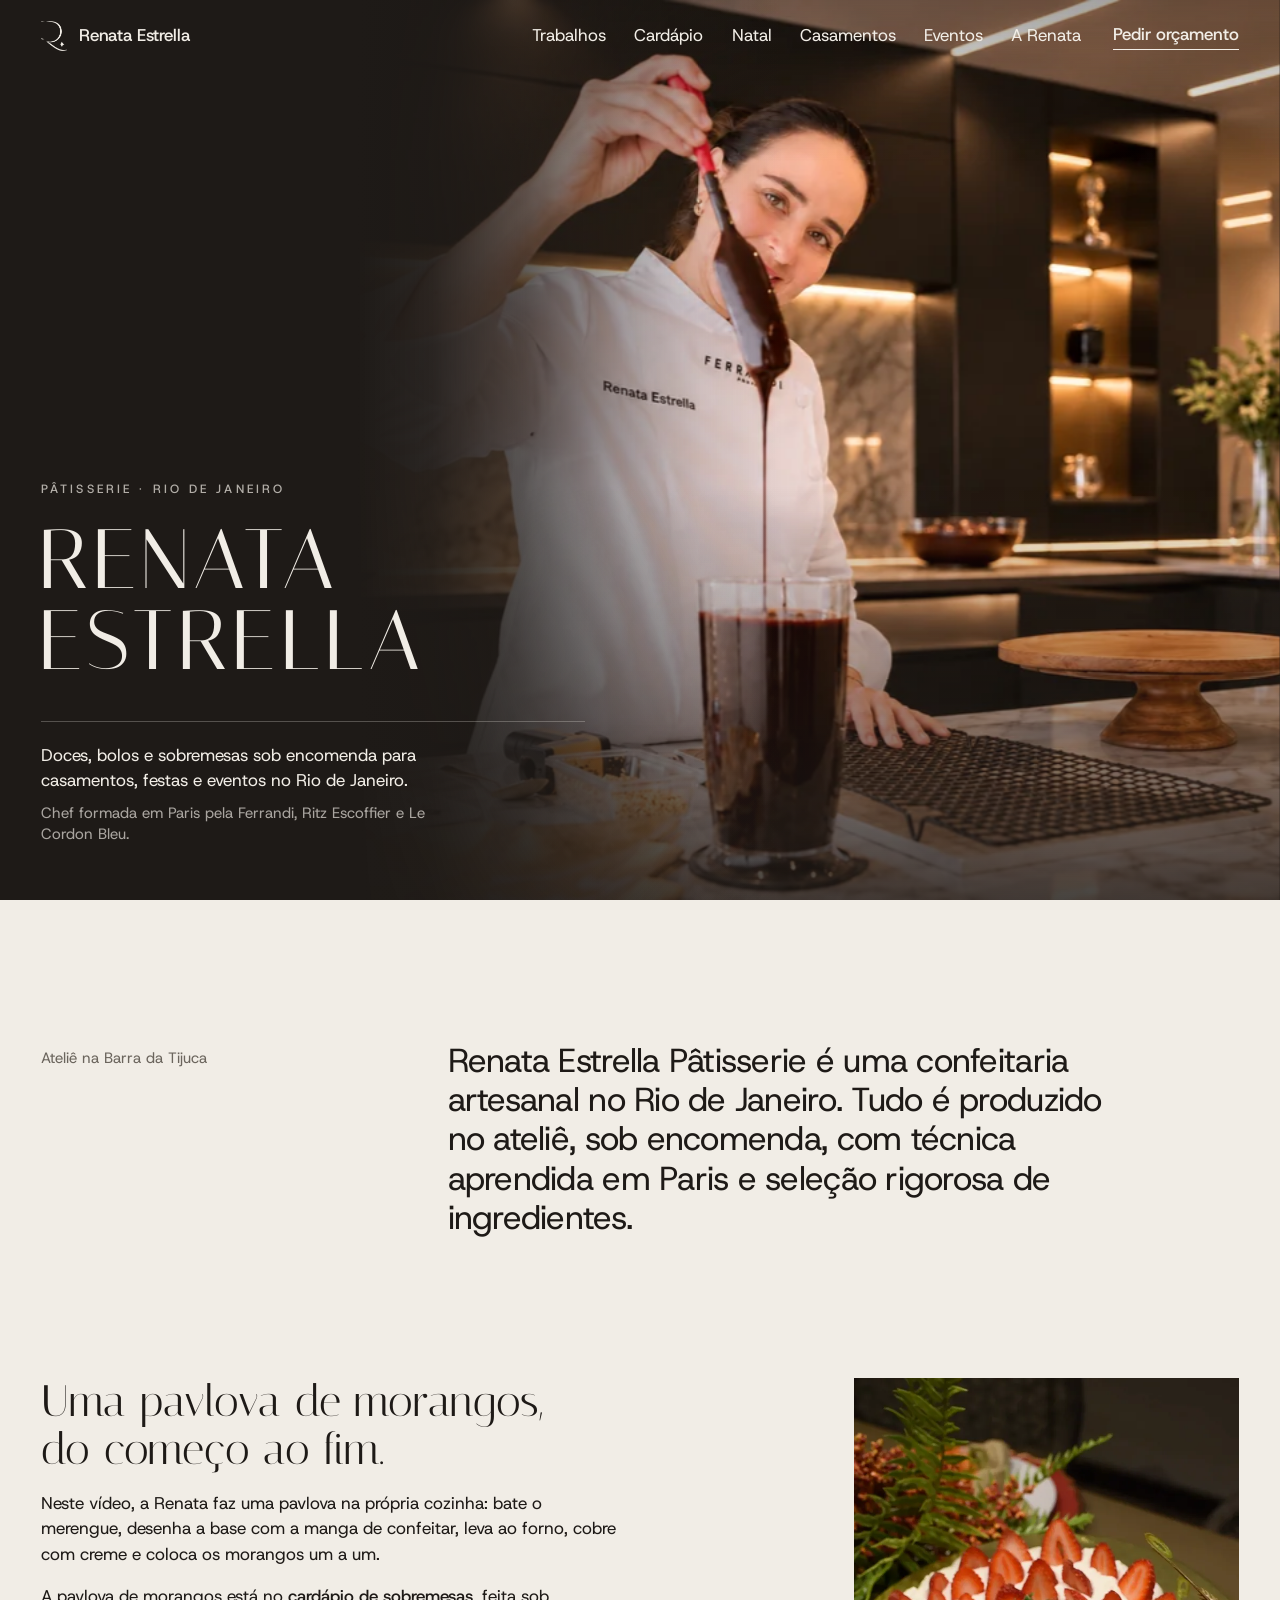
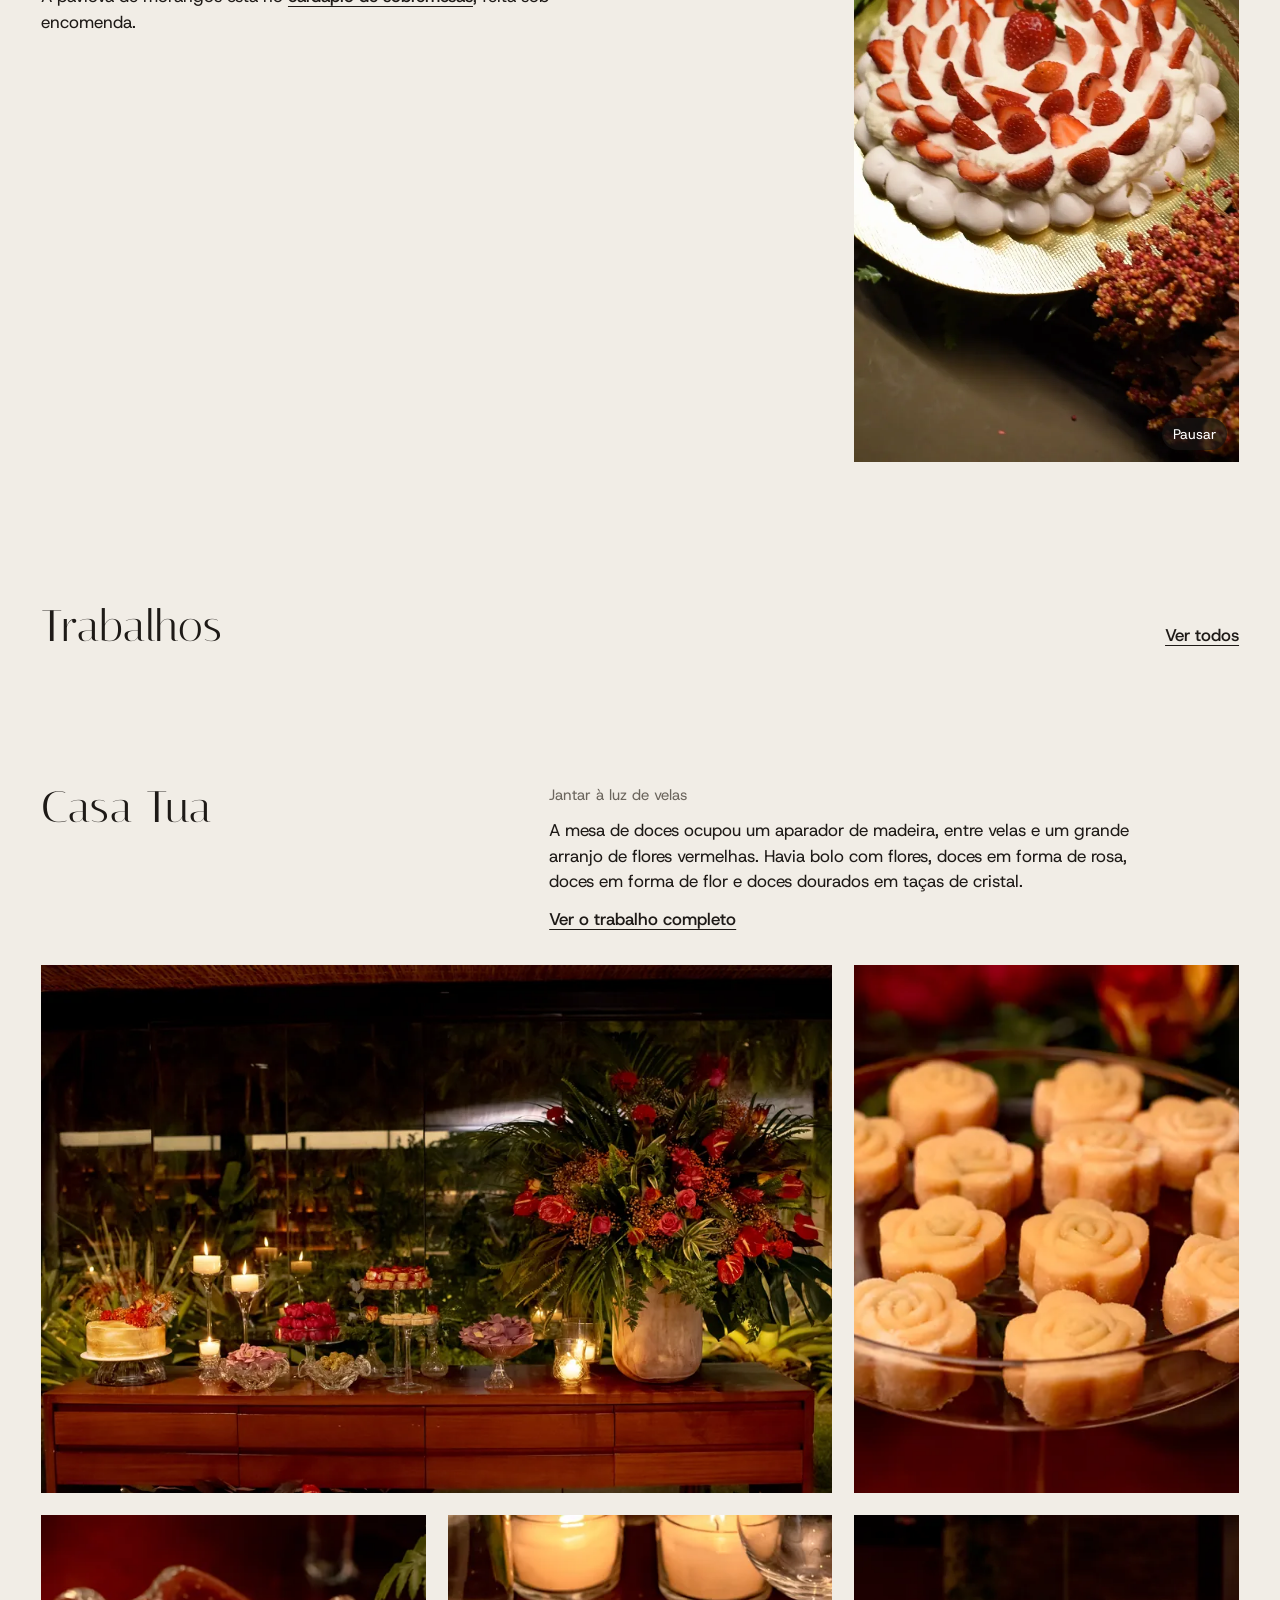
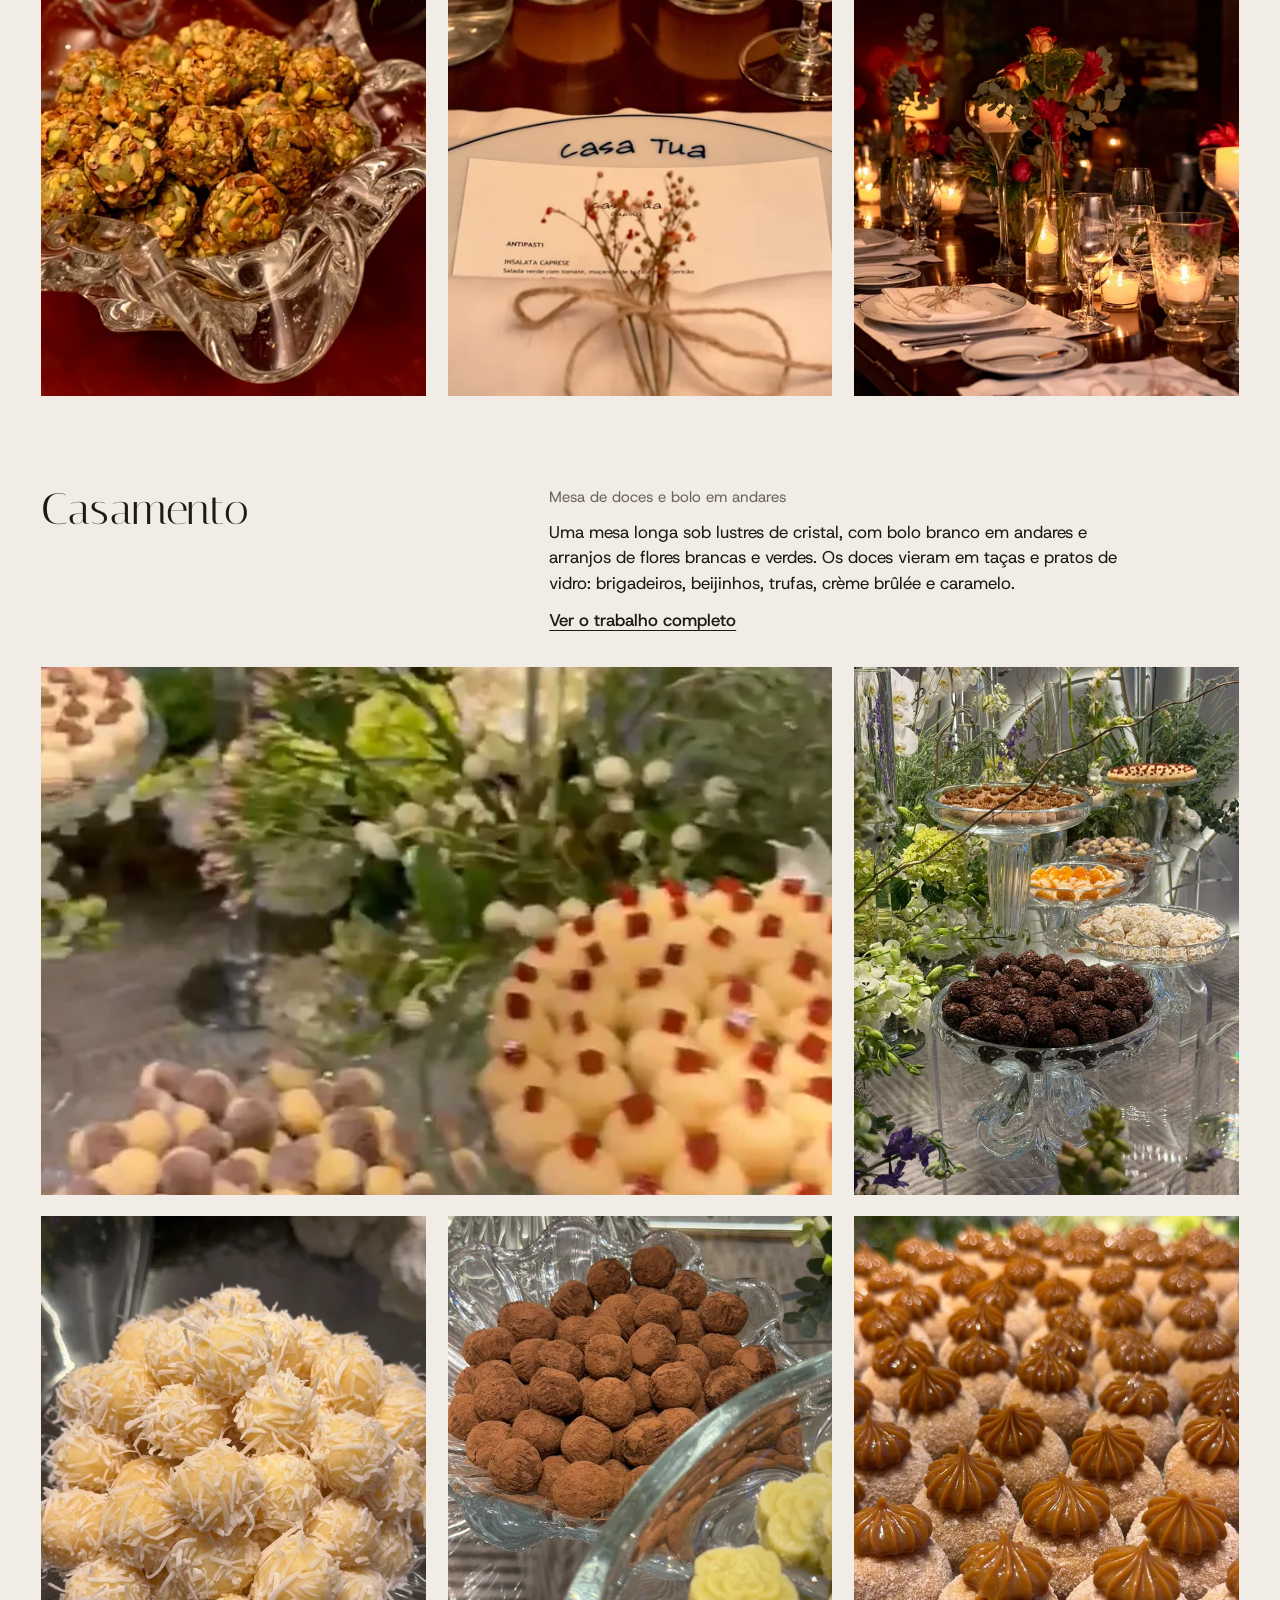
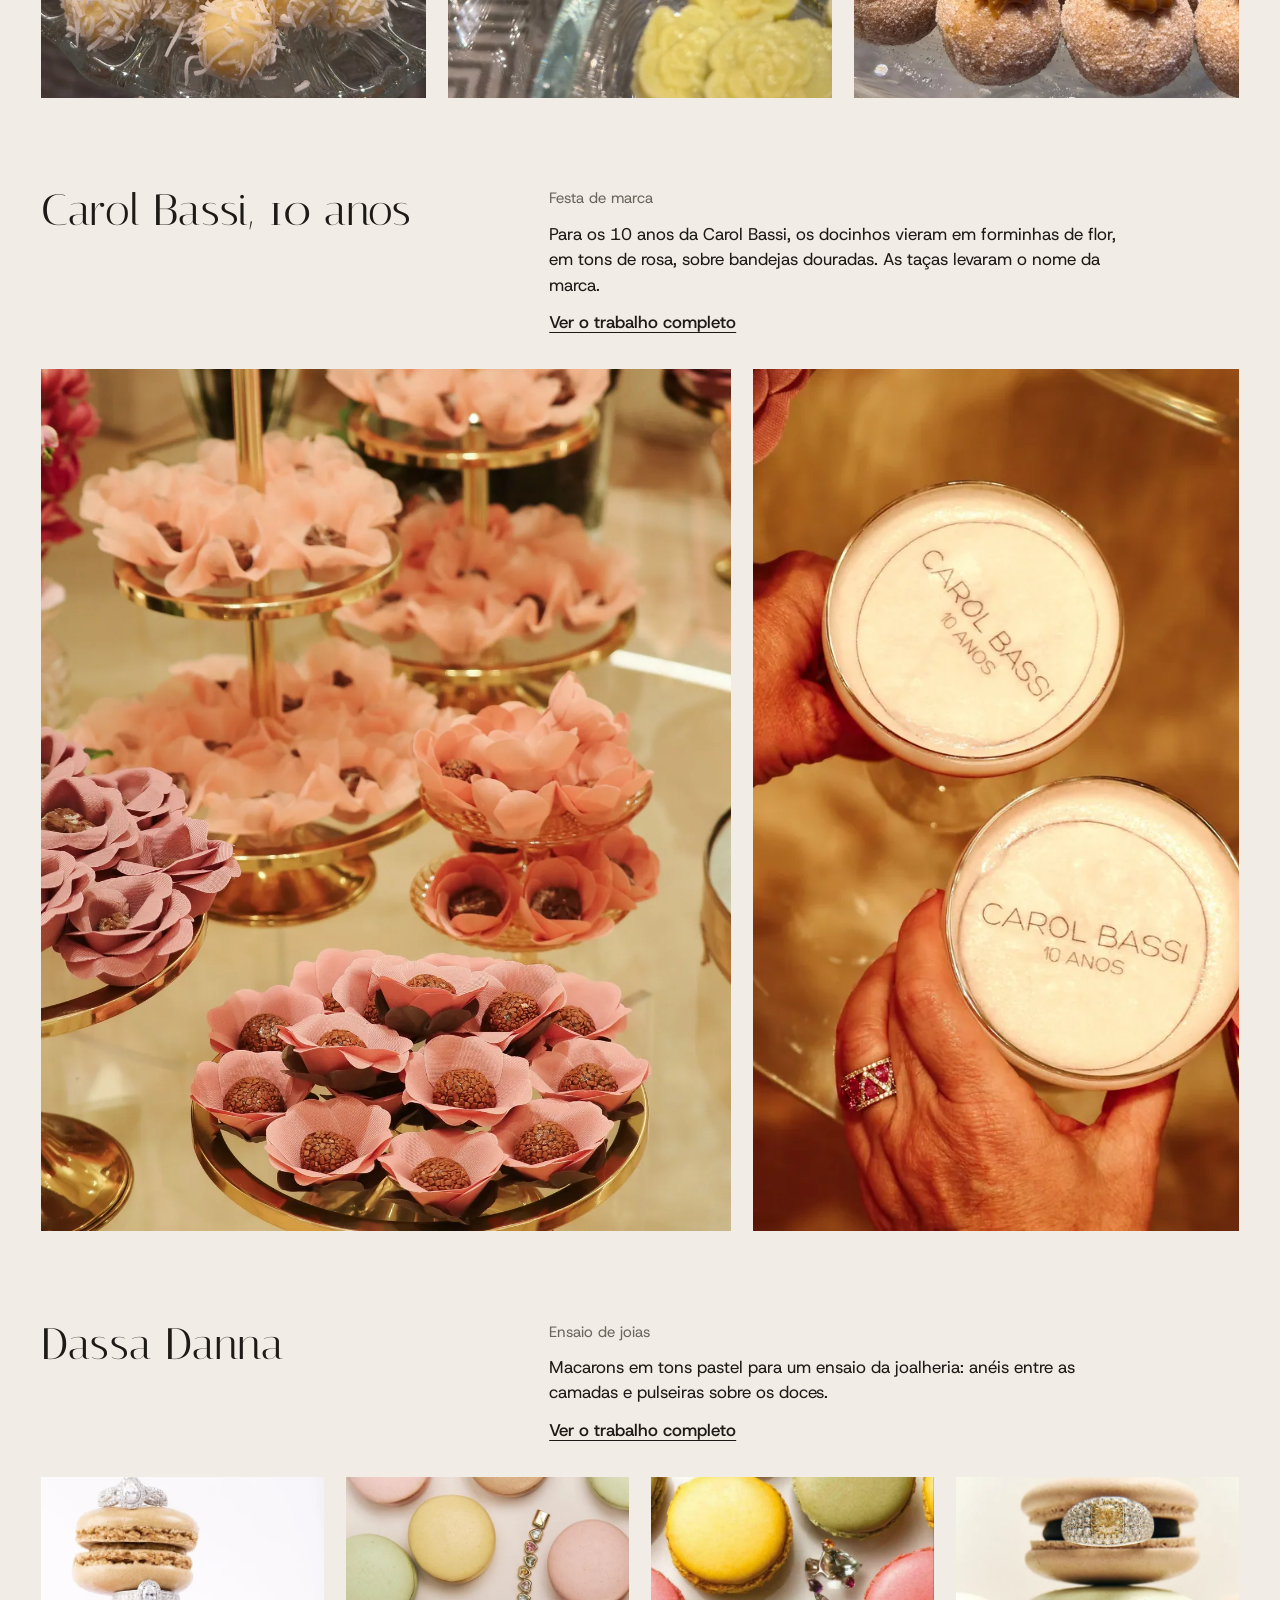
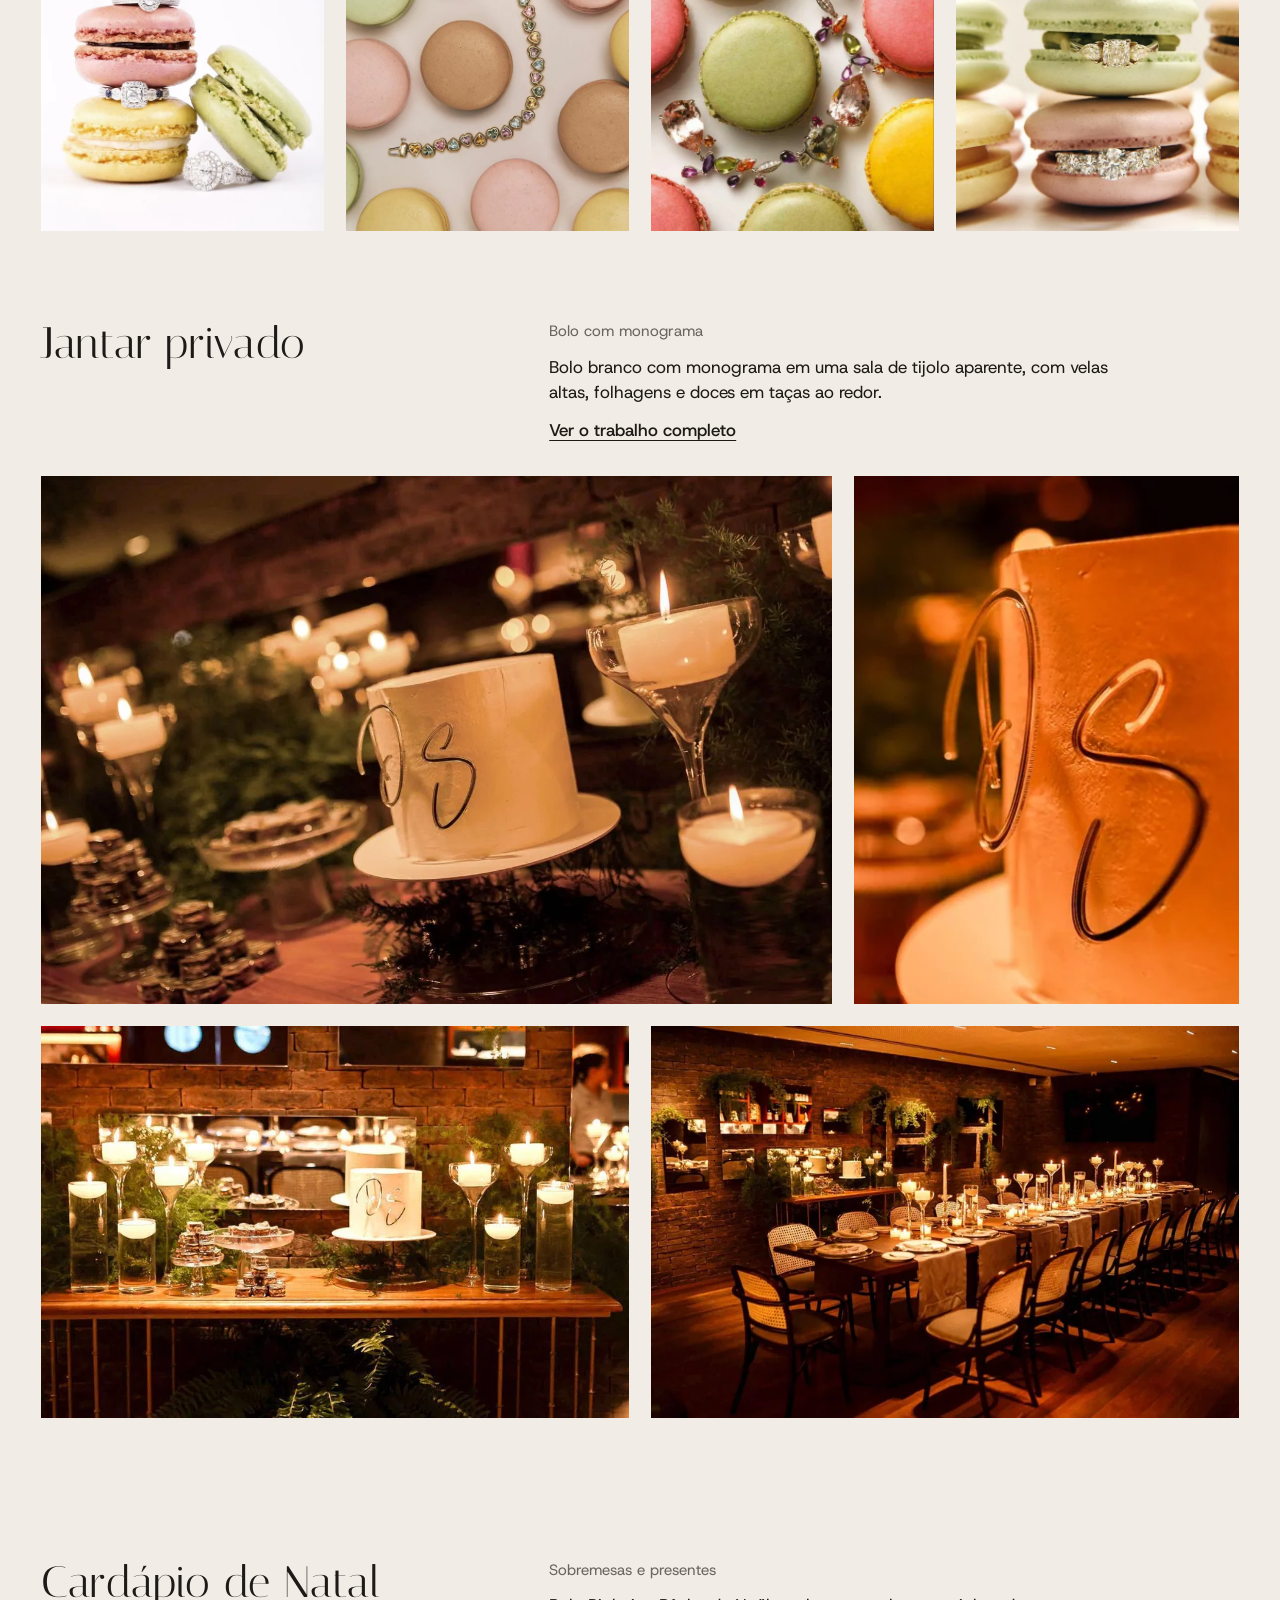
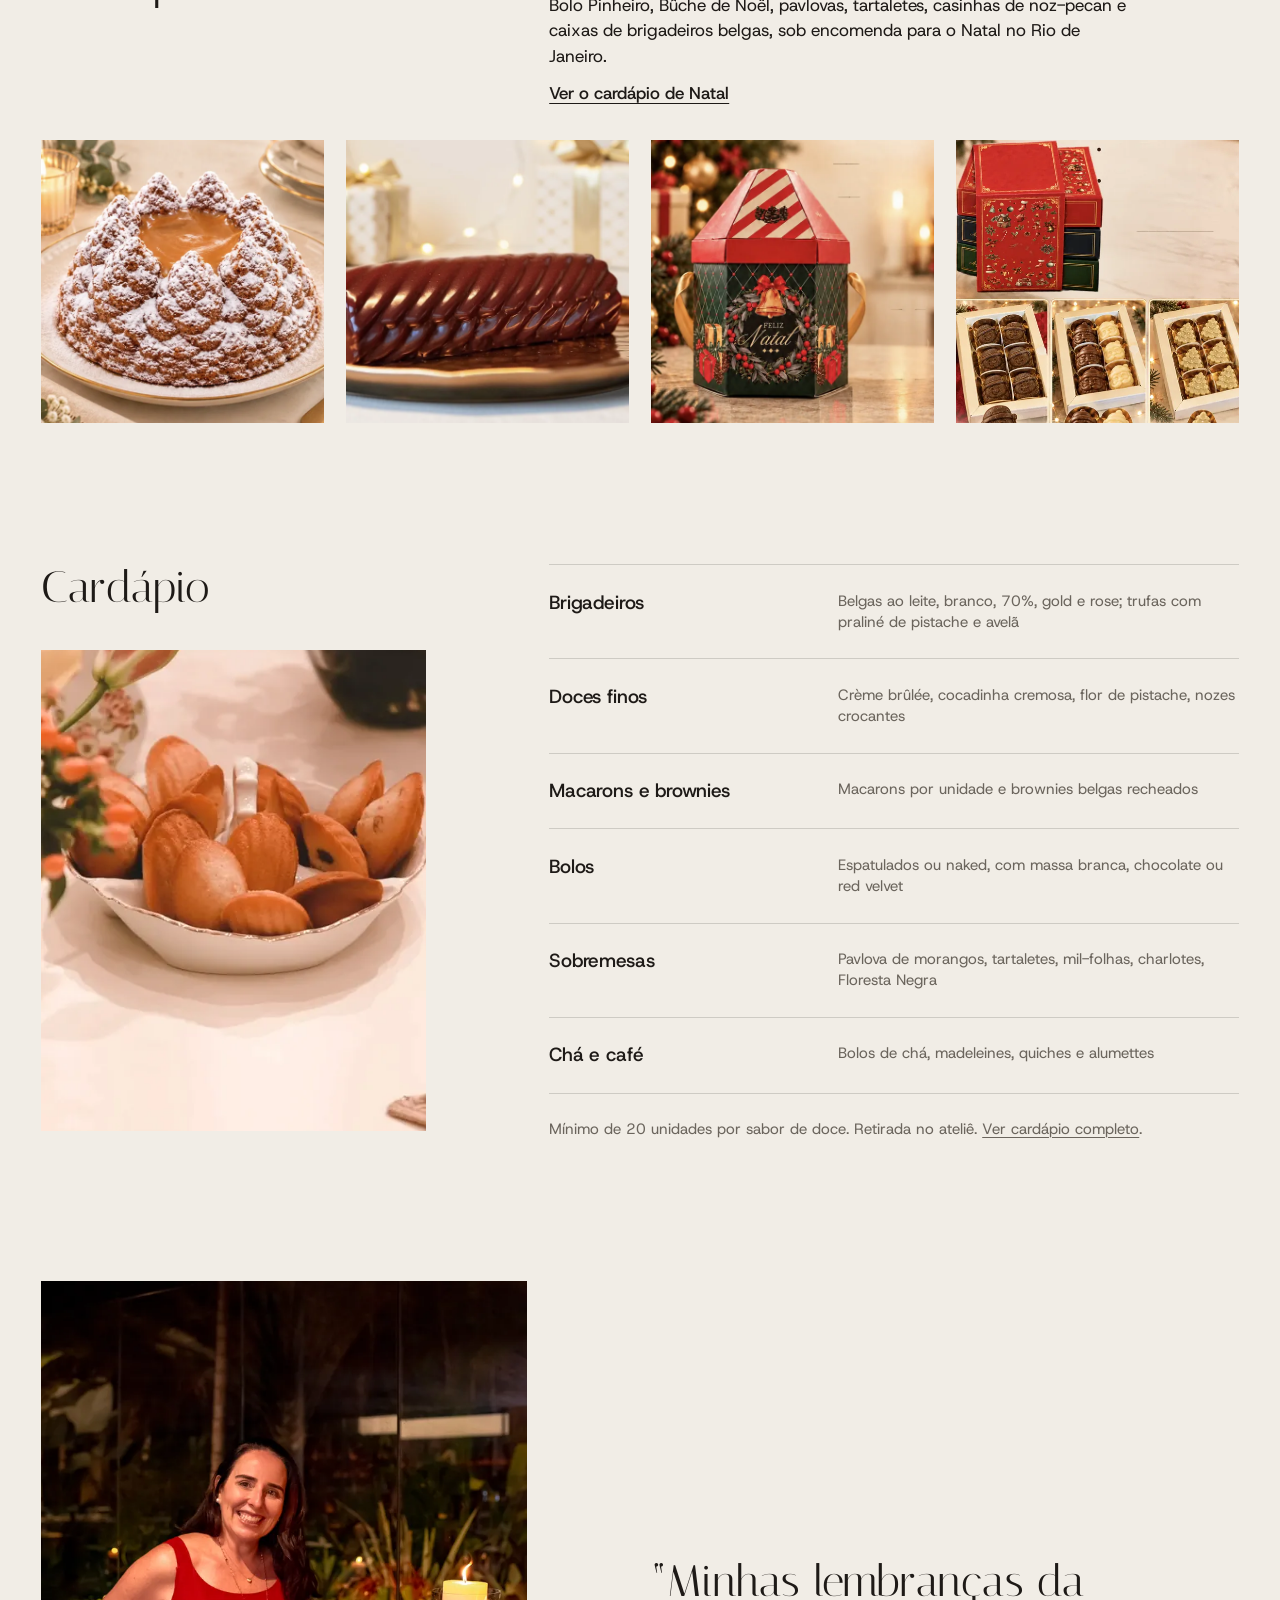
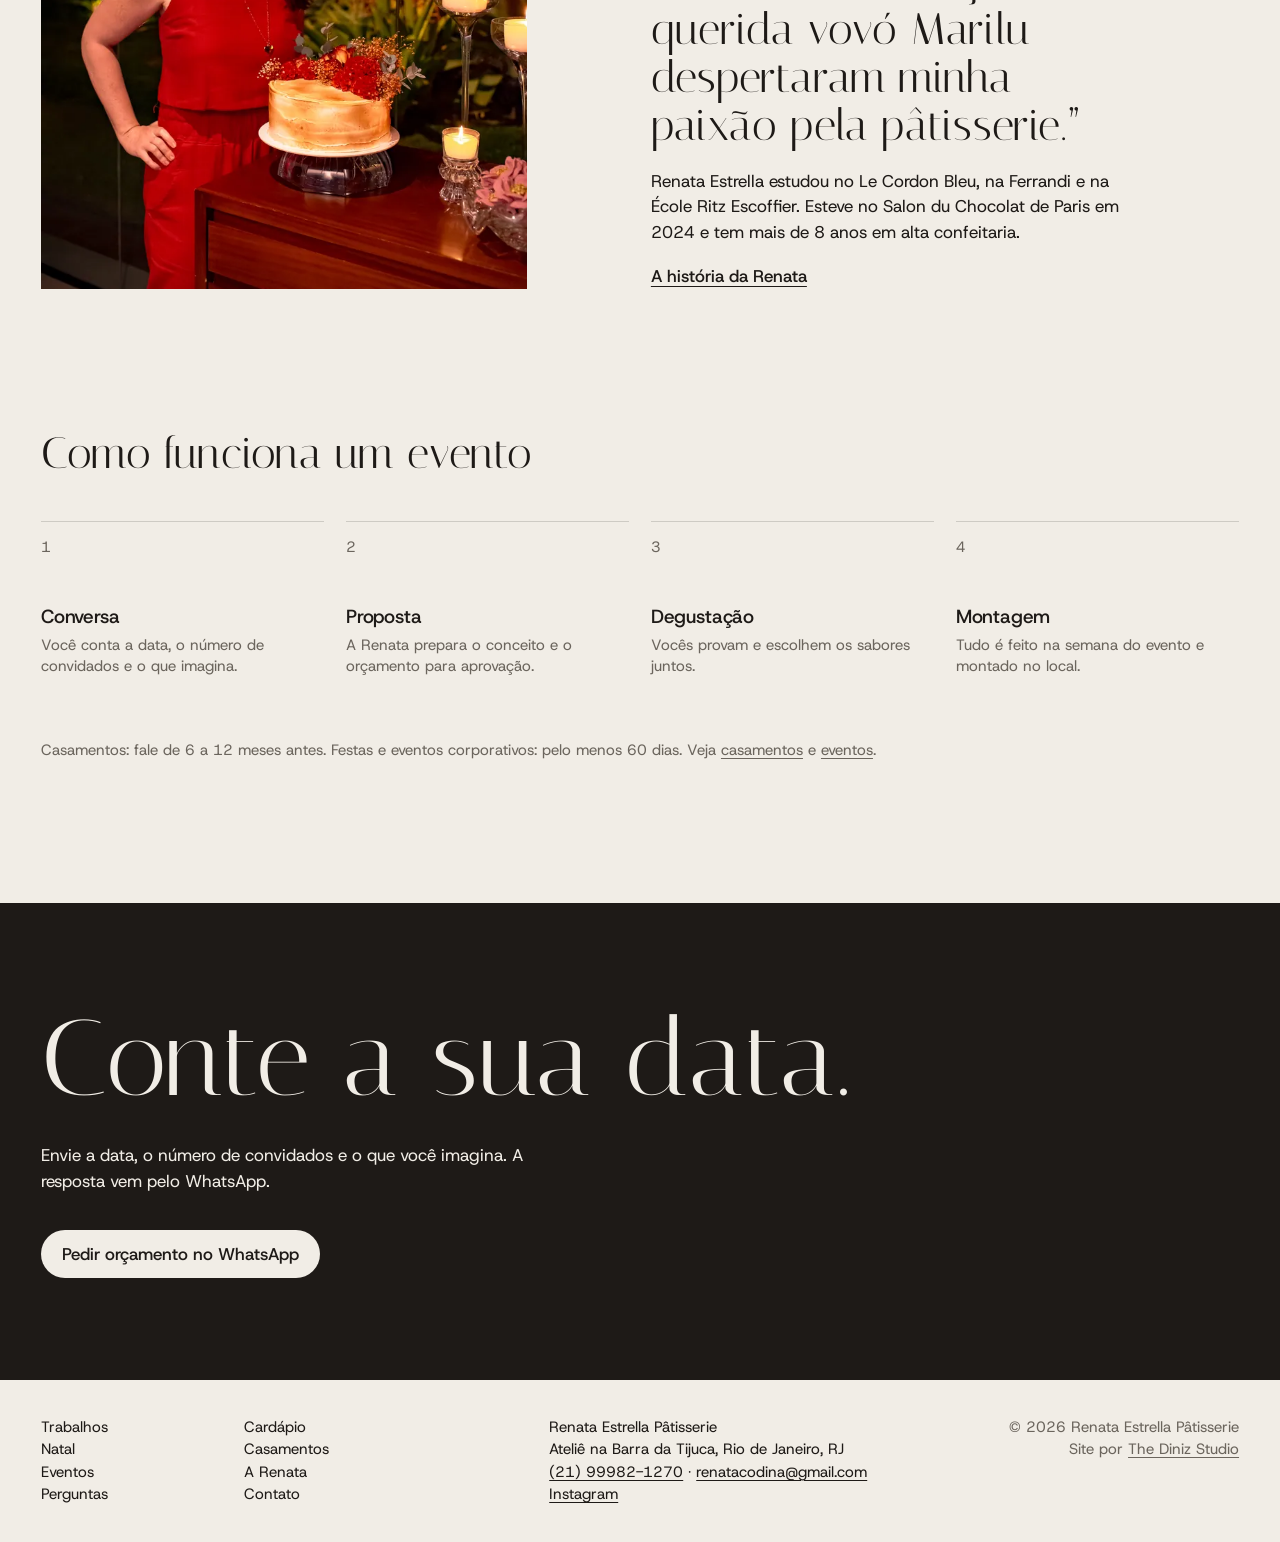
<file: index.html>
<!doctype html>
<html lang="pt-BR">
<head>
<meta charset="utf-8">
<meta name="viewport" content="width=device-width,initial-scale=1">
<title>Renata Estrella Pâtisserie | Bolos e doces sob encomenda no Rio de Janeiro</title>
<meta name="description" content="Confeitaria artesanal na Barra da Tijuca, Rio de Janeiro. Bolos de casamento, mesas de doces, brigadeiros belgas e macarons sob encomenda, pela chef Renata Estrella, formada em Paris.">
<link rel="canonical" href="https://renataestrellapatisserie.com/">
<link rel="alternate" hreflang="pt-BR" href="https://renataestrellapatisserie.com/">
<meta name="robots" content="index,follow,max-snippet:-1,max-image-preview:large,max-video-preview:-1">
<meta name="author" content="Renata Estrella">
<meta name="geo.region" content="BR-RJ"><meta name="geo.placename" content="Rio de Janeiro">
<meta name="theme-color" content="#F1EDE6">
<meta property="og:type" content="website"><meta property="og:locale" content="pt_BR"><meta property="og:site_name" content="Renata Estrella Pâtisserie">
<meta property="og:title" content="Renata Estrella Pâtisserie | Bolos e doces sob encomenda no Rio de Janeiro"><meta property="og:description" content="Confeitaria artesanal na Barra da Tijuca, Rio de Janeiro. Bolos de casamento, mesas de doces, brigadeiros belgas e macarons sob encomenda, pela chef Renata Estrella, formada em Paris."><meta property="og:url" content="https://renataestrellapatisserie.com/">
<meta property="og:image" content="https://renataestrellapatisserie.com/assets/og.jpg"><meta property="og:image:width" content="1200"><meta property="og:image:height" content="630"><meta property="og:image:alt" content="A chef Renata Estrella derramando chocolate em sua cozinha">
<meta name="twitter:card" content="summary_large_image"><meta name="twitter:title" content="Renata Estrella Pâtisserie | Bolos e doces sob encomenda no Rio de Janeiro"><meta name="twitter:description" content="Confeitaria artesanal na Barra da Tijuca, Rio de Janeiro. Bolos de casamento, mesas de doces, brigadeiros belgas e macarons sob encomenda, pela chef Renata Estrella, formada em Paris."><meta name="twitter:image" content="https://renataestrellapatisserie.com/assets/og.jpg">
<link rel="icon" href="/assets/favicon.svg" type="image/svg+xml"><link rel="apple-touch-icon" href="/assets/apple-touch-icon.png">
<link rel="preload" href="/assets/fonts/italiana-latin-400-normal.woff2" as="font" type="font/woff2" crossorigin>
<link rel="preload" href="/assets/fonts/host-grotesk-latin-wght-normal.woff2" as="font" type="font/woff2" crossorigin>
<link rel="preload" as="image" type="image/webp" media="(max-width:860px)" imagesrcset="/assets/img/renata-estrella-chef-patissiere-chocolate-belga-700.webp 700w, /assets/img/renata-estrella-chef-patissiere-chocolate-belga-1100.webp 1100w, /assets/img/renata-estrella-chef-patissiere-chocolate-belga-1462.webp 1462w" imagesizes="100vw" fetchpriority="high">
<link rel="preload" as="image" type="image/webp" media="(min-width:861px)" imagesrcset="/assets/img/renata-estrella-chef-patissiere-chocolate-belga-cozinha-1200.webp 1200w, /assets/img/renata-estrella-chef-patissiere-chocolate-belga-cozinha-1672.webp 1672w" imagesizes="72vw" fetchpriority="high">
<script>document.documentElement.classList.add('js')</script>
<link rel="stylesheet" href="/assets/site.css?v=c3a3ea93">
<script type="application/ld+json">{"@context":"https://schema.org","@graph":[{"@type":["Bakery","LocalBusiness"],"@id":"https://renataestrellapatisserie.com/#negocio","name":"Renata Estrella Pâtisserie","alternateName":"Renata Estrella","url":"https://renataestrellapatisserie.com/","telephone":"+55-21-99982-1270","email":"renatacodina@gmail.com","description":"Confeitaria artesanal sob encomenda no Rio de Janeiro. Bolos, mesas de doces, brigadeiros belgas, macarons e sobremesas para casamentos, festas e eventos corporativos. Ateliê na Barra da Tijuca.","image":"https://renataestrellapatisserie.com/assets/og.jpg","logo":"https://renataestrellapatisserie.com/assets/logo.png","address":{"@type":"PostalAddress","addressLocality":"Rio de Janeiro","addressRegion":"RJ","addressCountry":"BR","streetAddress":"Barra da Tijuca"},"areaServed":[{"@type":"City","name":"Rio de Janeiro"},{"@type":"Country","name":"Brasil"}],"servesCuisine":["Confeitaria","Pâtisserie"],"hasMenu":"https://renataestrellapatisserie.com/cardapio/","paymentAccepted":"Pix, depósito bancário","founder":{"@id":"https://renataestrellapatisserie.com/renata-estrella/#pessoa"},"sameAs":["https://www.instagram.com/renataestrella.patisserie/"],"contactPoint":{"@type":"ContactPoint","telephone":"+55-21-99982-1270","contactType":"customer service","availableLanguage":"Portuguese"}},{"@type":"WebSite","@id":"https://renataestrellapatisserie.com/#site","url":"https://renataestrellapatisserie.com/","name":"Renata Estrella Pâtisserie","inLanguage":"pt-BR","publisher":{"@id":"https://renataestrellapatisserie.com/#negocio"}},{"@type":"Person","@id":"https://renataestrellapatisserie.com/renata-estrella/#pessoa","name":"Renata Estrella","jobTitle":"Chef pâtissière","url":"https://renataestrellapatisserie.com/renata-estrella/","image":"https://renataestrellapatisserie.com/assets/img/renata-estrella-dolma-ferrandi-chocolate-801.webp","alumniOf":[{"@type":"EducationalOrganization","name":"Le Cordon Bleu"},{"@type":"EducationalOrganization","name":"Ferrandi Paris"},{"@type":"EducationalOrganization","name":"École Ritz Escoffier"}],"knowsAbout":["Pâtisserie","Confeitaria","Chocolate belga","Bolos de casamento","Mesas de doces"],"worksFor":{"@id":"https://renataestrellapatisserie.com/#negocio"},"sameAs":["https://www.instagram.com/renataestrella.patisserie/"]},{"@type":"VideoObject","name":"Renata Estrella prepara uma pavlova de morangos","description":"A chef Renata Estrella faz uma pavlova de morangos, do merengue à finalização com morangos frescos.","thumbnailUrl":"https://renataestrellapatisserie.com/assets/video/renata-estrella-pavlova-de-morangos.webp","contentUrl":"https://renataestrellapatisserie.com/assets/video/renata-estrella-pavlova-de-morangos.mp4","uploadDate":"2026-06-08","duration":"PT55S","inLanguage":"pt-BR"},{"@type":"WebPage","@id":"https://renataestrellapatisserie.com/#pagina","url":"https://renataestrellapatisserie.com/","name":"Renata Estrella Pâtisserie","isPartOf":{"@id":"https://renataestrellapatisserie.com/#site"},"about":{"@id":"https://renataestrellapatisserie.com/#negocio"},"primaryImageOfPage":"https://renataestrellapatisserie.com/assets/og.jpg"}]}</script>
</head>
<body>
<a class="skip" href="#conteudo">Pular para o conteúdo</a>
<header class="hd">
  <a class="brand" href="/" aria-label="Renata Estrella Pâtisserie, início"><i></i><span>Renata Estrella</span></a>
  <nav aria-label="Principal"><a href="/trabalhos/">Trabalhos</a><a href="/cardapio/">Cardápio</a><a href="/cardapio-de-natal/">Natal</a><a href="/bolo-de-casamento-rio-de-janeiro/">Casamentos</a><a href="/doces-para-eventos-rio-de-janeiro/">Eventos</a><a href="/renata-estrella/">A Renata</a></nav>
  <a class="hd__cta" href="https://wa.me/5521999821270?text=Ol%C3%A1%2C%20Renata%21%20Gostaria%20de%20um%20or%C3%A7amento%20para%20um%20evento." target="_blank" rel="noopener">Pedir orçamento</a>
  <button class="burger" id="burger" aria-expanded="false" aria-controls="ov">Menu</button>
</header>
<div class="ov" id="ov"><a href="/trabalhos/">Trabalhos</a><a href="/cardapio/">Cardápio</a><a href="/cardapio-de-natal/">Natal</a><a href="/bolo-de-casamento-rio-de-janeiro/">Casamentos</a><a href="/doces-para-eventos-rio-de-janeiro/">Eventos</a><a href="/renata-estrella/">A Renata</a><a href="/perguntas-frequentes/">Perguntas</a><a href="/contato/">Contato</a></div>
<main id="conteudo">
<section class="hero" aria-labelledby="h1">
  <div class="hero__m"><picture><source media="(min-width:861px)" srcset="/assets/img/renata-estrella-chef-patissiere-chocolate-belga-cozinha-1200.webp 1200w, /assets/img/renata-estrella-chef-patissiere-chocolate-belga-cozinha-1672.webp 1672w" sizes="72vw" width="1672" height="941"><img src="/assets/img/renata-estrella-chef-patissiere-chocolate-belga-1100.webp" srcset="/assets/img/renata-estrella-chef-patissiere-chocolate-belga-700.webp 700w, /assets/img/renata-estrella-chef-patissiere-chocolate-belga-1100.webp 1100w, /assets/img/renata-estrella-chef-patissiere-chocolate-belga-1462.webp 1462w" sizes="100vw" width="1462" height="1453" fetchpriority="high" alt="A chef Renata Estrella, de dólmã branco, derrama chocolate de uma espátula em sua cozinha"></picture></div>
  <div class="hero__c">
    <p class="hero__k">Pâtisserie <span aria-hidden="true">·</span> Rio de Janeiro</p>
    <p class="wm" aria-label="Renata Estrella"><span aria-hidden="true">Renata</span> <span aria-hidden="true">Estrella</span></p>
    <div class="hero__f">
      <h1 id="h1">Doces, bolos e sobremesas sob encomenda para casamentos, festas e eventos no Rio de Janeiro.</h1>
      <p class="hero__p">Chef formada em Paris pela Ferrandi, Ritz Escoffier e Le Cordon Bleu.</p>
    </div>
  </div>
</section>

<section class="intro sect grid" aria-label="Sobre o ateliê">
  <p class="intro__l m-mute">Ateliê na Barra da Tijuca</p>
  <p data-r>Renata Estrella Pâtisserie é uma confeitaria artesanal no Rio de Janeiro. Tudo é produzido no ateliê, sob encomenda, com técnica aprendida em Paris e seleção rigorosa de ingredientes.</p>
</section>

<section class="film sect grid" aria-labelledby="film">
  <div class="film__t" data-r>
    <h2 id="film">Uma pavlova de morangos, do começo ao fim.</h2>
    <p>Neste vídeo, a Renata faz uma pavlova na própria cozinha: bate o merengue, desenha a base com a manga de confeitar, leva ao forno, cobre com creme e coloca os morangos um a um.</p>
    <p>A pavlova de morangos está no <a href="/cardapio/#sobremesas">cardápio de sobremesas</a>, feita sob encomenda.</p>
  </div>
  <figure class="film__v" data-r><video data-auto muted loop playsinline preload="none" width="720" height="1280" poster="/assets/video/renata-estrella-pavlova-de-morangos.webp" aria-label="Renata Estrella preparando uma pavlova de morangos, do merengue ao prato"><source src="/assets/video/renata-estrella-pavlova-de-morangos.mp4" type="video/mp4"></video><button class="vbtn" type="button">Pausar</button></figure>
</section>

<section class="sect" aria-labelledby="trab">
  <div class="sh"><h2 id="trab">Trabalhos</h2><a class="more" href="/trabalhos/">Ver todos</a></div>
  <article class="ev" id="casa-tua">
    <div class="ev__h grid" data-r><h3>Casa Tua</h3><div class="ev__t"><p class="ev__tag">Jantar à luz de velas</p><p>A mesa de doces ocupou um aparador de madeira, entre velas e um grande arranjo de flores vermelhas. Havia bolo com flores, doces em forma de rosa, doces em forma de flor e doces dourados em taças de cristal.</p><a class="more" href="/trabalhos/#casa-tua">Ver o trabalho completo</a></div></div>
    <div class="ev__m"><figure class="x8 l32" data-r><img src="/assets/img/aparador-doces-flores-casa-tua-1600.webp" srcset="/assets/img/aparador-doces-flores-casa-tua-1000.webp 1000w, /assets/img/aparador-doces-flores-casa-tua-1600.webp 1600w, /assets/img/aparador-doces-flores-casa-tua-2400.webp 2400w" sizes="(max-width:760px) 100vw, 66vw" width="5460" height="3645" loading="lazy" decoding="async" alt="Aparador com doces, velas e arranjo de flores vermelhas no jantar Casa Tua"></figure><figure class="x4 f" data-r><img src="/assets/img/doces-em-forma-de-rosa-prato-de-vidro-1400.webp" srcset="/assets/img/doces-em-forma-de-rosa-prato-de-vidro-800.webp 800w, /assets/img/doces-em-forma-de-rosa-prato-de-vidro-1400.webp 1400w, /assets/img/doces-em-forma-de-rosa-prato-de-vidro-2200.webp 2200w" sizes="(max-width:760px) 100vw, 33vw" width="5410" height="3611" loading="lazy" decoding="async" alt="Doces artesanais em forma de rosa em um prato de vidro"></figure><figure class="x4 p45" data-r><img src="/assets/img/doces-dourados-taca-de-cristal-1400.webp" srcset="/assets/img/doces-dourados-taca-de-cristal-800.webp 800w, /assets/img/doces-dourados-taca-de-cristal-1400.webp 1400w, /assets/img/doces-dourados-taca-de-cristal-2200.webp 2200w" sizes="(max-width:760px) 100vw, 33vw" width="5455" height="3642" loading="lazy" decoding="async" alt="Doces dourados em uma taça de cristal"></figure><figure class="x4 p45" data-r><img src="/assets/img/cartao-de-lugar-casa-tua-1400.webp" srcset="/assets/img/cartao-de-lugar-casa-tua-800.webp 800w, /assets/img/cartao-de-lugar-casa-tua-1400.webp 1400w, /assets/img/cartao-de-lugar-casa-tua-2000.webp 2000w" sizes="(max-width:760px) 100vw, 33vw" width="5870" height="3919" loading="lazy" decoding="async" alt="Cartão Casa Tua sobre o prato, com flores secas"></figure><figure class="x4 p45" data-r><img src="/assets/img/mesa-jantar-casa-tua-velas-1600.webp" srcset="/assets/img/mesa-jantar-casa-tua-velas-1000.webp 1000w, /assets/img/mesa-jantar-casa-tua-velas-1600.webp 1600w, /assets/img/mesa-jantar-casa-tua-velas-2400.webp 2400w" sizes="(max-width:760px) 100vw, 33vw" width="5887" height="3930" loading="lazy" decoding="async" alt="Mesa posta com velas e flores vermelhas no jantar Casa Tua"></figure></div>
  </article><article class="ev" id="casamento">
    <div class="ev__h grid" data-r><h3>Casamento</h3><div class="ev__t"><p class="ev__tag">Mesa de doces e bolo em andares</p><p>Uma mesa longa sob lustres de cristal, com bolo branco em andares e arranjos de flores brancas e verdes. Os doces vieram em taças e pratos de vidro: brigadeiros, beijinhos, trufas, crème brûlée e caramelo.</p><a class="more" href="/trabalhos/#casamento">Ver o trabalho completo</a></div></div>
    <div class="ev__m"><figure class="x8 l169" data-r><video data-auto muted loop playsinline preload="none" width="1024" height="576" poster="/assets/video/mesa-de-doces-casamento.webp" aria-label="Vídeo da mesa de doces de um casamento: brigadeiros, beijinhos e flores brancas"><source src="/assets/video/mesa-de-doces-casamento.mp4" type="video/mp4"></video></figure><figure class="x4 f" data-r><img src="/assets/img/flores-e-doces-casamento-1000.webp" srcset="/assets/img/flores-e-doces-casamento-600.webp 600w, /assets/img/flores-e-doces-casamento-1000.webp 1000w" sizes="(max-width:760px) 100vw, 33vw" width="1200" height="1600" loading="lazy" decoding="async" alt="Doces em taças de vidro entre flores brancas e verdes"></figure><figure class="x4 p45" data-r><img src="/assets/img/beijinhos-casamento-1000.webp" srcset="/assets/img/beijinhos-casamento-600.webp 600w, /assets/img/beijinhos-casamento-1000.webp 1000w" sizes="(max-width:760px) 100vw, 33vw" width="1200" height="1600" loading="lazy" decoding="async" alt="Beijinhos de coco em um prato de vidro"></figure><figure class="x4 p45" data-r><img src="/assets/img/trufas-de-chocolate-casamento-1000.webp" srcset="/assets/img/trufas-de-chocolate-casamento-600.webp 600w, /assets/img/trufas-de-chocolate-casamento-1000.webp 1000w" sizes="(max-width:760px) 100vw, 33vw" width="1200" height="1600" loading="lazy" decoding="async" alt="Trufas de chocolate polvilhadas com cacau"></figure><figure class="x4 p45" data-r><img src="/assets/img/doces-de-caramelo-casamento-1000.webp" srcset="/assets/img/doces-de-caramelo-casamento-600.webp 600w, /assets/img/doces-de-caramelo-casamento-1000.webp 1000w" sizes="(max-width:760px) 100vw, 33vw" width="1200" height="1600" loading="lazy" decoding="async" alt="Doces de caramelo em fileiras"></figure></div>
  </article><article class="ev" id="carol-bassi">
    <div class="ev__h grid" data-r><h3>Carol Bassi, 10 anos</h3><div class="ev__t"><p class="ev__tag">Festa de marca</p><p>Para os 10 anos da Carol Bassi, os docinhos vieram em forminhas de flor, em tons de rosa, sobre bandejas douradas. As taças levaram o nome da marca.</p><a class="more" href="/trabalhos/#carol-bassi">Ver o trabalho completo</a></div></div>
    <div class="ev__m"><figure class="x7 p45" data-r><img src="/assets/img/doces-flor-carol-bassi-10-anos-1200.webp" srcset="/assets/img/doces-flor-carol-bassi-10-anos-700.webp 700w, /assets/img/doces-flor-carol-bassi-10-anos-1200.webp 1200w, /assets/img/doces-flor-carol-bassi-10-anos-1800.webp 1800w" sizes="(max-width:760px) 100vw, 58vw" width="2774" height="4160" loading="lazy" decoding="async" alt="Docinhos em forminhas de flor em bandejas douradas, festa de 10 anos Carol Bassi"></figure><figure class="x5 f" data-r><img src="/assets/img/taca-personalizada-carol-bassi-10-anos-1200.webp" srcset="/assets/img/taca-personalizada-carol-bassi-10-anos-700.webp 700w, /assets/img/taca-personalizada-carol-bassi-10-anos-1200.webp 1200w, /assets/img/taca-personalizada-carol-bassi-10-anos-1800.webp 1800w" sizes="(max-width:760px) 100vw, 42vw" width="2774" height="4160" loading="lazy" decoding="async" alt="Taças personalizadas com o logo Carol Bassi 10 anos"></figure></div>
  </article><article class="ev" id="dassa-danna">
    <div class="ev__h grid" data-r><h3>Dassa Danna</h3><div class="ev__t"><p class="ev__tag">Ensaio de joias</p><p>Macarons em tons pastel para um ensaio da joalheria: anéis entre as camadas e pulseiras sobre os doces.</p><a class="more" href="/trabalhos/#dassa-danna">Ver o trabalho completo</a></div></div>
    <div class="ev__m"><figure class="x3 p45" data-r><img src="/assets/img/macarons-e-joias-dassa-danna-852.webp" srcset="/assets/img/macarons-e-joias-dassa-danna-600.webp 600w, /assets/img/macarons-e-joias-dassa-danna-852.webp 852w" sizes="(max-width:760px) 50vw, 25vw" width="852" height="1280" loading="lazy" decoding="async" alt="Pilha de macarons com anéis de diamante"></figure><figure class="x3 p45" data-r><img src="/assets/img/macarons-pastel-pulseira-dassa-danna-1024.webp" srcset="/assets/img/macarons-pastel-pulseira-dassa-danna-600.webp 600w, /assets/img/macarons-pastel-pulseira-dassa-danna-1024.webp 1024w" sizes="(max-width:760px) 50vw, 25vw" width="1024" height="1280" loading="lazy" decoding="async" alt="Macarons em tons pastel com uma pulseira de pedras"></figure><figure class="x3 p45" data-r><img src="/assets/img/macarons-e-joias-coloridas-dassa-danna-736.webp" srcset="/assets/img/macarons-e-joias-coloridas-dassa-danna-600.webp 600w, /assets/img/macarons-e-joias-coloridas-dassa-danna-736.webp 736w" sizes="(max-width:760px) 50vw, 25vw" width="736" height="944" loading="lazy" decoding="async" alt="Macarons coloridos com joias de pedras"></figure><figure class="x3 p45" data-r><img src="/assets/img/macarons-e-aneis-dassa-danna-853.webp" srcset="/assets/img/macarons-e-aneis-dassa-danna-600.webp 600w, /assets/img/macarons-e-aneis-dassa-danna-853.webp 853w" sizes="(max-width:760px) 50vw, 25vw" width="853" height="1280" loading="lazy" decoding="async" alt="Macarons empilhados com anéis"></figure></div>
  </article><article class="ev" id="jantar-privado">
    <div class="ev__h grid" data-r><h3>Jantar privado</h3><div class="ev__t"><p class="ev__tag">Bolo com monograma</p><p>Bolo branco com monograma em uma sala de tijolo aparente, com velas altas, folhagens e doces em taças ao redor.</p><a class="more" href="/trabalhos/#jantar-privado">Ver o trabalho completo</a></div></div>
    <div class="ev__m"><figure class="x8 l32" data-r><img src="/assets/img/bolo-monograma-jantar-privado-1280.webp" srcset="/assets/img/bolo-monograma-jantar-privado-800.webp 800w, /assets/img/bolo-monograma-jantar-privado-1280.webp 1280w" sizes="(max-width:760px) 100vw, 66vw" width="1280" height="852" loading="lazy" decoding="async" alt="Bolo branco com monograma entre velas"></figure><figure class="x4 f" data-r><img src="/assets/img/monograma-bolo-detalhe-1280.webp" srcset="/assets/img/monograma-bolo-detalhe-800.webp 800w, /assets/img/monograma-bolo-detalhe-1280.webp 1280w" sizes="(max-width:760px) 100vw, 33vw" width="1280" height="852" loading="lazy" decoding="async" alt="Detalhe do monograma no bolo"></figure><figure class="x6 l32" data-r><img src="/assets/img/bolo-monograma-velas-jantar-1118.webp" srcset="/assets/img/bolo-monograma-velas-jantar-800.webp 800w, /assets/img/bolo-monograma-velas-jantar-1118.webp 1118w" sizes="(max-width:760px) 100vw, 50vw" width="1118" height="745" loading="lazy" decoding="async" alt="Bolo e doces entre velas altas em uma sala de tijolo aparente"></figure><figure class="x6 l32" data-r><img src="/assets/img/jantar-privado-mesa-longa-1280.webp" srcset="/assets/img/jantar-privado-mesa-longa-800.webp 800w, /assets/img/jantar-privado-mesa-longa-1280.webp 1280w" sizes="(max-width:760px) 100vw, 50vw" width="1280" height="852" loading="lazy" decoding="async" alt="Mesa longa posta para um jantar privado"></figure></div>
  </article>
</section>

<section class="nt sect" aria-labelledby="natal">
  <div class="ev__h grid" data-r><h2 id="natal">Cardápio de Natal</h2><div class="ev__t"><p class="ev__tag">Sobremesas e presentes</p><p>Bolo Pinheiro, Bûche de Noël, pavlovas, tartaletes, casinhas de noz-pecan e caixas de brigadeiros belgas, sob encomenda para o Natal no Rio de Janeiro.</p><a class="more" href="/cardapio-de-natal/">Ver o cardápio de Natal</a></div></div>
  <div class="ev__m"><figure class="x3 s11" data-r><img src="/assets/img/natal-bolo-pinheiro-1000.webp" srcset="/assets/img/natal-bolo-pinheiro-600.webp 600w, /assets/img/natal-bolo-pinheiro-1000.webp 1000w" sizes="(max-width:760px) 50vw, 25vw" width="1350" height="1632" loading="lazy" decoding="async" alt="Bolo Pinheiro de Natal com açúcar de confeiteiro e calda"></figure><figure class="x3 s11" data-r><img src="/assets/img/natal-buche-de-noel-1000.webp" srcset="/assets/img/natal-buche-de-noel-600.webp 600w, /assets/img/natal-buche-de-noel-1000.webp 1000w" sizes="(max-width:760px) 50vw, 25vw" width="1350" height="1308" loading="lazy" decoding="async" alt="Bûche de Noël coberta de chocolate"></figure><figure class="x3 s11" data-r><img src="/assets/img/presente-natal-casinha-single-noz-pecan-1000.webp" srcset="/assets/img/presente-natal-casinha-single-noz-pecan-600.webp 600w, /assets/img/presente-natal-casinha-single-noz-pecan-1000.webp 1000w" sizes="(max-width:760px) 50vw, 25vw" width="1350" height="1368" loading="lazy" decoding="async" alt="Casinha de Natal com noz-pecan caramelizada"></figure><figure class="x3 s11" data-r><img src="/assets/img/presente-natal-caixas-trilogia-1000.webp" srcset="/assets/img/presente-natal-caixas-trilogia-600.webp 600w, /assets/img/presente-natal-caixas-trilogia-1000.webp 1000w" sizes="(max-width:760px) 50vw, 25vw" width="1350" height="1272" loading="lazy" decoding="async" alt="Caixas trilogia com brigadeiros belgas em formato de Natal"></figure></div>
</section>

<section class="sect grid" aria-labelledby="card">
  <div class="mn__l" data-r>
    <h2 id="card">Cardápio</h2>
    <figure><video data-auto muted loop playsinline preload="none" width="464" height="832" poster="/assets/video/madeleine-com-chocolate.webp" aria-label="Madeleine aberta com as mãos, com recheio de chocolate"><source src="/assets/video/madeleine-com-chocolate.mp4" type="video/mp4"></video></figure>
  </div>
  <div class="mn__r" data-r>
    <a class="row" href="/cardapio/#brigadeiros"><h3>Brigadeiros</h3><p>Belgas ao leite, branco, 70%, gold e rose; trufas com praliné de pistache e avelã</p></a><a class="row" href="/cardapio/#doces"><h3>Doces finos</h3><p>Crème brûlée, cocadinha cremosa, flor de pistache, nozes crocantes</p></a><a class="row" href="/cardapio/#macarons-e-brownies"><h3>Macarons e brownies</h3><p>Macarons por unidade e brownies belgas recheados</p></a><a class="row" href="/cardapio/#bolos"><h3>Bolos</h3><p>Espatulados ou naked, com massa branca, chocolate ou red velvet</p></a><a class="row" href="/cardapio/#sobremesas"><h3>Sobremesas</h3><p>Pavlova de morangos, tartaletes, mil-folhas, charlotes, Floresta Negra</p></a><a class="row" href="/cardapio/#cha-e-cafe"><h3>Chá e café</h3><p>Bolos de chá, madeleines, quiches e alumettes</p></a>
    <p class="mn__n">Mínimo de 20 unidades por sabor de doce. Retirada no ateliê. <a href="/cardapio/">Ver cardápio completo</a>.</p>
  </div>
</section>

<section class="rn sect grid" aria-labelledby="ren">
  <figure data-r><img src="/assets/img/renata-estrella-chef-patissiere-mesa-de-doces-1100.webp" srcset="/assets/img/renata-estrella-chef-patissiere-mesa-de-doces-700.webp 700w, /assets/img/renata-estrella-chef-patissiere-mesa-de-doces-1100.webp 1100w, /assets/img/renata-estrella-chef-patissiere-mesa-de-doces-1600.webp 1600w" sizes="(max-width:760px) 100vw, 42vw" width="3640" height="5452" loading="lazy" decoding="async" alt="Renata Estrella de vermelho ao lado de um bolo em uma mesa de doces à noite"></figure>
  <div class="rn__t" data-r>
    <h2 id="ren">“Minhas lembranças da querida vovó Marilu despertaram minha paixão pela pâtisserie.”</h2>
    <p>Renata Estrella estudou no Le Cordon Bleu, na Ferrandi e na École Ritz Escoffier. Esteve no Salon du Chocolat de Paris em 2024 e tem mais de 8 anos em alta confeitaria.</p>
    <a class="more" href="/renata-estrella/">A história da Renata</a>
  </div>
</section>

<section class="sect" aria-labelledby="como">
  <div class="sh"><h2 id="como">Como funciona um evento</h2></div>
  <ol class="st grid">
    <li data-r><span>1</span><h3>Conversa</h3><p>Você conta a data, o número de convidados e o que imagina.</p></li>
    <li data-r><span>2</span><h3>Proposta</h3><p>A Renata prepara o conceito e o orçamento para aprovação.</p></li>
    <li data-r><span>3</span><h3>Degustação</h3><p>Vocês provam e escolhem os sabores juntos.</p></li>
    <li data-r><span>4</span><h3>Montagem</h3><p>Tudo é feito na semana do evento e montado no local.</p></li>
    <li class="st__n" style="border:0;padding:0;grid-column:1/-1">Casamentos: fale de 6 a 12 meses antes. Festas e eventos corporativos: pelo menos 60 dias. Veja <a href="/bolo-de-casamento-rio-de-janeiro/">casamentos</a> e <a href="/doces-para-eventos-rio-de-janeiro/">eventos</a>.</li>
  </ol>
</section>

</main>
<footer>
  <section class="end">
    <h2>Conte a sua data.</h2>
    <p class="end__p">Envie a data, o número de convidados e o que você imagina. A resposta vem pelo WhatsApp.</p>
    <a class="btn" href="https://wa.me/5521999821270?text=Ol%C3%A1%2C%20Renata%21%20Gostaria%20de%20um%20or%C3%A7amento%20para%20um%20evento." target="_blank" rel="noopener">Pedir orçamento no WhatsApp</a>
  </section>
  <div class="ft grid">
    <nav aria-label="Rodapé"><a href="/trabalhos/">Trabalhos</a><a href="/cardapio/">Cardápio</a><a href="/cardapio-de-natal/">Natal</a><a href="/bolo-de-casamento-rio-de-janeiro/">Casamentos</a><a href="/doces-para-eventos-rio-de-janeiro/">Eventos</a><a href="/renata-estrella/">A Renata</a><a href="/perguntas-frequentes/">Perguntas</a><a href="/contato/">Contato</a></nav>
    <address>Renata Estrella Pâtisserie<br>Ateliê na Barra da Tijuca, Rio de Janeiro, RJ<br><a href="tel:+5521999821270">(21) 99982-1270</a> · <a href="mailto:renatacodina@gmail.com">renatacodina@gmail.com</a><br><a href="https://www.instagram.com/renataestrella.patisserie/" target="_blank" rel="noopener">Instagram</a></address>
    <p class="ft__c">© 2026 Renata Estrella Pâtisserie<br>Site por <a href="https://www.thedinizstudio.com/pt" target="_blank" rel="noopener">The Diniz Studio</a></p>
  </div>
</footer>
<script src="/assets/site.js?v=c3a3ea93" defer></script>
</body>
</html>
</file>
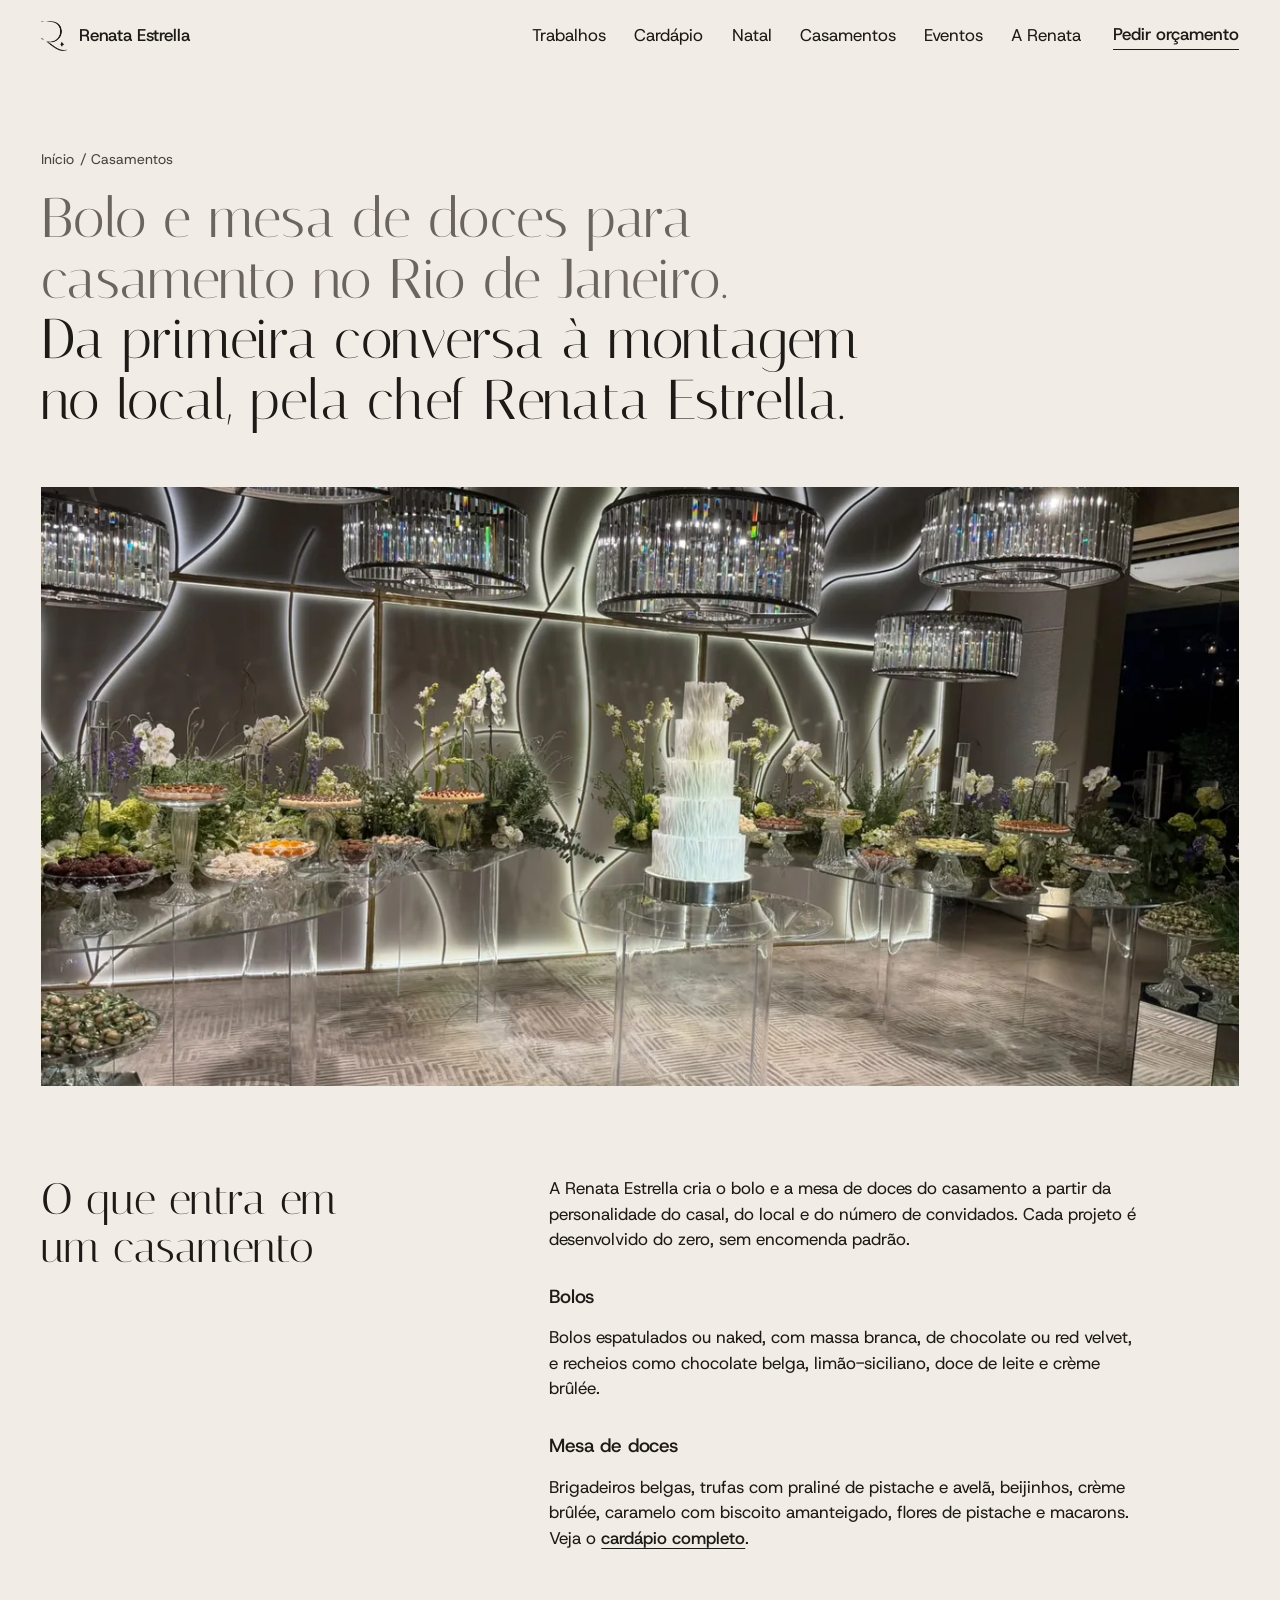
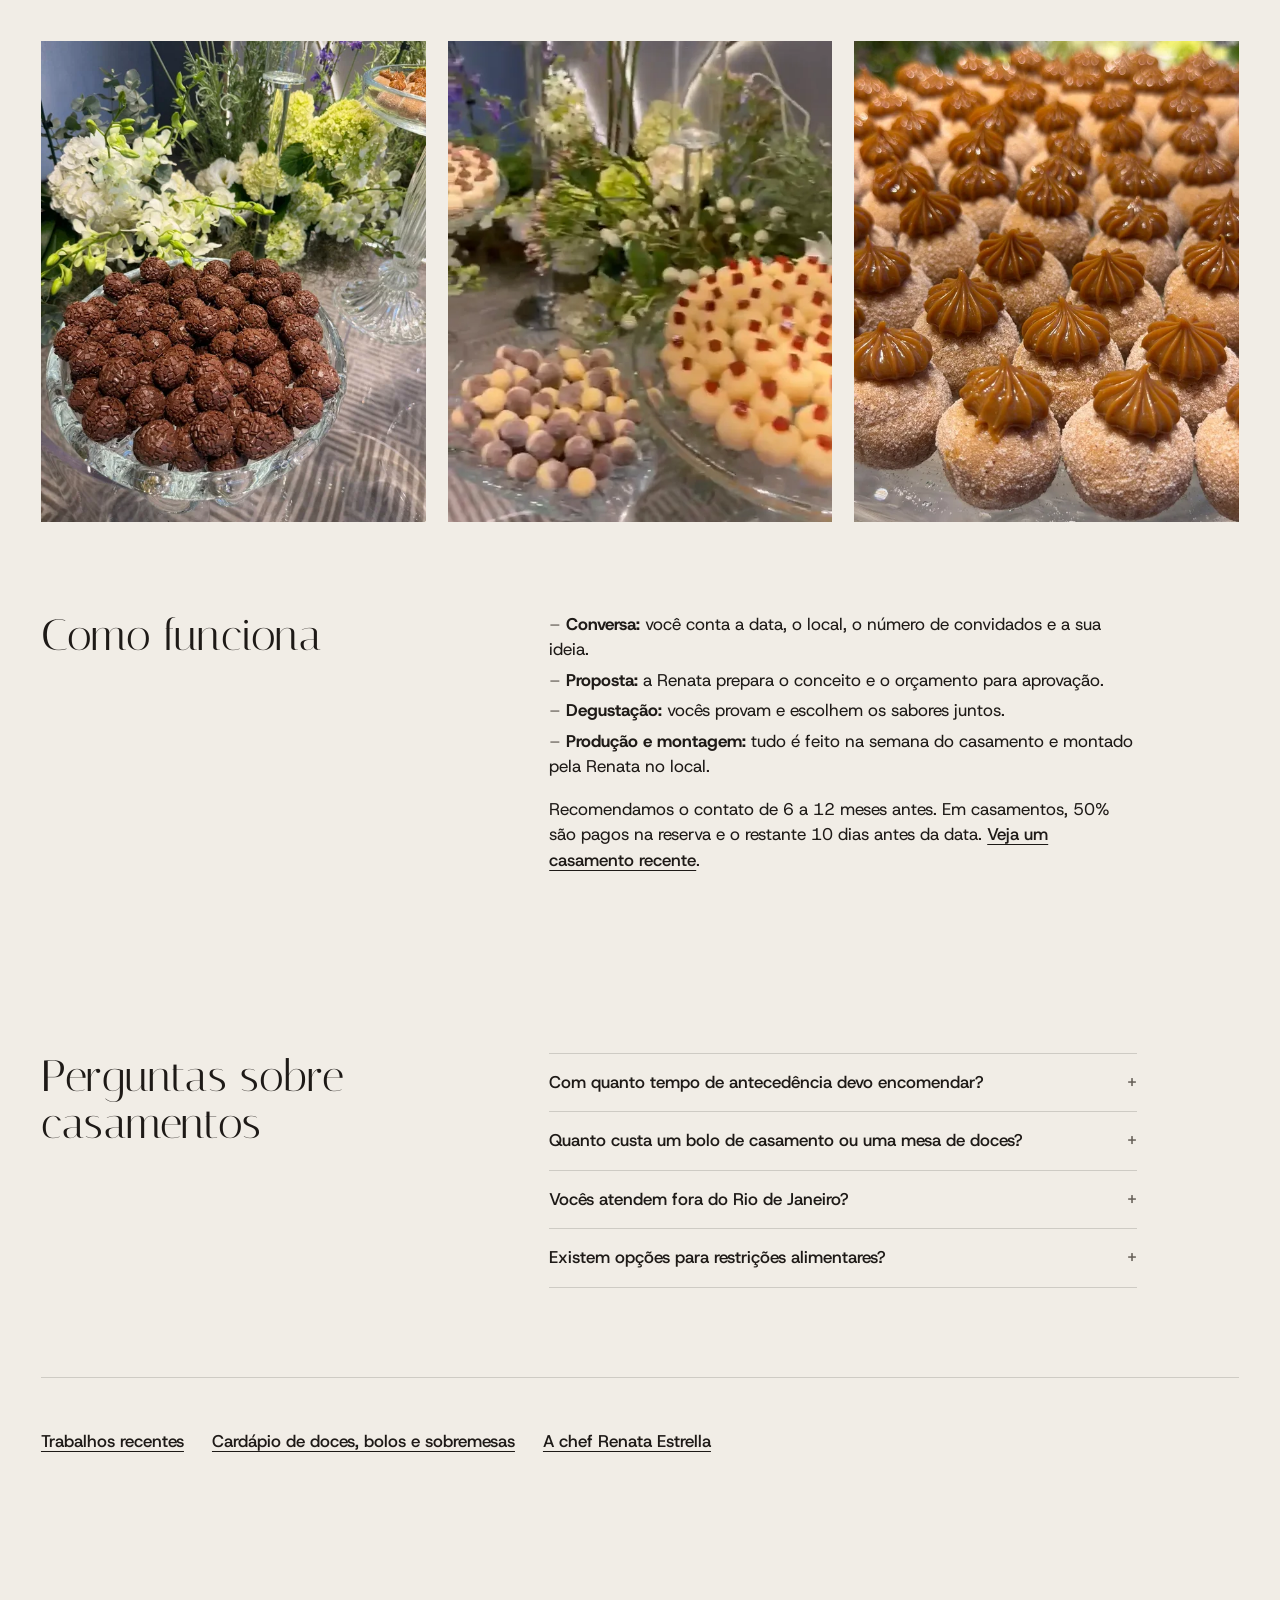
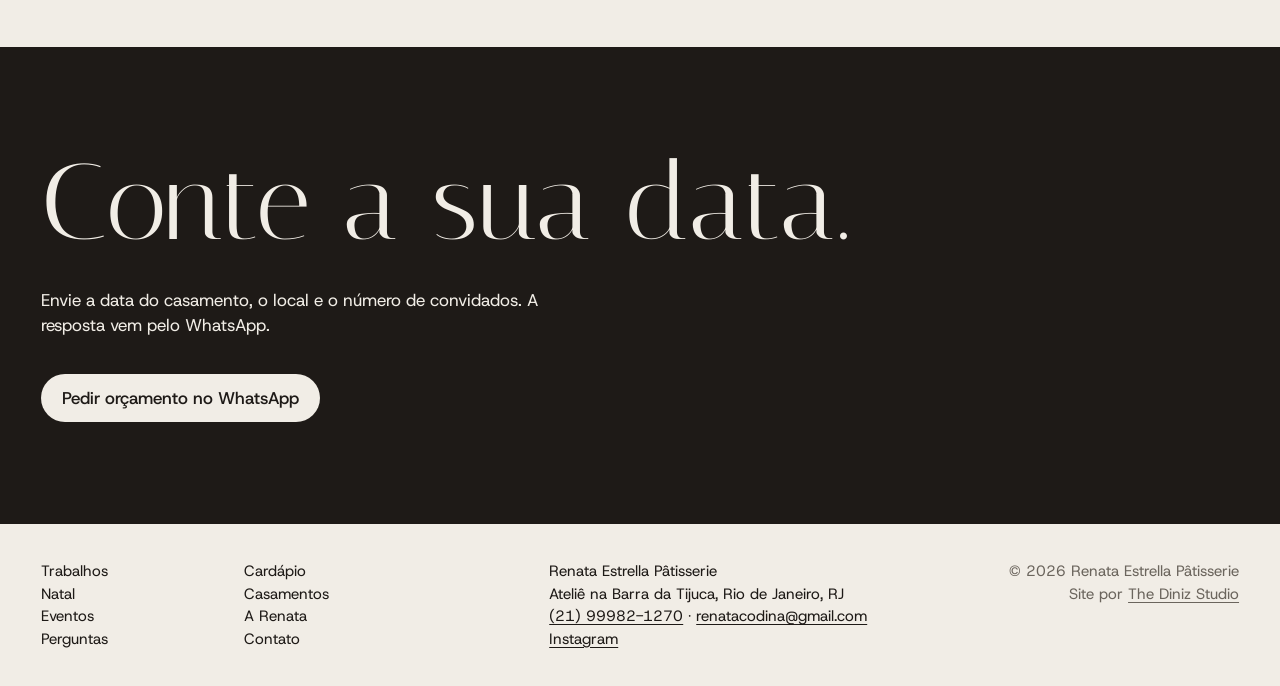
<file: bolo-de-casamento-rio-de-janeiro/index.html>
<!doctype html>
<html lang="pt-BR">
<head>
<meta charset="utf-8">
<meta name="viewport" content="width=device-width,initial-scale=1">
<title>Bolo de casamento e mesa de doces no Rio de Janeiro | Renata Estrella</title>
<meta name="description" content="Bolo de casamento e mesa de doces no Rio de Janeiro pela chef Renata Estrella, formada em Paris. Conceito, degustação e montagem no local. Peça um orçamento.">
<link rel="canonical" href="https://renataestrellapatisserie.com/bolo-de-casamento-rio-de-janeiro/">
<link rel="alternate" hreflang="pt-BR" href="https://renataestrellapatisserie.com/bolo-de-casamento-rio-de-janeiro/">
<meta name="robots" content="index,follow,max-snippet:-1,max-image-preview:large,max-video-preview:-1">
<meta name="author" content="Renata Estrella">
<meta name="geo.region" content="BR-RJ"><meta name="geo.placename" content="Rio de Janeiro">
<meta name="theme-color" content="#F1EDE6">
<meta property="og:type" content="website"><meta property="og:locale" content="pt_BR"><meta property="og:site_name" content="Renata Estrella Pâtisserie">
<meta property="og:title" content="Bolo de casamento e mesa de doces no Rio de Janeiro | Renata Estrella"><meta property="og:description" content="Bolo de casamento e mesa de doces no Rio de Janeiro pela chef Renata Estrella, formada em Paris. Conceito, degustação e montagem no local. Peça um orçamento."><meta property="og:url" content="https://renataestrellapatisserie.com/bolo-de-casamento-rio-de-janeiro/">
<meta property="og:image" content="https://renataestrellapatisserie.com/assets/og.jpg"><meta property="og:image:width" content="1200"><meta property="og:image:height" content="630"><meta property="og:image:alt" content="A chef Renata Estrella derramando chocolate em sua cozinha">
<meta name="twitter:card" content="summary_large_image"><meta name="twitter:title" content="Bolo de casamento e mesa de doces no Rio de Janeiro | Renata Estrella"><meta name="twitter:description" content="Bolo de casamento e mesa de doces no Rio de Janeiro pela chef Renata Estrella, formada em Paris. Conceito, degustação e montagem no local. Peça um orçamento."><meta name="twitter:image" content="https://renataestrellapatisserie.com/assets/og.jpg">
<link rel="icon" href="/assets/favicon.svg" type="image/svg+xml"><link rel="apple-touch-icon" href="/assets/apple-touch-icon.png">
<link rel="preload" href="/assets/fonts/italiana-latin-400-normal.woff2" as="font" type="font/woff2" crossorigin>
<link rel="preload" href="/assets/fonts/host-grotesk-latin-wght-normal.woff2" as="font" type="font/woff2" crossorigin>
<script>document.documentElement.classList.add('js')</script>
<link rel="stylesheet" href="/assets/site.css?v=c3a3ea93">
<script type="application/ld+json">{"@context":"https://schema.org","@graph":[{"@type":["Bakery","LocalBusiness"],"@id":"https://renataestrellapatisserie.com/#negocio","name":"Renata Estrella Pâtisserie","alternateName":"Renata Estrella","url":"https://renataestrellapatisserie.com/","telephone":"+55-21-99982-1270","email":"renatacodina@gmail.com","description":"Confeitaria artesanal sob encomenda no Rio de Janeiro. Bolos, mesas de doces, brigadeiros belgas, macarons e sobremesas para casamentos, festas e eventos corporativos. Ateliê na Barra da Tijuca.","image":"https://renataestrellapatisserie.com/assets/og.jpg","logo":"https://renataestrellapatisserie.com/assets/logo.png","address":{"@type":"PostalAddress","addressLocality":"Rio de Janeiro","addressRegion":"RJ","addressCountry":"BR","streetAddress":"Barra da Tijuca"},"areaServed":[{"@type":"City","name":"Rio de Janeiro"},{"@type":"Country","name":"Brasil"}],"servesCuisine":["Confeitaria","Pâtisserie"],"hasMenu":"https://renataestrellapatisserie.com/cardapio/","paymentAccepted":"Pix, depósito bancário","founder":{"@id":"https://renataestrellapatisserie.com/renata-estrella/#pessoa"},"sameAs":["https://www.instagram.com/renataestrella.patisserie/"],"contactPoint":{"@type":"ContactPoint","telephone":"+55-21-99982-1270","contactType":"customer service","availableLanguage":"Portuguese"}},{"@type":"WebSite","@id":"https://renataestrellapatisserie.com/#site","url":"https://renataestrellapatisserie.com/","name":"Renata Estrella Pâtisserie","inLanguage":"pt-BR","publisher":{"@id":"https://renataestrellapatisserie.com/#negocio"}},{"@type":"BreadcrumbList","itemListElement":[{"@type":"ListItem","position":1,"name":"Início","item":"https://renataestrellapatisserie.com/"},{"@type":"ListItem","position":2,"name":"Casamentos","item":"https://renataestrellapatisserie.com/bolo-de-casamento-rio-de-janeiro/"}]},{"@type":"Service","name":"Bolo e mesa de doces para casamento","description":"Bolo de casamento e mesa de doces no Rio de Janeiro pela chef Renata Estrella, formada em Paris. Conceito, degustação e montagem no local. Peça um orçamento.","url":"https://renataestrellapatisserie.com/bolo-de-casamento-rio-de-janeiro/","provider":{"@id":"https://renataestrellapatisserie.com/#negocio"},"areaServed":{"@type":"City","name":"Rio de Janeiro"}},{"@type":"FAQPage","mainEntity":[{"@type":"Question","name":"Com quanto tempo de antecedência devo encomendar?","acceptedAnswer":{"@type":"Answer","text":"Doces e sobremesas do cardápio: 3 dias úteis, conforme a agenda. Festas e eventos corporativos com mesa completa: pelo menos 60 dias. Casamentos: de 6 a 12 meses, para dar tempo de criar o conceito e fazer a degustação."}},{"@type":"Question","name":"Quanto custa um bolo de casamento ou uma mesa de doces?","acceptedAnswer":{"@type":"Answer","text":"Cada evento é orçado à parte, de acordo com a complexidade, o número de convidados e o local. Os valores dos doces e bolos avulsos estão no cardápio completo, enviado pelo WhatsApp."}},{"@type":"Question","name":"Vocês atendem fora do Rio de Janeiro?","acceptedAnswer":{"@type":"Answer","text":"Sim, em eventos em todo o Brasil e, em projetos especiais, em outros países. Deslocamento e logística entram no orçamento. Já foram feitos eventos no Rio de Janeiro, em Florianópolis, em Trancoso e em Portugal."}},{"@type":"Question","name":"Existem opções para restrições alimentares?","acceptedAnswer":{"@type":"Answer","text":"Sim, há opções sem glúten, sem lactose e veganas. Conte as restrições na primeira conversa para que entrem no projeto."}}]}]}</script>
</head>
<body>
<a class="skip" href="#conteudo">Pular para o conteúdo</a>
<header class="hd">
  <a class="brand" href="/" aria-label="Renata Estrella Pâtisserie, início"><i></i><span>Renata Estrella</span></a>
  <nav aria-label="Principal"><a href="/trabalhos/">Trabalhos</a><a href="/cardapio/">Cardápio</a><a href="/cardapio-de-natal/">Natal</a><a href="/bolo-de-casamento-rio-de-janeiro/">Casamentos</a><a href="/doces-para-eventos-rio-de-janeiro/">Eventos</a><a href="/renata-estrella/">A Renata</a></nav>
  <a class="hd__cta" href="https://wa.me/5521999821270?text=Ol%C3%A1%2C%20Renata%21%20Gostaria%20de%20um%20or%C3%A7amento%20para%20um%20evento." target="_blank" rel="noopener">Pedir orçamento</a>
  <button class="burger" id="burger" aria-expanded="false" aria-controls="ov">Menu</button>
</header>
<div class="ov" id="ov"><a href="/trabalhos/">Trabalhos</a><a href="/cardapio/">Cardápio</a><a href="/cardapio-de-natal/">Natal</a><a href="/bolo-de-casamento-rio-de-janeiro/">Casamentos</a><a href="/doces-para-eventos-rio-de-janeiro/">Eventos</a><a href="/renata-estrella/">A Renata</a><a href="/perguntas-frequentes/">Perguntas</a><a href="/contato/">Contato</a></div>
<main id="conteudo">
<div class="ph"><nav class="crumb cap" aria-label="Você está em"><ol><li><a href="/">Início</a></li><li aria-current="page">Casamentos</li></ol></nav><h1><span class="m-mute">Bolo e mesa de doces para casamento no Rio de Janeiro.</span><span>Da primeira conversa à montagem no local, pela chef Renata Estrella.</span></h1></div>
<div class="bleed" data-r><img src="/assets/img/mesa-de-doces-casamento-rio-de-janeiro-1280.webp" srcset="/assets/img/mesa-de-doces-casamento-rio-de-janeiro-800.webp 800w, /assets/img/mesa-de-doces-casamento-rio-de-janeiro-1280.webp 1280w, /assets/img/mesa-de-doces-casamento-rio-de-janeiro-1600.webp 1600w" sizes="100vw" width="1600" height="1200" fetchpriority="high" alt="Mesa de doces de casamento no Rio de Janeiro com bolo em andares sob lustres de cristal"></div>
<section class="sec" aria-labelledby="o-que"><h2 id="o-que">O que entra em um casamento</h2><div class="sec__b"><p>A Renata Estrella cria o bolo e a mesa de doces do casamento a partir da personalidade do casal, do local e do número de convidados. Cada projeto é desenvolvido do zero, sem encomenda padrão.</p><h3>Bolos</h3><p>Bolos espatulados ou naked, com massa branca, de chocolate ou red velvet, e recheios como chocolate belga, limão-siciliano, doce de leite e crème brûlée.</p><h3>Mesa de doces</h3><p>Brigadeiros belgas, trufas com praliné de pistache e avelã, beijinhos, crème brûlée, caramelo com biscoito amanteigado, flores de pistache e macarons. Veja o <a href="/cardapio/">cardápio completo</a>.</p></div></section>
<div class="gal"><figure class="g4 ar-p" data-r><img src="/assets/img/brigadeiros-belgas-casamento-1000.webp" srcset="/assets/img/brigadeiros-belgas-casamento-600.webp 600w, /assets/img/brigadeiros-belgas-casamento-1000.webp 1000w" sizes="(max-width:760px) 100vw, 33vw" width="1200" height="1600" loading="lazy" decoding="async" alt="Brigadeiros belgas em prato de vidro em mesa de casamento"></figure><figure class="g4 ar-p" data-r><video data-auto muted loop playsinline preload="none" width="1024" height="576" poster="/assets/video/mesa-de-doces-casamento.webp" aria-label="Vídeo de mesa de doces de casamento com flores"><source src="/assets/video/mesa-de-doces-casamento.mp4" type="video/mp4"></video></figure><figure class="g4 ar-p" data-r><img src="/assets/img/doces-de-caramelo-casamento-1000.webp" srcset="/assets/img/doces-de-caramelo-casamento-600.webp 600w, /assets/img/doces-de-caramelo-casamento-1000.webp 1000w" sizes="(max-width:760px) 100vw, 33vw" width="1200" height="1600" loading="lazy" decoding="async" alt="Doces de caramelo em mesa de casamento"></figure></div>
<section class="sec" aria-labelledby="como-c"><h2 id="como-c">Como funciona</h2><div class="sec__b"><ul><li><b>Conversa:</b> você conta a data, o local, o número de convidados e a sua ideia.</li><li><b>Proposta:</b> a Renata prepara o conceito e o orçamento para aprovação.</li><li><b>Degustação:</b> vocês provam e escolhem os sabores juntos.</li><li><b>Produção e montagem:</b> tudo é feito na semana do casamento e montado pela Renata no local.</li></ul><p>Recomendamos o contato de 6 a 12 meses antes. Em casamentos, 50% são pagos na reserva e o restante 10 dias antes da data. <a href="/trabalhos/#casamento">Veja um casamento recente</a>.</p></div></section>
<section class="sec" aria-labelledby="f-c"><h2 id="f-c">Perguntas sobre casamentos</h2><div class="sec__b"><div class="faq"><details><summary>Com quanto tempo de antecedência devo encomendar?</summary><p>Doces e sobremesas do cardápio: 3 dias úteis, conforme a agenda. Festas e eventos corporativos com mesa completa: pelo menos 60 dias. Casamentos: de 6 a 12 meses, para dar tempo de criar o conceito e fazer a degustação.</p></details><details><summary>Quanto custa um bolo de casamento ou uma mesa de doces?</summary><p>Cada evento é orçado à parte, de acordo com a complexidade, o número de convidados e o local. Os valores dos doces e bolos avulsos estão no cardápio completo, enviado pelo WhatsApp.</p></details><details><summary>Vocês atendem fora do Rio de Janeiro?</summary><p>Sim, em eventos em todo o Brasil e, em projetos especiais, em outros países. Deslocamento e logística entram no orçamento. Já foram feitos eventos no Rio de Janeiro, em Florianópolis, em Trancoso e em Portugal.</p></details><details><summary>Existem opções para restrições alimentares?</summary><p>Sim, há opções sem glúten, sem lactose e veganas. Conte as restrições na primeira conversa para que entrem no projeto.</p></details></div></div></section>
<nav class="rel" aria-label="Veja também"><a href="/trabalhos/">Trabalhos recentes</a><a href="/cardapio/">Cardápio de doces, bolos e sobremesas</a><a href="/renata-estrella/">A chef Renata Estrella</a></nav>
</main>
<footer>
  <section class="end">
    <h2>Conte a sua data.</h2>
    <p class="end__p">Envie a data do casamento, o local e o número de convidados. A resposta vem pelo WhatsApp.</p>
    <a class="btn" href="https://wa.me/5521999821270?text=Ol%C3%A1%2C%20Renata%21%20Gostaria%20de%20um%20or%C3%A7amento%20para%20um%20evento." target="_blank" rel="noopener">Pedir orçamento no WhatsApp</a>
  </section>
  <div class="ft grid">
    <nav aria-label="Rodapé"><a href="/trabalhos/">Trabalhos</a><a href="/cardapio/">Cardápio</a><a href="/cardapio-de-natal/">Natal</a><a href="/bolo-de-casamento-rio-de-janeiro/">Casamentos</a><a href="/doces-para-eventos-rio-de-janeiro/">Eventos</a><a href="/renata-estrella/">A Renata</a><a href="/perguntas-frequentes/">Perguntas</a><a href="/contato/">Contato</a></nav>
    <address>Renata Estrella Pâtisserie<br>Ateliê na Barra da Tijuca, Rio de Janeiro, RJ<br><a href="tel:+5521999821270">(21) 99982-1270</a> · <a href="mailto:renatacodina@gmail.com">renatacodina@gmail.com</a><br><a href="https://www.instagram.com/renataestrella.patisserie/" target="_blank" rel="noopener">Instagram</a></address>
    <p class="ft__c">© 2026 Renata Estrella Pâtisserie<br>Site por <a href="https://www.thedinizstudio.com/pt" target="_blank" rel="noopener">The Diniz Studio</a></p>
  </div>
</footer>
<script src="/assets/site.js?v=c3a3ea93" defer></script>
</body>
</html>
</file>
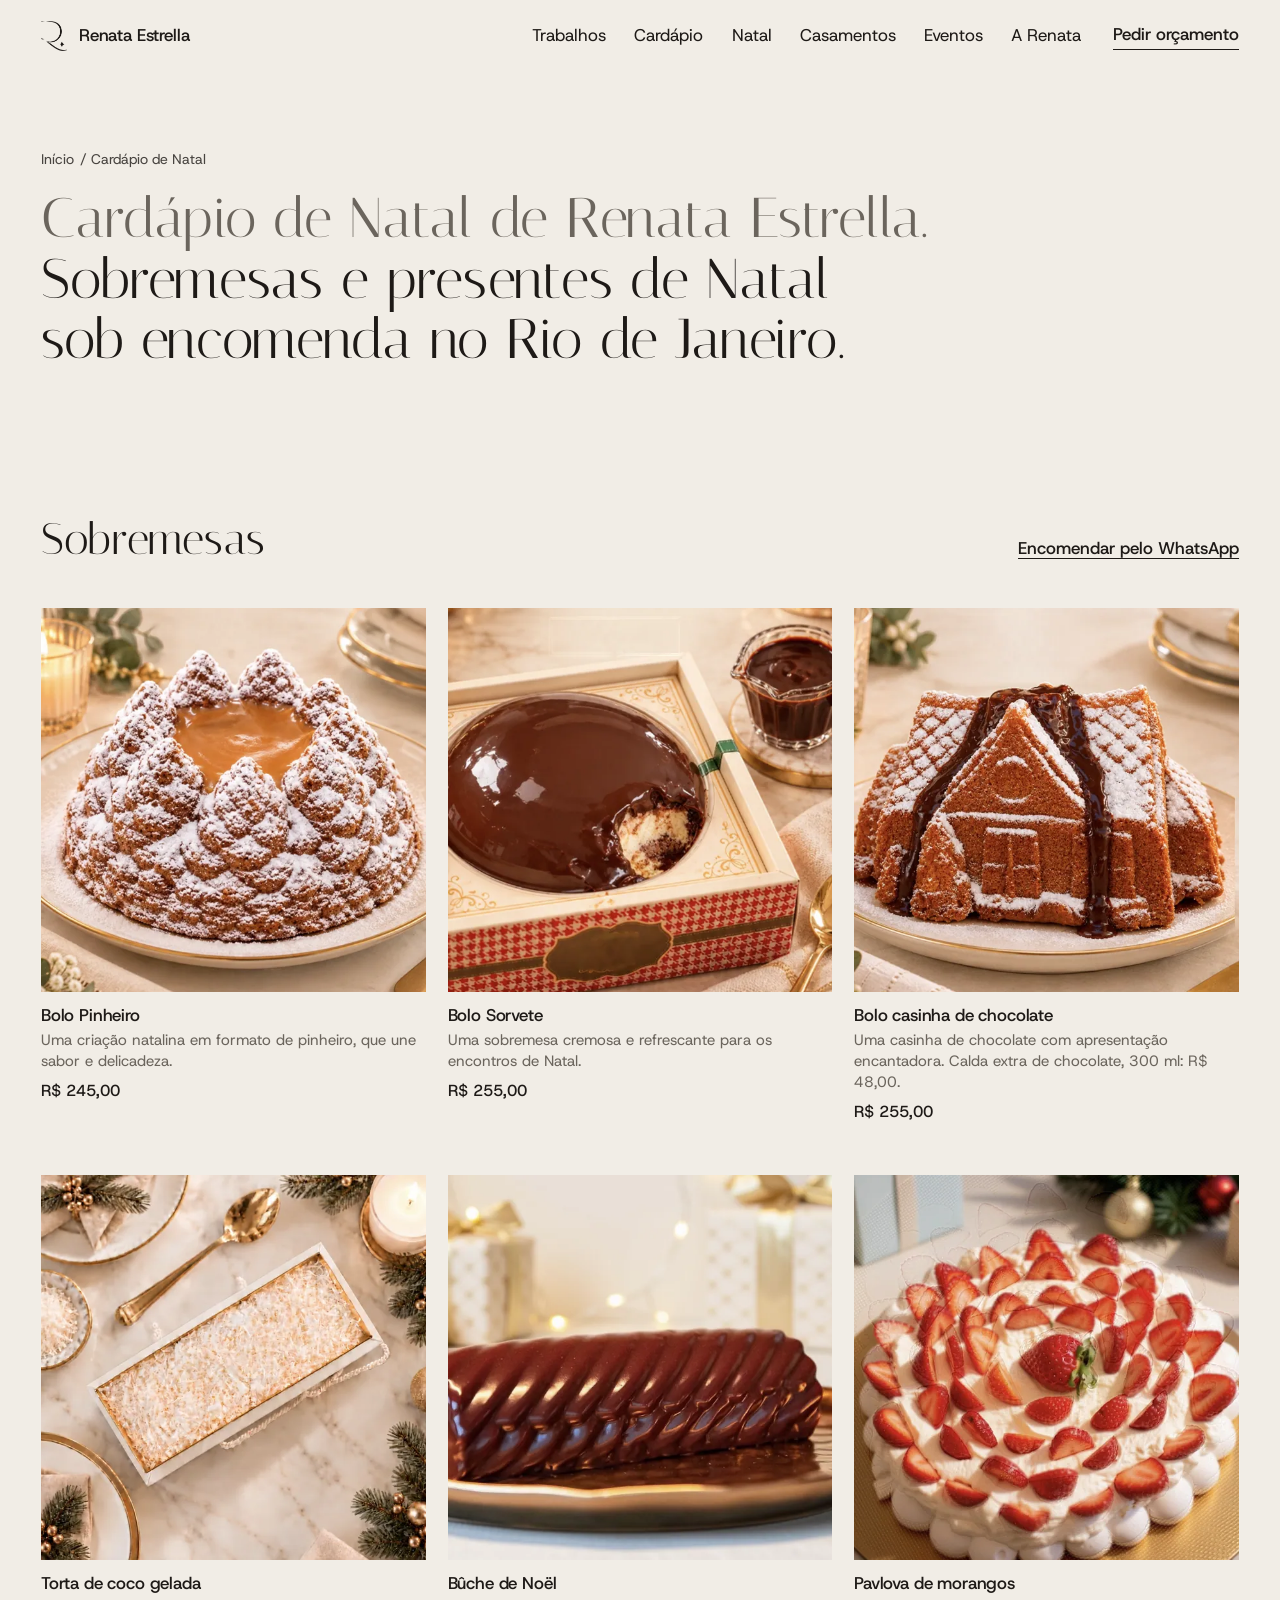
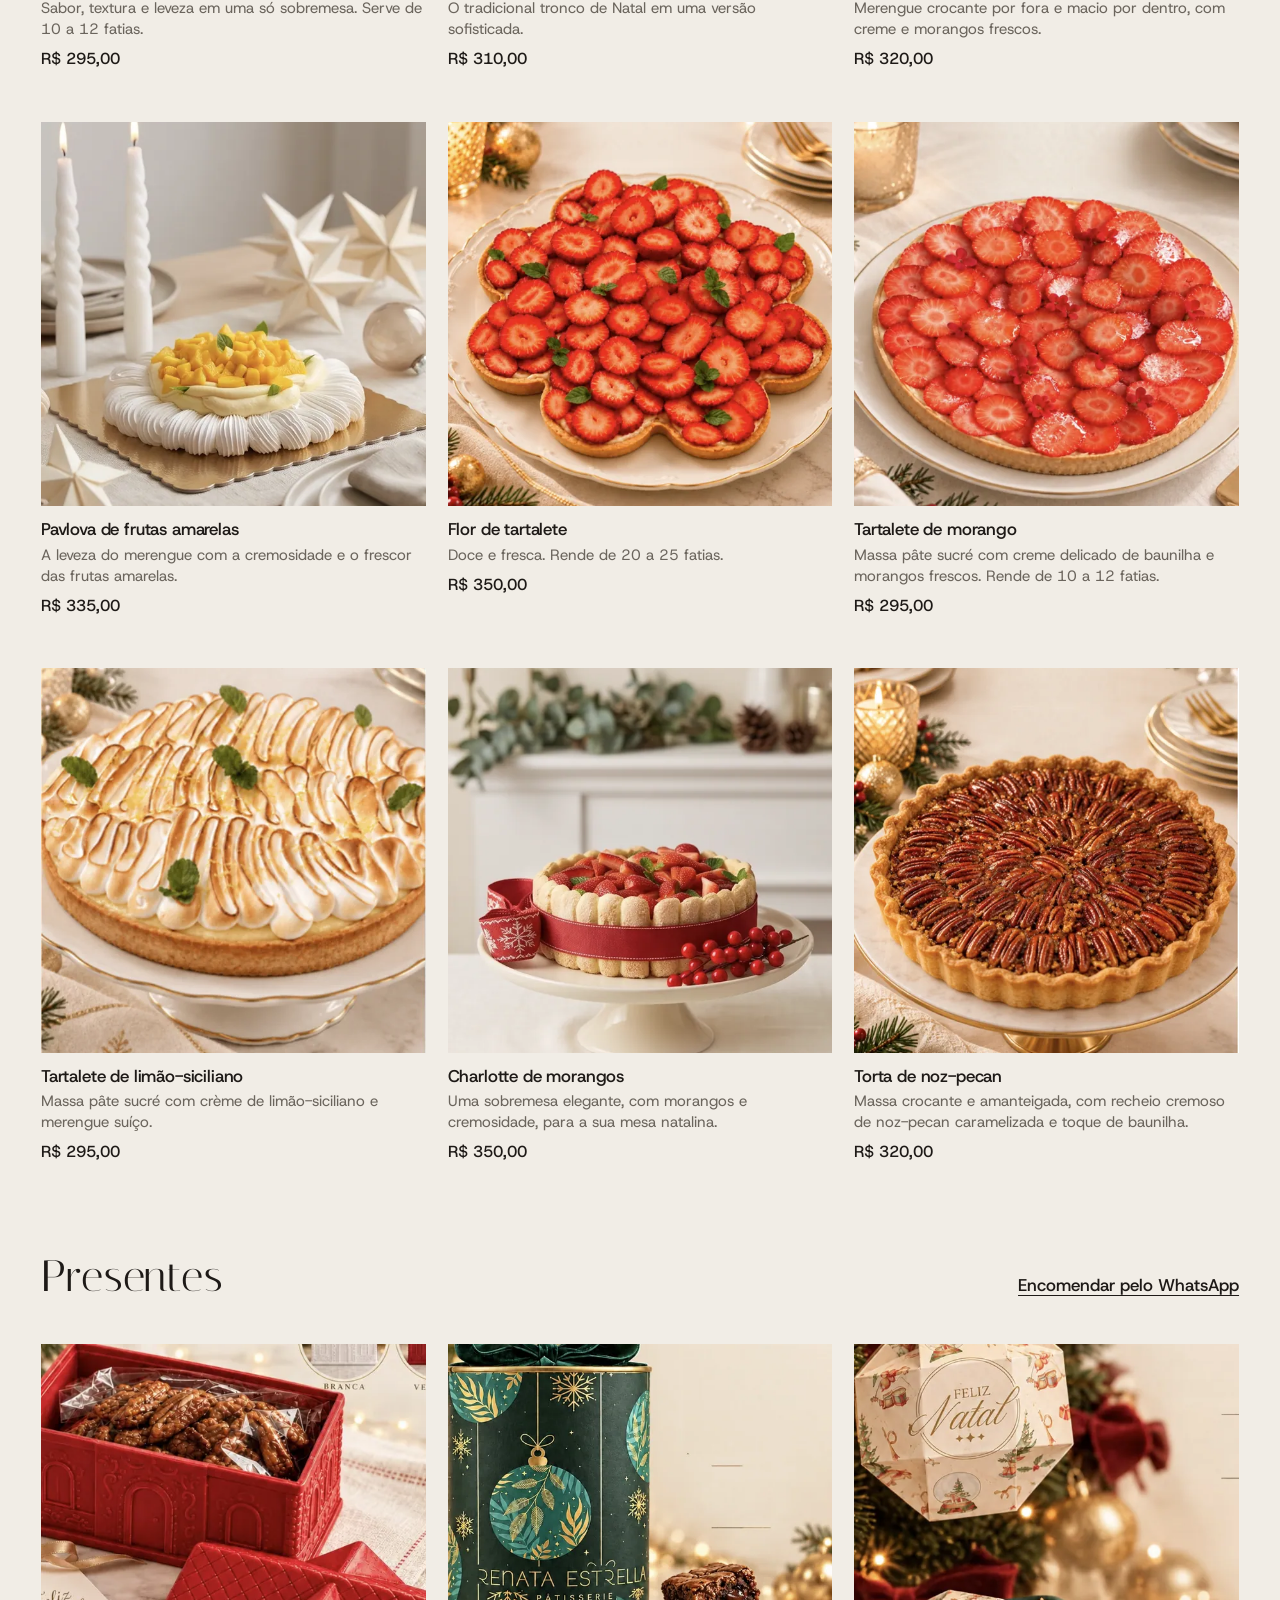
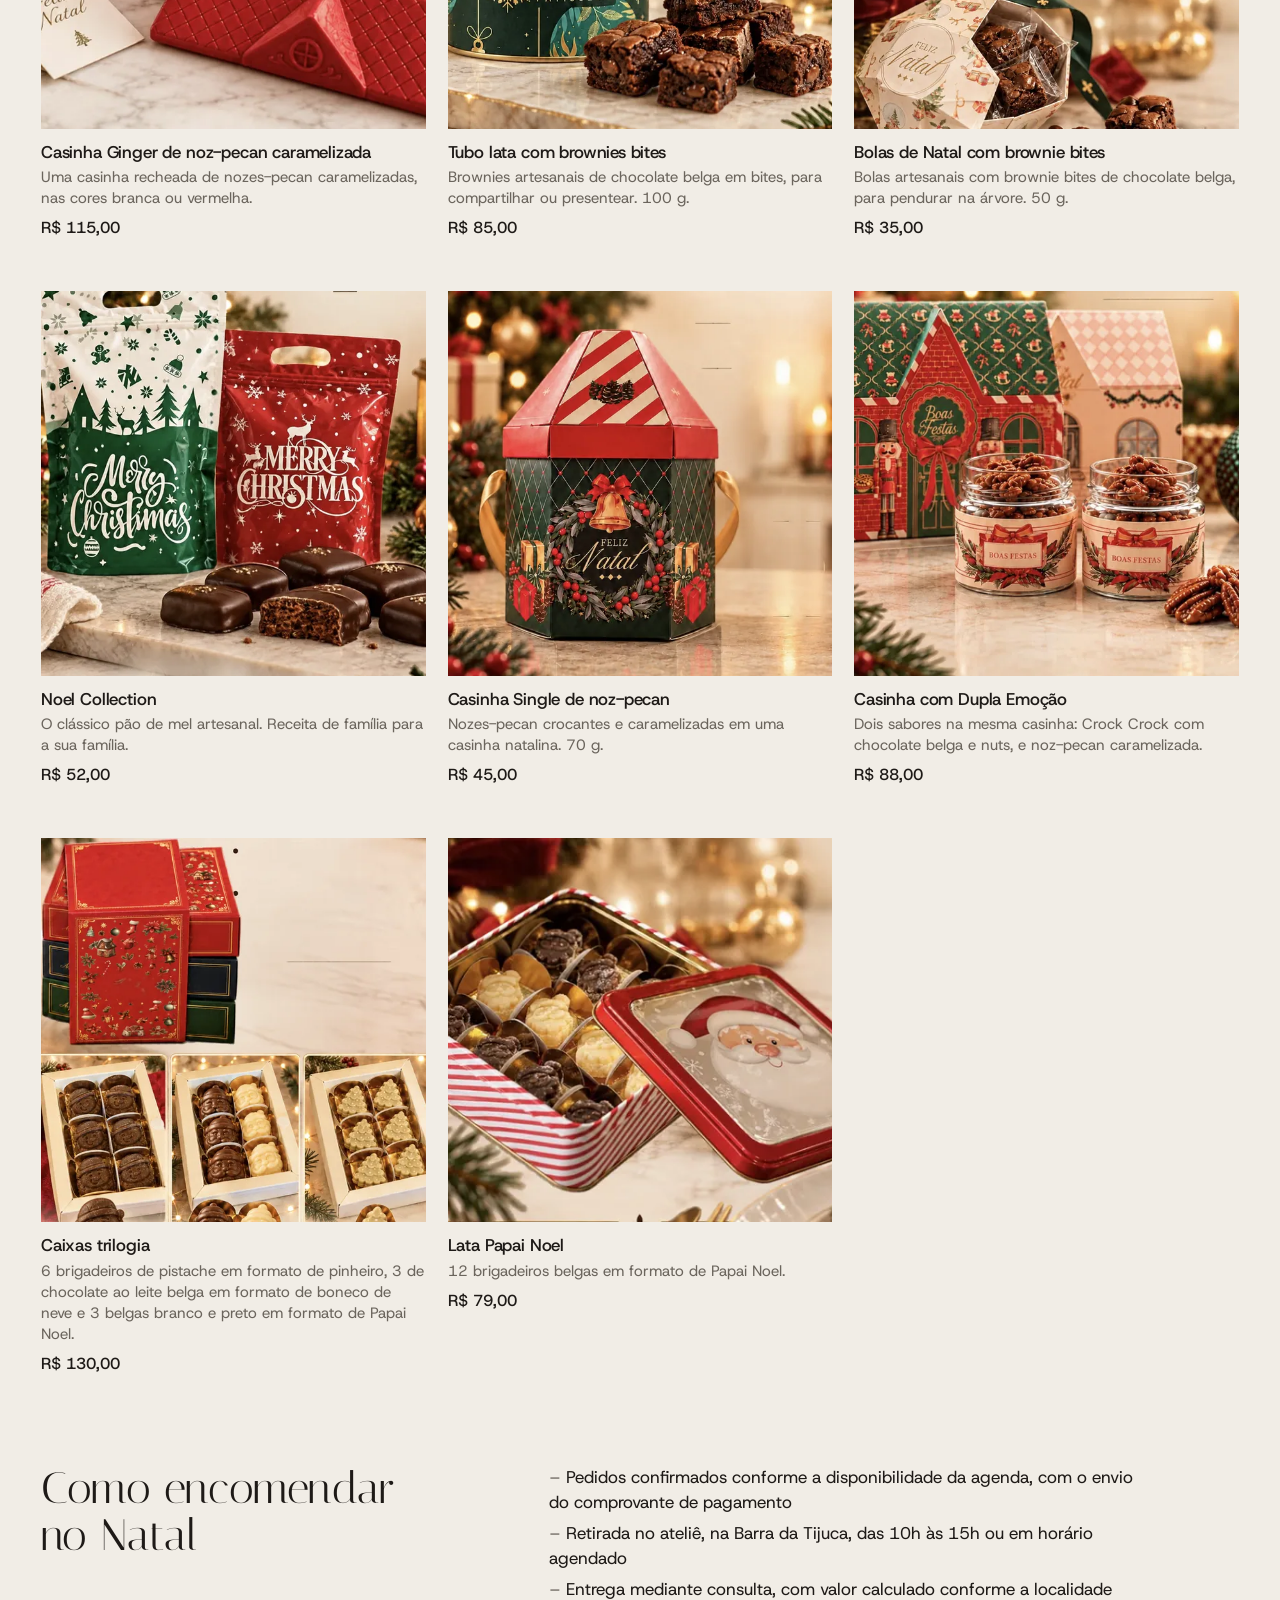
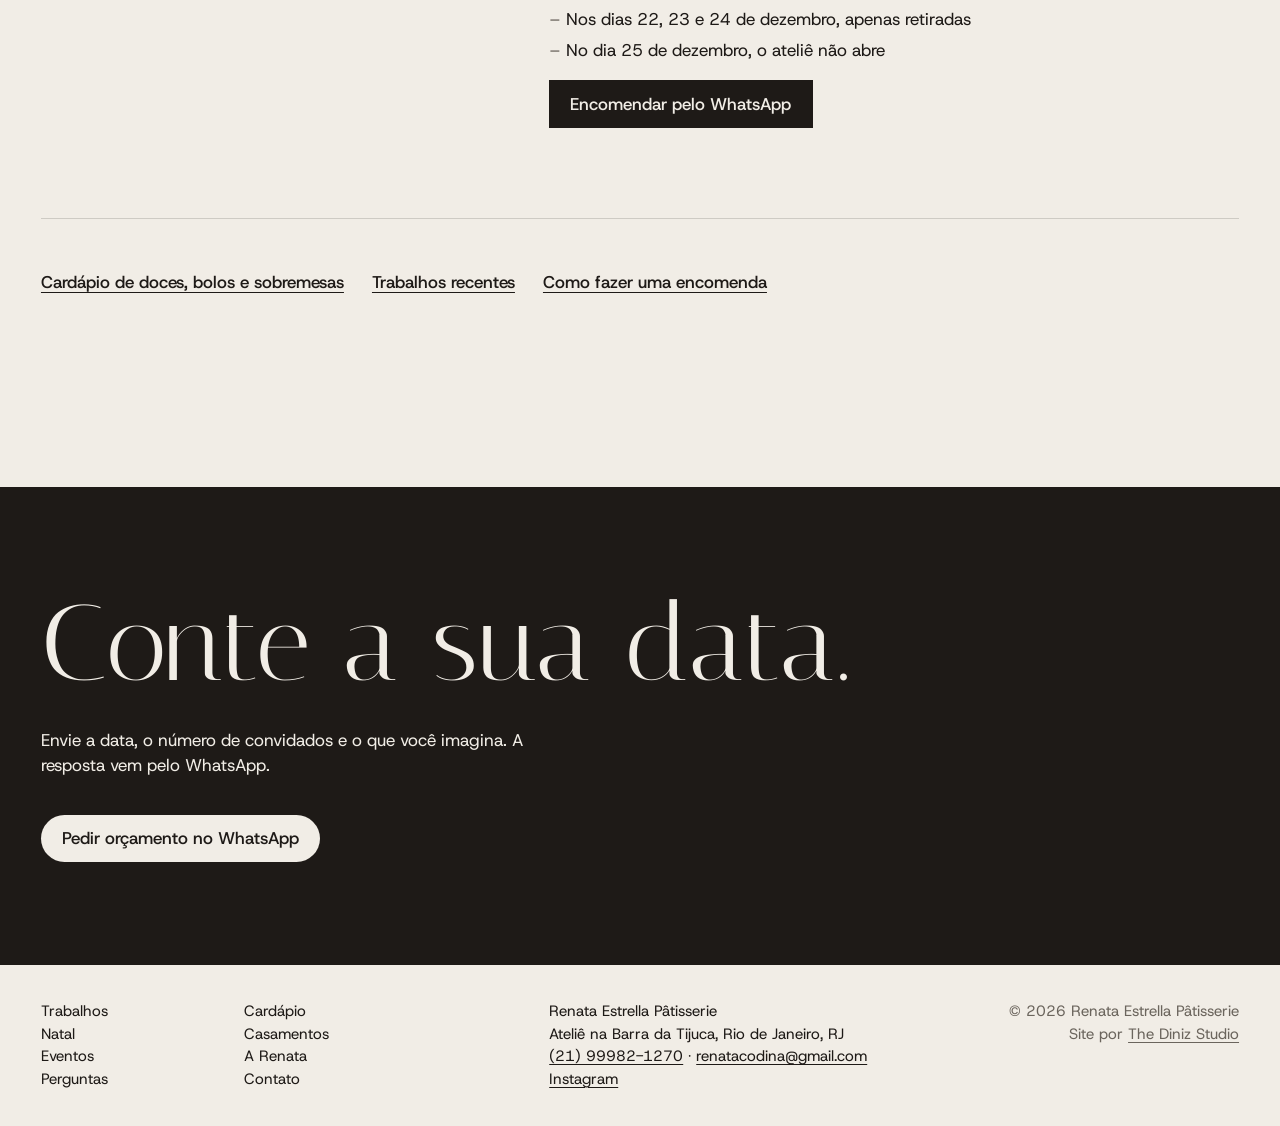
<file: cardapio-de-natal/index.html>
<!doctype html>
<html lang="pt-BR">
<head>
<meta charset="utf-8">
<meta name="viewport" content="width=device-width,initial-scale=1">
<title>Cardápio de Natal: sobremesas e presentes no Rio de Janeiro | Renata Estrella</title>
<meta name="description" content="Cardápio de Natal de Renata Estrella no Rio de Janeiro: Bolo Pinheiro, Bûche de Noël, pavlovas, tartaletes, casinhas de noz-pecan e caixas de brigadeiros belgas, com preços.">
<link rel="canonical" href="https://renataestrellapatisserie.com/cardapio-de-natal/">
<link rel="alternate" hreflang="pt-BR" href="https://renataestrellapatisserie.com/cardapio-de-natal/">
<meta name="robots" content="index,follow,max-snippet:-1,max-image-preview:large,max-video-preview:-1">
<meta name="author" content="Renata Estrella">
<meta name="geo.region" content="BR-RJ"><meta name="geo.placename" content="Rio de Janeiro">
<meta name="theme-color" content="#F1EDE6">
<meta property="og:type" content="website"><meta property="og:locale" content="pt_BR"><meta property="og:site_name" content="Renata Estrella Pâtisserie">
<meta property="og:title" content="Cardápio de Natal: sobremesas e presentes no Rio de Janeiro | Renata Estrella"><meta property="og:description" content="Cardápio de Natal de Renata Estrella no Rio de Janeiro: Bolo Pinheiro, Bûche de Noël, pavlovas, tartaletes, casinhas de noz-pecan e caixas de brigadeiros belgas, com preços."><meta property="og:url" content="https://renataestrellapatisserie.com/cardapio-de-natal/">
<meta property="og:image" content="https://renataestrellapatisserie.com/assets/og.jpg"><meta property="og:image:width" content="1200"><meta property="og:image:height" content="630"><meta property="og:image:alt" content="A chef Renata Estrella derramando chocolate em sua cozinha">
<meta name="twitter:card" content="summary_large_image"><meta name="twitter:title" content="Cardápio de Natal: sobremesas e presentes no Rio de Janeiro | Renata Estrella"><meta name="twitter:description" content="Cardápio de Natal de Renata Estrella no Rio de Janeiro: Bolo Pinheiro, Bûche de Noël, pavlovas, tartaletes, casinhas de noz-pecan e caixas de brigadeiros belgas, com preços."><meta name="twitter:image" content="https://renataestrellapatisserie.com/assets/og.jpg">
<link rel="icon" href="/assets/favicon.svg" type="image/svg+xml"><link rel="apple-touch-icon" href="/assets/apple-touch-icon.png">
<link rel="preload" href="/assets/fonts/italiana-latin-400-normal.woff2" as="font" type="font/woff2" crossorigin>
<link rel="preload" href="/assets/fonts/host-grotesk-latin-wght-normal.woff2" as="font" type="font/woff2" crossorigin>
<script>document.documentElement.classList.add('js')</script>
<link rel="stylesheet" href="/assets/site.css?v=c3a3ea93">
<script type="application/ld+json">{"@context":"https://schema.org","@graph":[{"@type":["Bakery","LocalBusiness"],"@id":"https://renataestrellapatisserie.com/#negocio","name":"Renata Estrella Pâtisserie","alternateName":"Renata Estrella","url":"https://renataestrellapatisserie.com/","telephone":"+55-21-99982-1270","email":"renatacodina@gmail.com","description":"Confeitaria artesanal sob encomenda no Rio de Janeiro. Bolos, mesas de doces, brigadeiros belgas, macarons e sobremesas para casamentos, festas e eventos corporativos. Ateliê na Barra da Tijuca.","image":"https://renataestrellapatisserie.com/assets/og.jpg","logo":"https://renataestrellapatisserie.com/assets/logo.png","address":{"@type":"PostalAddress","addressLocality":"Rio de Janeiro","addressRegion":"RJ","addressCountry":"BR","streetAddress":"Barra da Tijuca"},"areaServed":[{"@type":"City","name":"Rio de Janeiro"},{"@type":"Country","name":"Brasil"}],"servesCuisine":["Confeitaria","Pâtisserie"],"hasMenu":"https://renataestrellapatisserie.com/cardapio/","paymentAccepted":"Pix, depósito bancário","founder":{"@id":"https://renataestrellapatisserie.com/renata-estrella/#pessoa"},"sameAs":["https://www.instagram.com/renataestrella.patisserie/"],"contactPoint":{"@type":"ContactPoint","telephone":"+55-21-99982-1270","contactType":"customer service","availableLanguage":"Portuguese"}},{"@type":"WebSite","@id":"https://renataestrellapatisserie.com/#site","url":"https://renataestrellapatisserie.com/","name":"Renata Estrella Pâtisserie","inLanguage":"pt-BR","publisher":{"@id":"https://renataestrellapatisserie.com/#negocio"}},{"@type":"BreadcrumbList","itemListElement":[{"@type":"ListItem","position":1,"name":"Início","item":"https://renataestrellapatisserie.com/"},{"@type":"ListItem","position":2,"name":"Cardápio de Natal","item":"https://renataestrellapatisserie.com/cardapio-de-natal/"}]},{"@type":"FAQPage","mainEntity":[{"@type":"Question","name":"Como funcionam as encomendas de Natal?","acceptedAnswer":{"@type":"Answer","text":"Os pedidos são confirmados conforme a agenda, com o envio do comprovante de pagamento. A retirada é no ateliê, das 10h às 15h ou em horário agendado. Não há entregas nos dias 22, 23 e 24 de dezembro, e o ateliê não abre no dia 25."}}]},{"@type":"Menu","@id":"https://renataestrellapatisserie.com/cardapio-de-natal/#menu","name":"Cardápio de Natal Renata Estrella Pâtisserie","url":"https://renataestrellapatisserie.com/cardapio-de-natal/","inLanguage":"pt-BR","hasMenuSection":[{"@type":"MenuSection","name":"Sobremesas","hasMenuItem":[{"@type":"MenuItem","name":"Bolo Pinheiro","description":"Uma criação natalina em formato de pinheiro, que une sabor e delicadeza.","image":"https://renataestrellapatisserie.com/assets/img/natal-bolo-pinheiro-1000.webp","offers":{"@type":"Offer","price":"245.00","priceCurrency":"BRL"}},{"@type":"MenuItem","name":"Bolo Sorvete","description":"Uma sobremesa cremosa e refrescante para os encontros de Natal.","image":"https://renataestrellapatisserie.com/assets/img/natal-bolo-sorvete-1000.webp","offers":{"@type":"Offer","price":"255.00","priceCurrency":"BRL"}},{"@type":"MenuItem","name":"Bolo casinha de chocolate","description":"Uma casinha de chocolate com apresentação encantadora. Calda extra de chocolate, 300 ml: R$ 48,00.","image":"https://renataestrellapatisserie.com/assets/img/natal-bolo-casinha-de-chocolate-1000.webp","offers":{"@type":"Offer","price":"255.00","priceCurrency":"BRL"}},{"@type":"MenuItem","name":"Torta de coco gelada","description":"Sabor, textura e leveza em uma só sobremesa. Serve de 10 a 12 fatias.","image":"https://renataestrellapatisserie.com/assets/img/natal-torta-de-coco-gelada-1000.webp","offers":{"@type":"Offer","price":"295.00","priceCurrency":"BRL"}},{"@type":"MenuItem","name":"Bûche de Noël","description":"O tradicional tronco de Natal em uma versão sofisticada.","image":"https://renataestrellapatisserie.com/assets/img/natal-buche-de-noel-1000.webp","offers":{"@type":"Offer","price":"310.00","priceCurrency":"BRL"}},{"@type":"MenuItem","name":"Pavlova de morangos","description":"Merengue crocante por fora e macio por dentro, com creme e morangos frescos.","image":"https://renataestrellapatisserie.com/assets/img/natal-pavlova-de-morangos-1000.webp","offers":{"@type":"Offer","price":"320.00","priceCurrency":"BRL"}},{"@type":"MenuItem","name":"Pavlova de frutas amarelas","description":"A leveza do merengue com a cremosidade e o frescor das frutas amarelas.","image":"https://renataestrellapatisserie.com/assets/img/natal-pavlova-de-frutas-amarelas-1000.webp","offers":{"@type":"Offer","price":"335.00","priceCurrency":"BRL"}},{"@type":"MenuItem","name":"Flor de tartalete","description":"Doce e fresca. Rende de 20 a 25 fatias.","image":"https://renataestrellapatisserie.com/assets/img/natal-flor-de-tartalete-1000.webp","offers":{"@type":"Offer","price":"350.00","priceCurrency":"BRL"}},{"@type":"MenuItem","name":"Tartalete de morango","description":"Massa pâte sucré com creme delicado de baunilha e morangos frescos. Rende de 10 a 12 fatias.","image":"https://renataestrellapatisserie.com/assets/img/natal-tartalete-de-morango-1000.webp","offers":{"@type":"Offer","price":"295.00","priceCurrency":"BRL"}},{"@type":"MenuItem","name":"Tartalete de limão-siciliano","description":"Massa pâte sucré com crème de limão-siciliano e merengue suíço.","image":"https://renataestrellapatisserie.com/assets/img/natal-tartalete-de-limao-siciliano-1000.webp","offers":{"@type":"Offer","price":"295.00","priceCurrency":"BRL"}},{"@type":"MenuItem","name":"Charlotte de morangos","description":"Uma sobremesa elegante, com morangos e cremosidade, para a sua mesa natalina.","image":"https://renataestrellapatisserie.com/assets/img/natal-charlotte-de-morangos-1000.webp","offers":{"@type":"Offer","price":"350.00","priceCurrency":"BRL"}},{"@type":"MenuItem","name":"Torta de noz-pecan","description":"Massa crocante e amanteigada, com recheio cremoso de noz-pecan caramelizada e toque de baunilha.","image":"https://renataestrellapatisserie.com/assets/img/natal-torta-de-noz-pecan-1000.webp","offers":{"@type":"Offer","price":"320.00","priceCurrency":"BRL"}}]},{"@type":"MenuSection","name":"Presentes","hasMenuItem":[{"@type":"MenuItem","name":"Casinha Ginger de noz-pecan caramelizada","description":"Uma casinha recheada de nozes-pecan caramelizadas, nas cores branca ou vermelha.","image":"https://renataestrellapatisserie.com/assets/img/presente-natal-casinha-ginger-1000.webp","offers":{"@type":"Offer","price":"115.00","priceCurrency":"BRL"}},{"@type":"MenuItem","name":"Tubo lata com brownies bites","description":"Brownies artesanais de chocolate belga em bites, para compartilhar ou presentear. 100 g.","image":"https://renataestrellapatisserie.com/assets/img/presente-natal-tubo-lata-brownies-1000.webp","offers":{"@type":"Offer","price":"85.00","priceCurrency":"BRL"}},{"@type":"MenuItem","name":"Bolas de Natal com brownie bites","description":"Bolas artesanais com brownie bites de chocolate belga, para pendurar na árvore. 50 g.","image":"https://renataestrellapatisserie.com/assets/img/presente-natal-bolas-brownie-bites-1000.webp","offers":{"@type":"Offer","price":"35.00","priceCurrency":"BRL"}},{"@type":"MenuItem","name":"Noel Collection","description":"O clássico pão de mel artesanal. Receita de família para a sua família.","image":"https://renataestrellapatisserie.com/assets/img/presente-natal-noel-collection-pao-de-mel-1000.webp","offers":{"@type":"Offer","price":"52.00","priceCurrency":"BRL"}},{"@type":"MenuItem","name":"Casinha Single de noz-pecan","description":"Nozes-pecan crocantes e caramelizadas em uma casinha natalina. 70 g.","image":"https://renataestrellapatisserie.com/assets/img/presente-natal-casinha-single-noz-pecan-1000.webp","offers":{"@type":"Offer","price":"45.00","priceCurrency":"BRL"}},{"@type":"MenuItem","name":"Casinha com Dupla Emoção","description":"Dois sabores na mesma casinha: Crock Crock com chocolate belga e nuts, e noz-pecan caramelizada.","image":"https://renataestrellapatisserie.com/assets/img/presente-natal-casinha-dupla-emocao-1000.webp","offers":{"@type":"Offer","price":"88.00","priceCurrency":"BRL"}},{"@type":"MenuItem","name":"Caixas trilogia","description":"6 brigadeiros de pistache em formato de pinheiro, 3 de chocolate ao leite belga em formato de boneco de neve e 3 belgas branco e preto em formato de Papai Noel.","image":"https://renataestrellapatisserie.com/assets/img/presente-natal-caixas-trilogia-1000.webp","offers":{"@type":"Offer","price":"130.00","priceCurrency":"BRL"}},{"@type":"MenuItem","name":"Lata Papai Noel","description":"12 brigadeiros belgas em formato de Papai Noel.","image":"https://renataestrellapatisserie.com/assets/img/presente-natal-lata-papai-noel-1000.webp","offers":{"@type":"Offer","price":"79.00","priceCurrency":"BRL"}}]}]}]}</script>
</head>
<body>
<a class="skip" href="#conteudo">Pular para o conteúdo</a>
<header class="hd">
  <a class="brand" href="/" aria-label="Renata Estrella Pâtisserie, início"><i></i><span>Renata Estrella</span></a>
  <nav aria-label="Principal"><a href="/trabalhos/">Trabalhos</a><a href="/cardapio/">Cardápio</a><a href="/cardapio-de-natal/">Natal</a><a href="/bolo-de-casamento-rio-de-janeiro/">Casamentos</a><a href="/doces-para-eventos-rio-de-janeiro/">Eventos</a><a href="/renata-estrella/">A Renata</a></nav>
  <a class="hd__cta" href="https://wa.me/5521999821270?text=Ol%C3%A1%2C%20Renata%21%20Gostaria%20de%20um%20or%C3%A7amento%20para%20um%20evento." target="_blank" rel="noopener">Pedir orçamento</a>
  <button class="burger" id="burger" aria-expanded="false" aria-controls="ov">Menu</button>
</header>
<div class="ov" id="ov"><a href="/trabalhos/">Trabalhos</a><a href="/cardapio/">Cardápio</a><a href="/cardapio-de-natal/">Natal</a><a href="/bolo-de-casamento-rio-de-janeiro/">Casamentos</a><a href="/doces-para-eventos-rio-de-janeiro/">Eventos</a><a href="/renata-estrella/">A Renata</a><a href="/perguntas-frequentes/">Perguntas</a><a href="/contato/">Contato</a></div>
<main id="conteudo">
<div class="ph"><nav class="crumb cap" aria-label="Você está em"><ol><li><a href="/">Início</a></li><li aria-current="page">Cardápio de Natal</li></ol></nav><h1><span class="m-mute">Cardápio de Natal de Renata Estrella.</span><span>Sobremesas e presentes de Natal sob encomenda no Rio de Janeiro.</span></h1></div>
<section class="nts" aria-labelledby="sob"><div class="sh"><h2 id="sob">Sobremesas</h2><a class="more" href="https://wa.me/5521999821270?text=Ol%C3%A1%2C%20Renata%21%20Gostaria%20de%20fazer%20uma%20encomenda%20do%20card%C3%A1pio%20de%20Natal." target="_blank" rel="noopener">Encomendar pelo WhatsApp</a></div><div class="ng"><article class="nc" data-r><figure><img src="/assets/img/natal-bolo-pinheiro-1000.webp" srcset="/assets/img/natal-bolo-pinheiro-600.webp 600w, /assets/img/natal-bolo-pinheiro-1000.webp 1000w" sizes="(max-width:760px) 50vw, 33vw" width="1350" height="1632" loading="lazy" decoding="async" alt="Bolo Pinheiro, cardápio de Natal de Renata Estrella"></figure><h3>Bolo Pinheiro</h3><p>Uma criação natalina em formato de pinheiro, que une sabor e delicadeza.</p><p class="nc__p">R$ 245,00</p></article><article class="nc" data-r><figure><img src="/assets/img/natal-bolo-sorvete-1000.webp" srcset="/assets/img/natal-bolo-sorvete-600.webp 600w, /assets/img/natal-bolo-sorvete-1000.webp 1000w" sizes="(max-width:760px) 50vw, 33vw" width="1350" height="1655" loading="lazy" decoding="async" alt="Bolo Sorvete, cardápio de Natal de Renata Estrella"></figure><h3>Bolo Sorvete</h3><p>Uma sobremesa cremosa e refrescante para os encontros de Natal.</p><p class="nc__p">R$ 255,00</p></article><article class="nc" data-r><figure><img src="/assets/img/natal-bolo-casinha-de-chocolate-1000.webp" srcset="/assets/img/natal-bolo-casinha-de-chocolate-600.webp 600w, /assets/img/natal-bolo-casinha-de-chocolate-1000.webp 1000w" sizes="(max-width:760px) 50vw, 33vw" width="1350" height="1655" loading="lazy" decoding="async" alt="Bolo casinha de chocolate, cardápio de Natal de Renata Estrella"></figure><h3>Bolo casinha de chocolate</h3><p>Uma casinha de chocolate com apresentação encantadora. Calda extra de chocolate, 300 ml: R$ 48,00.</p><p class="nc__p">R$ 255,00</p></article><article class="nc" data-r><figure><img src="/assets/img/natal-torta-de-coco-gelada-1000.webp" srcset="/assets/img/natal-torta-de-coco-gelada-600.webp 600w, /assets/img/natal-torta-de-coco-gelada-1000.webp 1000w" sizes="(max-width:760px) 50vw, 33vw" width="1350" height="1332" loading="lazy" decoding="async" alt="Torta de coco gelada, cardápio de Natal de Renata Estrella"></figure><h3>Torta de coco gelada</h3><p>Sabor, textura e leveza em uma só sobremesa. Serve de 10 a 12 fatias.</p><p class="nc__p">R$ 295,00</p></article><article class="nc" data-r><figure><img src="/assets/img/natal-buche-de-noel-1000.webp" srcset="/assets/img/natal-buche-de-noel-600.webp 600w, /assets/img/natal-buche-de-noel-1000.webp 1000w" sizes="(max-width:760px) 50vw, 33vw" width="1350" height="1308" loading="lazy" decoding="async" alt="Bûche de Noël, cardápio de Natal de Renata Estrella"></figure><h3>Bûche de Noël</h3><p>O tradicional tronco de Natal em uma versão sofisticada.</p><p class="nc__p">R$ 310,00</p></article><article class="nc" data-r><figure><img src="/assets/img/natal-pavlova-de-morangos-1000.webp" srcset="/assets/img/natal-pavlova-de-morangos-600.webp 600w, /assets/img/natal-pavlova-de-morangos-1000.webp 1000w" sizes="(max-width:760px) 50vw, 33vw" width="1350" height="1512" loading="lazy" decoding="async" alt="Pavlova de morangos, cardápio de Natal de Renata Estrella"></figure><h3>Pavlova de morangos</h3><p>Merengue crocante por fora e macio por dentro, com creme e morangos frescos.</p><p class="nc__p">R$ 320,00</p></article><article class="nc" data-r><figure><img src="/assets/img/natal-pavlova-de-frutas-amarelas-1000.webp" srcset="/assets/img/natal-pavlova-de-frutas-amarelas-600.webp 600w, /assets/img/natal-pavlova-de-frutas-amarelas-1000.webp 1000w" sizes="(max-width:760px) 50vw, 33vw" width="1350" height="1440" loading="lazy" decoding="async" alt="Pavlova de frutas amarelas, cardápio de Natal de Renata Estrella"></figure><h3>Pavlova de frutas amarelas</h3><p>A leveza do merengue com a cremosidade e o frescor das frutas amarelas.</p><p class="nc__p">R$ 335,00</p></article><article class="nc" data-r><figure><img src="/assets/img/natal-flor-de-tartalete-1000.webp" srcset="/assets/img/natal-flor-de-tartalete-600.webp 600w, /assets/img/natal-flor-de-tartalete-1000.webp 1000w" sizes="(max-width:760px) 50vw, 33vw" width="1350" height="1440" loading="lazy" decoding="async" alt="Flor de tartalete, cardápio de Natal de Renata Estrella"></figure><h3>Flor de tartalete</h3><p>Doce e fresca. Rende de 20 a 25 fatias.</p><p class="nc__p">R$ 350,00</p></article><article class="nc" data-r><figure><img src="/assets/img/natal-tartalete-de-morango-1000.webp" srcset="/assets/img/natal-tartalete-de-morango-600.webp 600w, /assets/img/natal-tartalete-de-morango-1000.webp 1000w" sizes="(max-width:760px) 50vw, 33vw" width="1350" height="1620" loading="lazy" decoding="async" alt="Tartalete de morango, cardápio de Natal de Renata Estrella"></figure><h3>Tartalete de morango</h3><p>Massa pâte sucré com creme delicado de baunilha e morangos frescos. Rende de 10 a 12 fatias.</p><p class="nc__p">R$ 295,00</p></article><article class="nc" data-r><figure><img src="/assets/img/natal-tartalete-de-limao-siciliano-1000.webp" srcset="/assets/img/natal-tartalete-de-limao-siciliano-600.webp 600w, /assets/img/natal-tartalete-de-limao-siciliano-1000.webp 1000w" sizes="(max-width:760px) 50vw, 33vw" width="1350" height="1524" loading="lazy" decoding="async" alt="Tartalete de limão-siciliano, cardápio de Natal de Renata Estrella"></figure><h3>Tartalete de limão-siciliano</h3><p>Massa pâte sucré com crème de limão-siciliano e merengue suíço.</p><p class="nc__p">R$ 295,00</p></article><article class="nc" data-r><figure><img src="/assets/img/natal-charlotte-de-morangos-1000.webp" srcset="/assets/img/natal-charlotte-de-morangos-600.webp 600w, /assets/img/natal-charlotte-de-morangos-1000.webp 1000w" sizes="(max-width:760px) 50vw, 33vw" width="1350" height="1476" loading="lazy" decoding="async" alt="Charlotte de morangos, cardápio de Natal de Renata Estrella"></figure><h3>Charlotte de morangos</h3><p>Uma sobremesa elegante, com morangos e cremosidade, para a sua mesa natalina.</p><p class="nc__p">R$ 350,00</p></article><article class="nc" data-r><figure><img src="/assets/img/natal-torta-de-noz-pecan-1000.webp" srcset="/assets/img/natal-torta-de-noz-pecan-600.webp 600w, /assets/img/natal-torta-de-noz-pecan-1000.webp 1000w" sizes="(max-width:760px) 50vw, 33vw" width="1350" height="1548" loading="lazy" decoding="async" alt="Torta de noz-pecan, cardápio de Natal de Renata Estrella"></figure><h3>Torta de noz-pecan</h3><p>Massa crocante e amanteigada, com recheio cremoso de noz-pecan caramelizada e toque de baunilha.</p><p class="nc__p">R$ 320,00</p></article></div></section>
<section class="nts" aria-labelledby="pre"><div class="sh"><h2 id="pre">Presentes</h2><a class="more" href="https://wa.me/5521999821270?text=Ol%C3%A1%2C%20Renata%21%20Gostaria%20de%20fazer%20uma%20encomenda%20do%20card%C3%A1pio%20de%20Natal." target="_blank" rel="noopener">Encomendar pelo WhatsApp</a></div><div class="ng"><article class="nc" data-r><figure><img src="/assets/img/presente-natal-casinha-ginger-1000.webp" srcset="/assets/img/presente-natal-casinha-ginger-600.webp 600w, /assets/img/presente-natal-casinha-ginger-1000.webp 1000w" sizes="(max-width:760px) 50vw, 33vw" width="1350" height="1128" loading="lazy" decoding="async" alt="Casinha Ginger de noz-pecan caramelizada, cardápio de Natal de Renata Estrella"></figure><h3>Casinha Ginger de noz-pecan caramelizada</h3><p>Uma casinha recheada de nozes-pecan caramelizadas, nas cores branca ou vermelha.</p><p class="nc__p">R$ 115,00</p></article><article class="nc" data-r><figure><img src="/assets/img/presente-natal-tubo-lata-brownies-1000.webp" srcset="/assets/img/presente-natal-tubo-lata-brownies-600.webp 600w, /assets/img/presente-natal-tubo-lata-brownies-1000.webp 1000w" sizes="(max-width:760px) 50vw, 33vw" width="1350" height="1608" loading="lazy" decoding="async" alt="Tubo lata com brownies bites, cardápio de Natal de Renata Estrella"></figure><h3>Tubo lata com brownies bites</h3><p>Brownies artesanais de chocolate belga em bites, para compartilhar ou presentear. 100 g.</p><p class="nc__p">R$ 85,00</p></article><article class="nc" data-r><figure><img src="/assets/img/presente-natal-bolas-brownie-bites-1000.webp" srcset="/assets/img/presente-natal-bolas-brownie-bites-600.webp 600w, /assets/img/presente-natal-bolas-brownie-bites-1000.webp 1000w" sizes="(max-width:760px) 50vw, 33vw" width="1147" height="2088" loading="lazy" decoding="async" alt="Bolas de Natal com brownie bites, cardápio de Natal de Renata Estrella"></figure><h3>Bolas de Natal com brownie bites</h3><p>Bolas artesanais com brownie bites de chocolate belga, para pendurar na árvore. 50 g.</p><p class="nc__p">R$ 35,00</p></article><article class="nc" data-r><figure><img src="/assets/img/presente-natal-noel-collection-pao-de-mel-1000.webp" srcset="/assets/img/presente-natal-noel-collection-pao-de-mel-600.webp 600w, /assets/img/presente-natal-noel-collection-pao-de-mel-1000.webp 1000w" sizes="(max-width:760px) 50vw, 33vw" width="1350" height="1608" loading="lazy" decoding="async" alt="Noel Collection, cardápio de Natal de Renata Estrella"></figure><h3>Noel Collection</h3><p>O clássico pão de mel artesanal. Receita de família para a sua família.</p><p class="nc__p">R$ 52,00</p></article><article class="nc" data-r><figure><img src="/assets/img/presente-natal-casinha-single-noz-pecan-1000.webp" srcset="/assets/img/presente-natal-casinha-single-noz-pecan-600.webp 600w, /assets/img/presente-natal-casinha-single-noz-pecan-1000.webp 1000w" sizes="(max-width:760px) 50vw, 33vw" width="1350" height="1368" loading="lazy" decoding="async" alt="Casinha Single de noz-pecan, cardápio de Natal de Renata Estrella"></figure><h3>Casinha Single de noz-pecan</h3><p>Nozes-pecan crocantes e caramelizadas em uma casinha natalina. 70 g.</p><p class="nc__p">R$ 45,00</p></article><article class="nc" data-r><figure><img src="/assets/img/presente-natal-casinha-dupla-emocao-1000.webp" srcset="/assets/img/presente-natal-casinha-dupla-emocao-600.webp 600w, /assets/img/presente-natal-casinha-dupla-emocao-1000.webp 1000w" sizes="(max-width:760px) 50vw, 33vw" width="1350" height="1200" loading="lazy" decoding="async" alt="Casinha com Dupla Emoção, cardápio de Natal de Renata Estrella"></figure><h3>Casinha com Dupla Emoção</h3><p>Dois sabores na mesma casinha: Crock Crock com chocolate belga e nuts, e noz-pecan caramelizada.</p><p class="nc__p">R$ 88,00</p></article><article class="nc" data-r><figure><img src="/assets/img/presente-natal-caixas-trilogia-1000.webp" srcset="/assets/img/presente-natal-caixas-trilogia-600.webp 600w, /assets/img/presente-natal-caixas-trilogia-1000.webp 1000w" sizes="(max-width:760px) 50vw, 33vw" width="1350" height="1272" loading="lazy" decoding="async" alt="Caixas trilogia, cardápio de Natal de Renata Estrella"></figure><h3>Caixas trilogia</h3><p>6 brigadeiros de pistache em formato de pinheiro, 3 de chocolate ao leite belga em formato de boneco de neve e 3 belgas branco e preto em formato de Papai Noel.</p><p class="nc__p">R$ 130,00</p></article><article class="nc" data-r><figure><img src="/assets/img/presente-natal-lata-papai-noel-1000.webp" srcset="/assets/img/presente-natal-lata-papai-noel-600.webp 600w, /assets/img/presente-natal-lata-papai-noel-1000.webp 1000w" sizes="(max-width:760px) 50vw, 33vw" width="1350" height="936" loading="lazy" decoding="async" alt="Lata Papai Noel, cardápio de Natal de Renata Estrella"></figure><h3>Lata Papai Noel</h3><p>12 brigadeiros belgas em formato de Papai Noel.</p><p class="nc__p">R$ 79,00</p></article></div></section>
<section class="sec" aria-labelledby="com"><h2 id="com">Como encomendar no Natal</h2><div class="sec__b"><ul><li>Pedidos confirmados conforme a disponibilidade da agenda, com o envio do comprovante de pagamento</li><li>Retirada no ateliê, na Barra da Tijuca, das 10h às 15h ou em horário agendado</li><li>Entrega mediante consulta, com valor calculado conforme a localidade</li><li>Nos dias 22, 23 e 24 de dezembro, apenas retiradas</li><li>No dia 25 de dezembro, o ateliê não abre</li></ul><p><a class="btn" style="color:var(--paper)" href="https://wa.me/5521999821270?text=Ol%C3%A1%2C%20Renata%21%20Gostaria%20de%20fazer%20uma%20encomenda%20do%20card%C3%A1pio%20de%20Natal." target="_blank" rel="noopener">Encomendar pelo WhatsApp</a></p></div></section>
<nav class="rel" aria-label="Veja também"><a href="/cardapio/">Cardápio de doces, bolos e sobremesas</a><a href="/trabalhos/">Trabalhos recentes</a><a href="/contato/">Como fazer uma encomenda</a></nav>
</main>
<footer>
  <section class="end">
    <h2>Conte a sua data.</h2>
    <p class="end__p">Envie a data, o número de convidados e o que você imagina. A resposta vem pelo WhatsApp.</p>
    <a class="btn" href="https://wa.me/5521999821270?text=Ol%C3%A1%2C%20Renata%21%20Gostaria%20de%20um%20or%C3%A7amento%20para%20um%20evento." target="_blank" rel="noopener">Pedir orçamento no WhatsApp</a>
  </section>
  <div class="ft grid">
    <nav aria-label="Rodapé"><a href="/trabalhos/">Trabalhos</a><a href="/cardapio/">Cardápio</a><a href="/cardapio-de-natal/">Natal</a><a href="/bolo-de-casamento-rio-de-janeiro/">Casamentos</a><a href="/doces-para-eventos-rio-de-janeiro/">Eventos</a><a href="/renata-estrella/">A Renata</a><a href="/perguntas-frequentes/">Perguntas</a><a href="/contato/">Contato</a></nav>
    <address>Renata Estrella Pâtisserie<br>Ateliê na Barra da Tijuca, Rio de Janeiro, RJ<br><a href="tel:+5521999821270">(21) 99982-1270</a> · <a href="mailto:renatacodina@gmail.com">renatacodina@gmail.com</a><br><a href="https://www.instagram.com/renataestrella.patisserie/" target="_blank" rel="noopener">Instagram</a></address>
    <p class="ft__c">© 2026 Renata Estrella Pâtisserie<br>Site por <a href="https://www.thedinizstudio.com/pt" target="_blank" rel="noopener">The Diniz Studio</a></p>
  </div>
</footer>
<script src="/assets/site.js?v=c3a3ea93" defer></script>
</body>
</html>
</file>
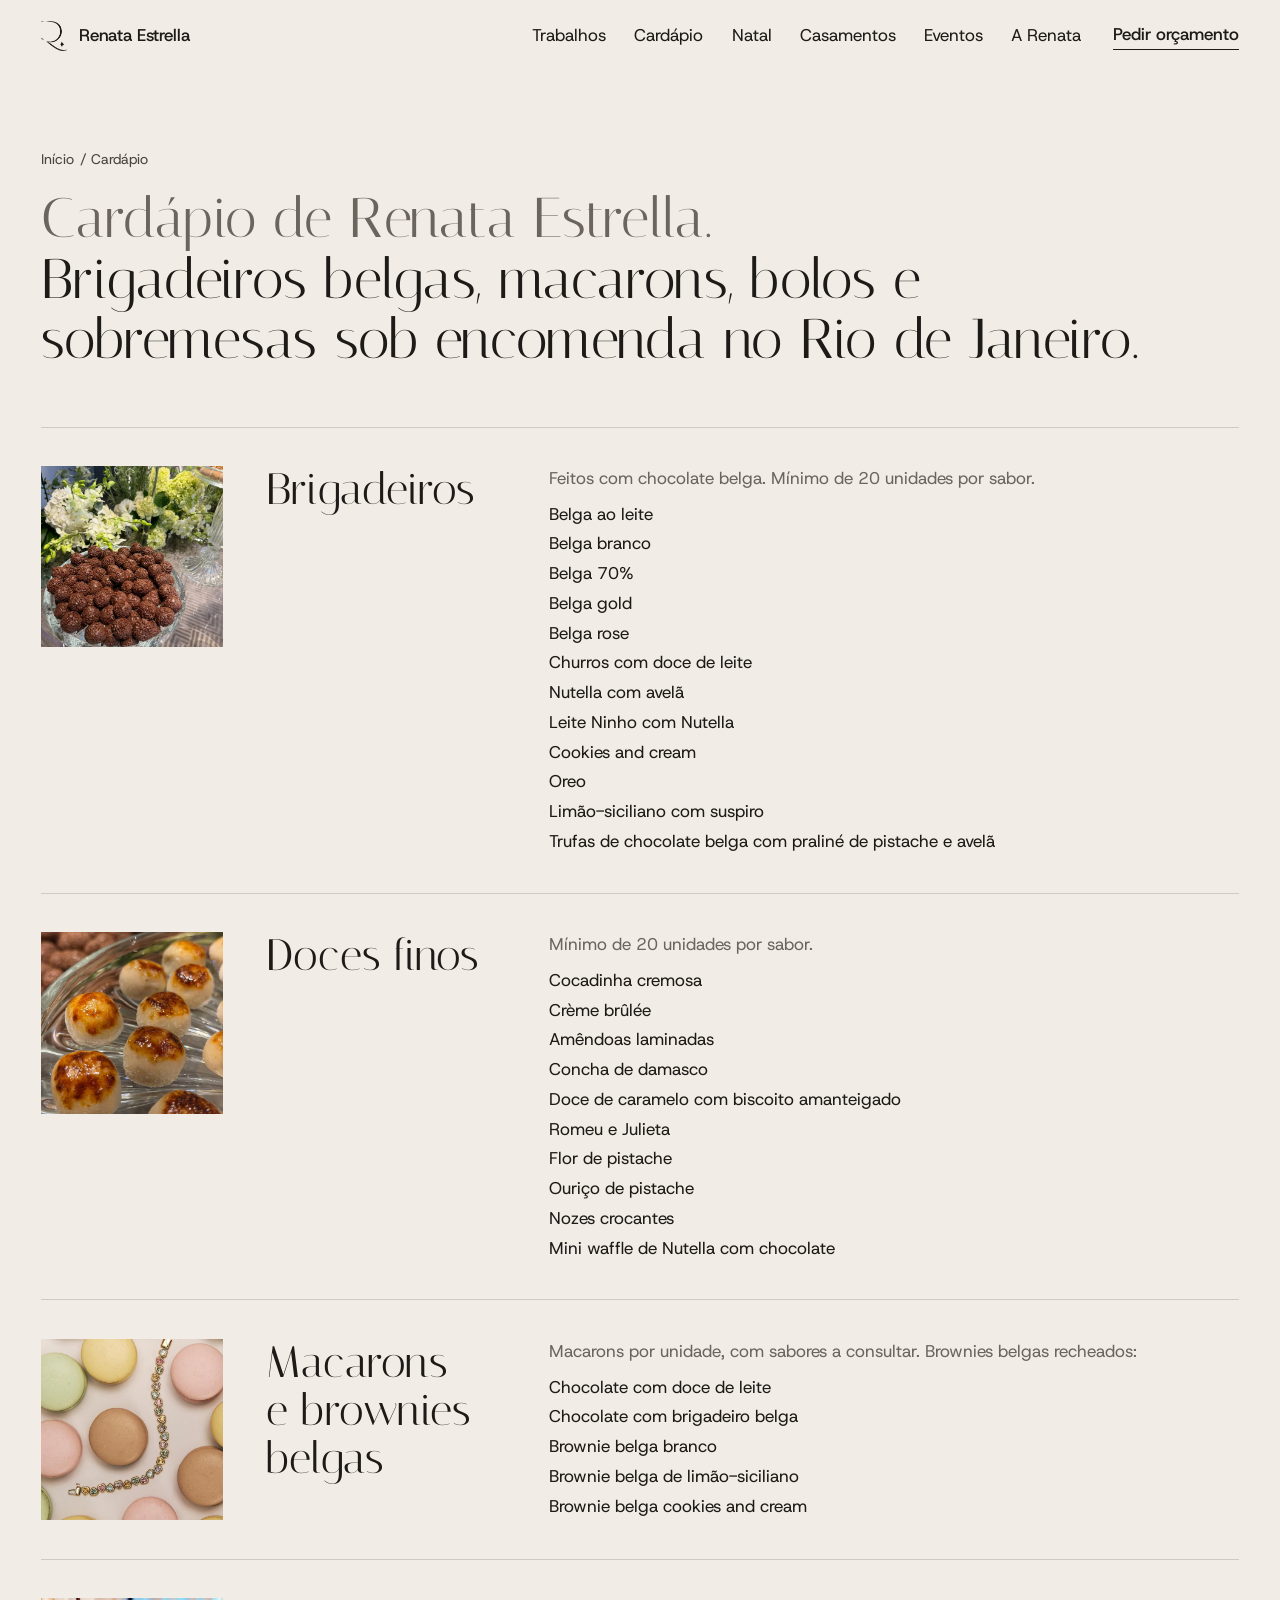
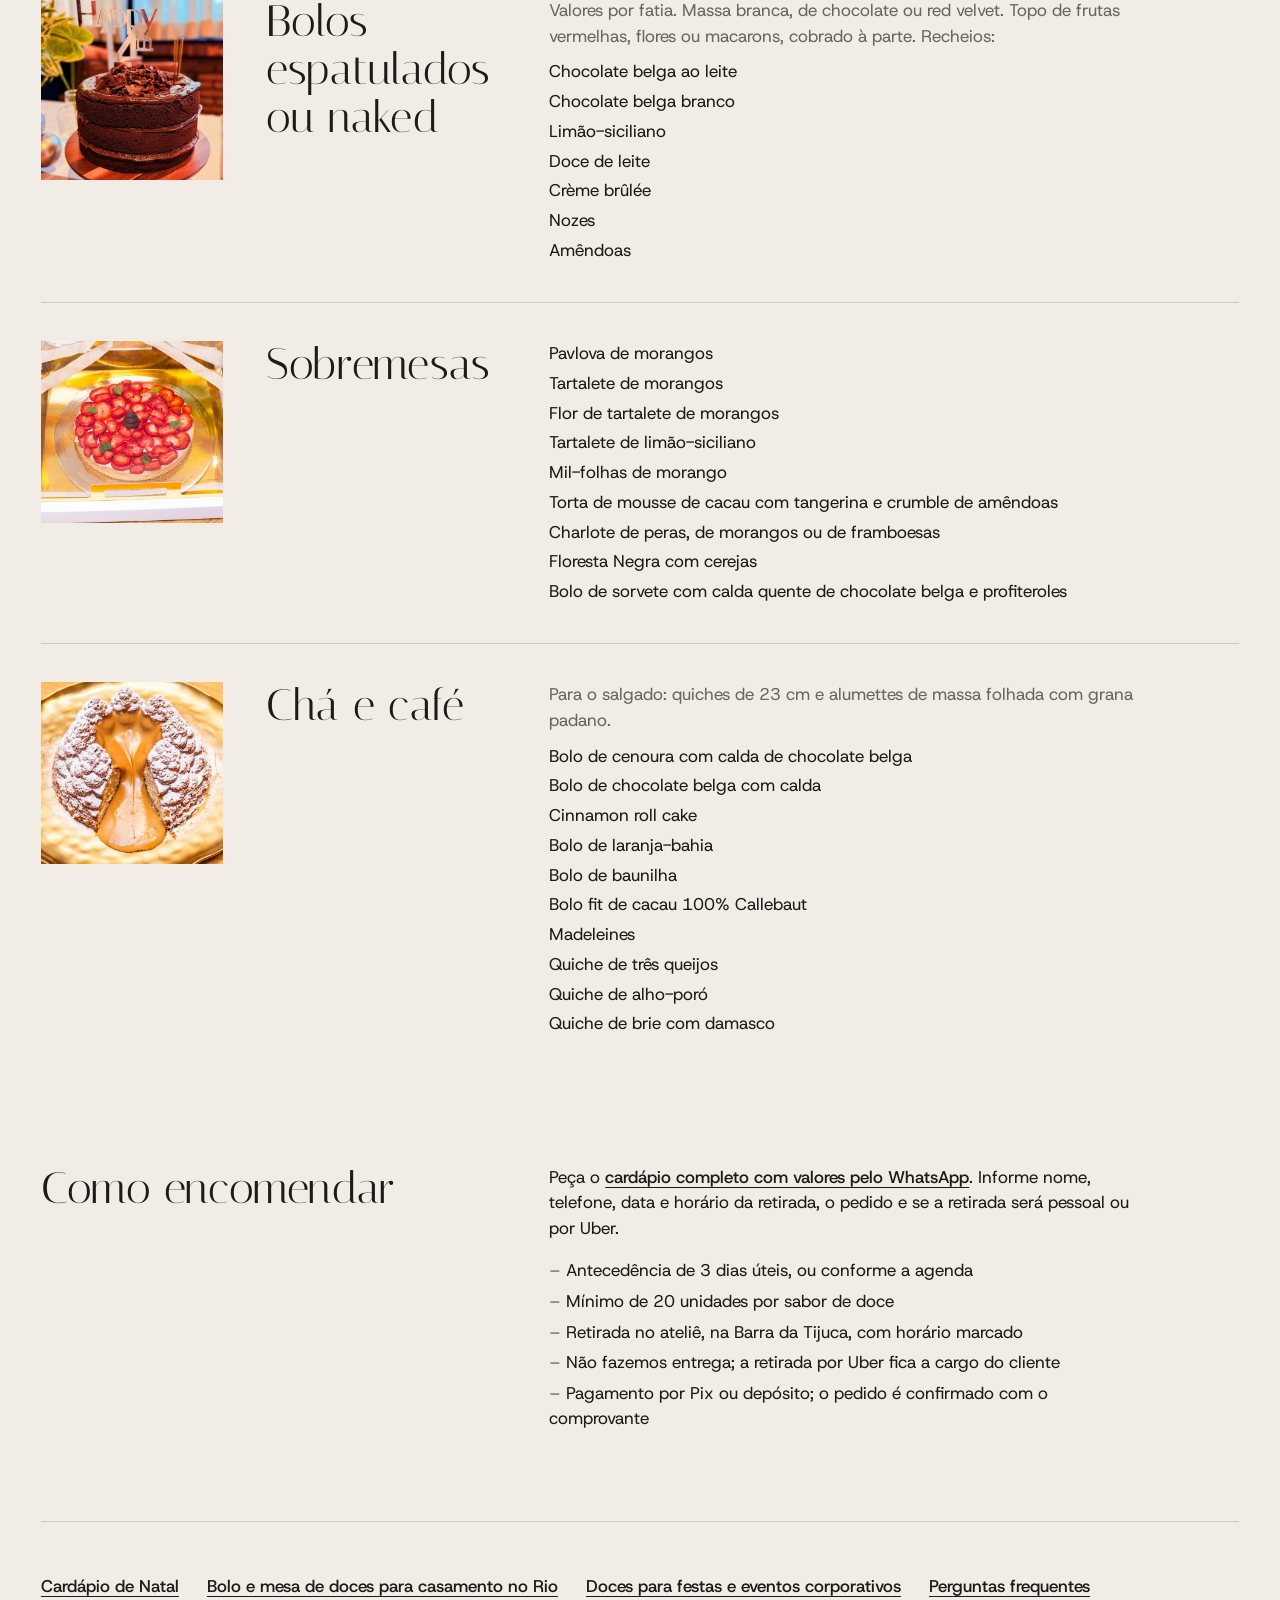
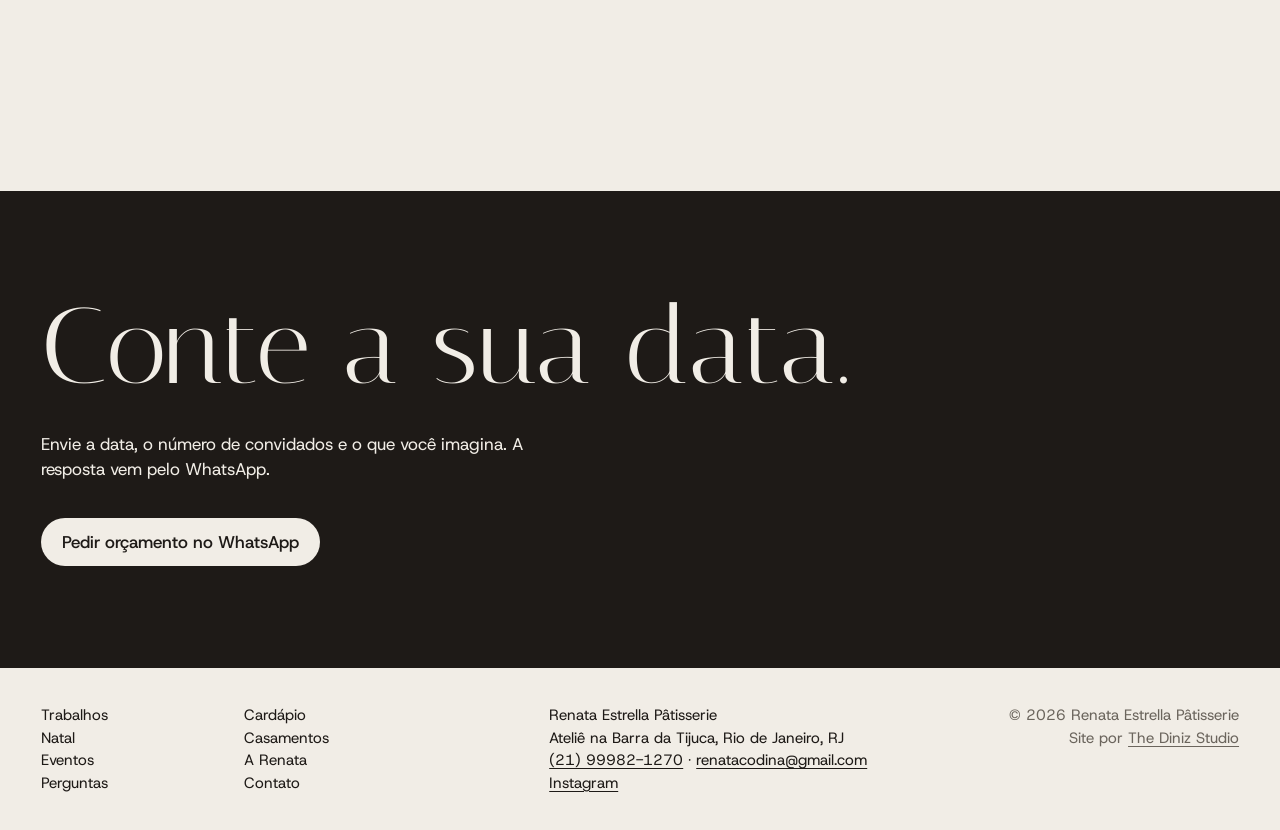
<file: cardapio/index.html>
<!doctype html>
<html lang="pt-BR">
<head>
<meta charset="utf-8">
<meta name="viewport" content="width=device-width,initial-scale=1">
<title>Cardápio: brigadeiros belgas, macarons e bolos sob encomenda | Renata Estrella</title>
<meta name="description" content="Cardápio de Renata Estrella no Rio de Janeiro: brigadeiros belgas, doces finos, macarons, brownies, bolos naked, pavlova, tartaletes e quiches. Retirada na Barra da Tijuca.">
<link rel="canonical" href="https://renataestrellapatisserie.com/cardapio/">
<link rel="alternate" hreflang="pt-BR" href="https://renataestrellapatisserie.com/cardapio/">
<meta name="robots" content="index,follow,max-snippet:-1,max-image-preview:large,max-video-preview:-1">
<meta name="author" content="Renata Estrella">
<meta name="geo.region" content="BR-RJ"><meta name="geo.placename" content="Rio de Janeiro">
<meta name="theme-color" content="#F1EDE6">
<meta property="og:type" content="website"><meta property="og:locale" content="pt_BR"><meta property="og:site_name" content="Renata Estrella Pâtisserie">
<meta property="og:title" content="Cardápio: brigadeiros belgas, macarons e bolos sob encomenda | Renata Estrella"><meta property="og:description" content="Cardápio de Renata Estrella no Rio de Janeiro: brigadeiros belgas, doces finos, macarons, brownies, bolos naked, pavlova, tartaletes e quiches. Retirada na Barra da Tijuca."><meta property="og:url" content="https://renataestrellapatisserie.com/cardapio/">
<meta property="og:image" content="https://renataestrellapatisserie.com/assets/og.jpg"><meta property="og:image:width" content="1200"><meta property="og:image:height" content="630"><meta property="og:image:alt" content="A chef Renata Estrella derramando chocolate em sua cozinha">
<meta name="twitter:card" content="summary_large_image"><meta name="twitter:title" content="Cardápio: brigadeiros belgas, macarons e bolos sob encomenda | Renata Estrella"><meta name="twitter:description" content="Cardápio de Renata Estrella no Rio de Janeiro: brigadeiros belgas, doces finos, macarons, brownies, bolos naked, pavlova, tartaletes e quiches. Retirada na Barra da Tijuca."><meta name="twitter:image" content="https://renataestrellapatisserie.com/assets/og.jpg">
<link rel="icon" href="/assets/favicon.svg" type="image/svg+xml"><link rel="apple-touch-icon" href="/assets/apple-touch-icon.png">
<link rel="preload" href="/assets/fonts/italiana-latin-400-normal.woff2" as="font" type="font/woff2" crossorigin>
<link rel="preload" href="/assets/fonts/host-grotesk-latin-wght-normal.woff2" as="font" type="font/woff2" crossorigin>
<script>document.documentElement.classList.add('js')</script>
<link rel="stylesheet" href="/assets/site.css?v=c3a3ea93">
<script type="application/ld+json">{"@context":"https://schema.org","@graph":[{"@type":["Bakery","LocalBusiness"],"@id":"https://renataestrellapatisserie.com/#negocio","name":"Renata Estrella Pâtisserie","alternateName":"Renata Estrella","url":"https://renataestrellapatisserie.com/","telephone":"+55-21-99982-1270","email":"renatacodina@gmail.com","description":"Confeitaria artesanal sob encomenda no Rio de Janeiro. Bolos, mesas de doces, brigadeiros belgas, macarons e sobremesas para casamentos, festas e eventos corporativos. Ateliê na Barra da Tijuca.","image":"https://renataestrellapatisserie.com/assets/og.jpg","logo":"https://renataestrellapatisserie.com/assets/logo.png","address":{"@type":"PostalAddress","addressLocality":"Rio de Janeiro","addressRegion":"RJ","addressCountry":"BR","streetAddress":"Barra da Tijuca"},"areaServed":[{"@type":"City","name":"Rio de Janeiro"},{"@type":"Country","name":"Brasil"}],"servesCuisine":["Confeitaria","Pâtisserie"],"hasMenu":"https://renataestrellapatisserie.com/cardapio/","paymentAccepted":"Pix, depósito bancário","founder":{"@id":"https://renataestrellapatisserie.com/renata-estrella/#pessoa"},"sameAs":["https://www.instagram.com/renataestrella.patisserie/"],"contactPoint":{"@type":"ContactPoint","telephone":"+55-21-99982-1270","contactType":"customer service","availableLanguage":"Portuguese"}},{"@type":"WebSite","@id":"https://renataestrellapatisserie.com/#site","url":"https://renataestrellapatisserie.com/","name":"Renata Estrella Pâtisserie","inLanguage":"pt-BR","publisher":{"@id":"https://renataestrellapatisserie.com/#negocio"}},{"@type":"BreadcrumbList","itemListElement":[{"@type":"ListItem","position":1,"name":"Início","item":"https://renataestrellapatisserie.com/"},{"@type":"ListItem","position":2,"name":"Cardápio","item":"https://renataestrellapatisserie.com/cardapio/"}]},{"@type":"Menu","@id":"https://renataestrellapatisserie.com/cardapio/#menu","name":"Cardápio Renata Estrella Pâtisserie","url":"https://renataestrellapatisserie.com/cardapio/","inLanguage":"pt-BR","hasMenuSection":[{"@type":"MenuSection","name":"Brigadeiros","url":"https://renataestrellapatisserie.com/cardapio/#brigadeiros","hasMenuItem":[{"@type":"MenuItem","name":"Belga ao leite"},{"@type":"MenuItem","name":"Belga branco"},{"@type":"MenuItem","name":"Belga 70%"},{"@type":"MenuItem","name":"Belga gold"},{"@type":"MenuItem","name":"Belga rose"},{"@type":"MenuItem","name":"Churros com doce de leite"},{"@type":"MenuItem","name":"Nutella com avelã"},{"@type":"MenuItem","name":"Leite Ninho com Nutella"},{"@type":"MenuItem","name":"Cookies and cream"},{"@type":"MenuItem","name":"Oreo"},{"@type":"MenuItem","name":"Limão-siciliano com suspiro"},{"@type":"MenuItem","name":"Trufas de chocolate belga com praliné de pistache e avelã"}]},{"@type":"MenuSection","name":"Doces finos","url":"https://renataestrellapatisserie.com/cardapio/#doces","hasMenuItem":[{"@type":"MenuItem","name":"Cocadinha cremosa"},{"@type":"MenuItem","name":"Crème brûlée"},{"@type":"MenuItem","name":"Amêndoas laminadas"},{"@type":"MenuItem","name":"Concha de damasco"},{"@type":"MenuItem","name":"Doce de caramelo com biscoito amanteigado"},{"@type":"MenuItem","name":"Romeu e Julieta"},{"@type":"MenuItem","name":"Flor de pistache"},{"@type":"MenuItem","name":"Ouriço de pistache"},{"@type":"MenuItem","name":"Nozes crocantes"},{"@type":"MenuItem","name":"Mini waffle de Nutella com chocolate"}]},{"@type":"MenuSection","name":"Macarons e brownies belgas","url":"https://renataestrellapatisserie.com/cardapio/#macarons-e-brownies","hasMenuItem":[{"@type":"MenuItem","name":"Chocolate com doce de leite"},{"@type":"MenuItem","name":"Chocolate com brigadeiro belga"},{"@type":"MenuItem","name":"Brownie belga branco"},{"@type":"MenuItem","name":"Brownie belga de limão-siciliano"},{"@type":"MenuItem","name":"Brownie belga cookies and cream"}]},{"@type":"MenuSection","name":"Bolos espatulados ou naked","url":"https://renataestrellapatisserie.com/cardapio/#bolos","hasMenuItem":[{"@type":"MenuItem","name":"Chocolate belga ao leite"},{"@type":"MenuItem","name":"Chocolate belga branco"},{"@type":"MenuItem","name":"Limão-siciliano"},{"@type":"MenuItem","name":"Doce de leite"},{"@type":"MenuItem","name":"Crème brûlée"},{"@type":"MenuItem","name":"Nozes"},{"@type":"MenuItem","name":"Amêndoas"}]},{"@type":"MenuSection","name":"Sobremesas","url":"https://renataestrellapatisserie.com/cardapio/#sobremesas","hasMenuItem":[{"@type":"MenuItem","name":"Pavlova de morangos"},{"@type":"MenuItem","name":"Tartalete de morangos"},{"@type":"MenuItem","name":"Flor de tartalete de morangos"},{"@type":"MenuItem","name":"Tartalete de limão-siciliano"},{"@type":"MenuItem","name":"Mil-folhas de morango"},{"@type":"MenuItem","name":"Torta de mousse de cacau com tangerina e crumble de amêndoas"},{"@type":"MenuItem","name":"Charlote de peras, de morangos ou de framboesas"},{"@type":"MenuItem","name":"Floresta Negra com cerejas"},{"@type":"MenuItem","name":"Bolo de sorvete com calda quente de chocolate belga e profiteroles"}]},{"@type":"MenuSection","name":"Chá e café","url":"https://renataestrellapatisserie.com/cardapio/#cha-e-cafe","hasMenuItem":[{"@type":"MenuItem","name":"Bolo de cenoura com calda de chocolate belga"},{"@type":"MenuItem","name":"Bolo de chocolate belga com calda"},{"@type":"MenuItem","name":"Cinnamon roll cake"},{"@type":"MenuItem","name":"Bolo de laranja-bahia"},{"@type":"MenuItem","name":"Bolo de baunilha"},{"@type":"MenuItem","name":"Bolo fit de cacau 100% Callebaut"},{"@type":"MenuItem","name":"Madeleines"},{"@type":"MenuItem","name":"Quiche de três queijos"},{"@type":"MenuItem","name":"Quiche de alho-poró"},{"@type":"MenuItem","name":"Quiche de brie com damasco"}]}]}]}</script>
</head>
<body>
<a class="skip" href="#conteudo">Pular para o conteúdo</a>
<header class="hd">
  <a class="brand" href="/" aria-label="Renata Estrella Pâtisserie, início"><i></i><span>Renata Estrella</span></a>
  <nav aria-label="Principal"><a href="/trabalhos/">Trabalhos</a><a href="/cardapio/">Cardápio</a><a href="/cardapio-de-natal/">Natal</a><a href="/bolo-de-casamento-rio-de-janeiro/">Casamentos</a><a href="/doces-para-eventos-rio-de-janeiro/">Eventos</a><a href="/renata-estrella/">A Renata</a></nav>
  <a class="hd__cta" href="https://wa.me/5521999821270?text=Ol%C3%A1%2C%20Renata%21%20Gostaria%20de%20um%20or%C3%A7amento%20para%20um%20evento." target="_blank" rel="noopener">Pedir orçamento</a>
  <button class="burger" id="burger" aria-expanded="false" aria-controls="ov">Menu</button>
</header>
<div class="ov" id="ov"><a href="/trabalhos/">Trabalhos</a><a href="/cardapio/">Cardápio</a><a href="/cardapio-de-natal/">Natal</a><a href="/bolo-de-casamento-rio-de-janeiro/">Casamentos</a><a href="/doces-para-eventos-rio-de-janeiro/">Eventos</a><a href="/renata-estrella/">A Renata</a><a href="/perguntas-frequentes/">Perguntas</a><a href="/contato/">Contato</a></div>
<main id="conteudo">
<div class="ph"><nav class="crumb cap" aria-label="Você está em"><ol><li><a href="/">Início</a></li><li aria-current="page">Cardápio</li></ol></nav><h1><span class="m-mute">Cardápio de Renata Estrella.</span><span>Brigadeiros belgas, macarons, bolos e sobremesas sob encomenda no Rio de Janeiro.</span></h1></div>
<div class="dishes"><section class="dish" id="brigadeiros"><figure><img src="/assets/img/brigadeiros-belgas-casamento-1000.webp" srcset="/assets/img/brigadeiros-belgas-casamento-600.webp 600w, /assets/img/brigadeiros-belgas-casamento-1000.webp 1000w" sizes="(max-width:760px) 25vw, 16vw" width="1200" height="1600" loading="lazy" decoding="async" alt="Brigadeiros belgas em prato de vidro"></figure><h2>Brigadeiros</h2><div class="dish__b"><p>Feitos com chocolate belga. Mínimo de 20 unidades por sabor.</p><ul><li>Belga ao leite</li><li>Belga branco</li><li>Belga 70%</li><li>Belga gold</li><li>Belga rose</li><li>Churros com doce de leite</li><li>Nutella com avelã</li><li>Leite Ninho com Nutella</li><li>Cookies and cream</li><li>Oreo</li><li>Limão-siciliano com suspiro</li><li>Trufas de chocolate belga com praliné de pistache e avelã</li></ul></div></section><section class="dish" id="doces"><figure><img src="/assets/img/creme-brulee-docinhos-casamento-1000.webp" srcset="/assets/img/creme-brulee-docinhos-casamento-600.webp 600w, /assets/img/creme-brulee-docinhos-casamento-1000.webp 1000w" sizes="(max-width:760px) 25vw, 16vw" width="1200" height="1600" loading="lazy" decoding="async" alt="Docinhos de crème brûlée"></figure><h2>Doces finos</h2><div class="dish__b"><p>Mínimo de 20 unidades por sabor.</p><ul><li>Cocadinha cremosa</li><li>Crème brûlée</li><li>Amêndoas laminadas</li><li>Concha de damasco</li><li>Doce de caramelo com biscoito amanteigado</li><li>Romeu e Julieta</li><li>Flor de pistache</li><li>Ouriço de pistache</li><li>Nozes crocantes</li><li>Mini waffle de Nutella com chocolate</li></ul></div></section><section class="dish" id="macarons-e-brownies"><figure><img src="/assets/img/macarons-pastel-pulseira-dassa-danna-1024.webp" srcset="/assets/img/macarons-pastel-pulseira-dassa-danna-600.webp 600w, /assets/img/macarons-pastel-pulseira-dassa-danna-1024.webp 1024w" sizes="(max-width:760px) 25vw, 16vw" width="1024" height="1280" loading="lazy" decoding="async" alt="Macarons em tons pastel"></figure><h2>Macarons e brownies belgas</h2><div class="dish__b"><p>Macarons por unidade, com sabores a consultar. Brownies belgas recheados:</p><ul><li>Chocolate com doce de leite</li><li>Chocolate com brigadeiro belga</li><li>Brownie belga branco</li><li>Brownie belga de limão-siciliano</li><li>Brownie belga cookies and cream</li></ul></div></section><section class="dish" id="bolos"><figure><img src="/assets/img/bolo-naked-chocolate-belga-960.webp" srcset="/assets/img/bolo-naked-chocolate-belga-600.webp 600w, /assets/img/bolo-naked-chocolate-belga-960.webp 960w" sizes="(max-width:760px) 25vw, 16vw" width="960" height="1280" loading="lazy" decoding="async" alt="Bolo naked de chocolate belga"></figure><h2>Bolos espatulados ou naked</h2><div class="dish__b"><p>Valores por fatia. Massa branca, de chocolate ou red velvet. Topo de frutas vermelhas, flores ou macarons, cobrado à parte. Recheios:</p><ul><li>Chocolate belga ao leite</li><li>Chocolate belga branco</li><li>Limão-siciliano</li><li>Doce de leite</li><li>Crème brûlée</li><li>Nozes</li><li>Amêndoas</li></ul></div></section><section class="dish" id="sobremesas"><figure><img src="/assets/img/tartalete-de-morangos-1036.webp" srcset="/assets/img/tartalete-de-morangos-600.webp 600w, /assets/img/tartalete-de-morangos-1036.webp 1036w" sizes="(max-width:760px) 25vw, 16vw" width="1036" height="1280" loading="lazy" decoding="async" alt="Tartalete de morangos"></figure><h2>Sobremesas</h2><div class="dish__b"><ul><li>Pavlova de morangos</li><li>Tartalete de morangos</li><li>Flor de tartalete de morangos</li><li>Tartalete de limão-siciliano</li><li>Mil-folhas de morango</li><li>Torta de mousse de cacau com tangerina e crumble de amêndoas</li><li>Charlote de peras, de morangos ou de framboesas</li><li>Floresta Negra com cerejas</li><li>Bolo de sorvete com calda quente de chocolate belga e profiteroles</li></ul></div></section><section class="dish" id="cha-e-cafe"><figure><img src="/assets/img/bolo-com-calda-de-doce-de-leite-1032.webp" srcset="/assets/img/bolo-com-calda-de-doce-de-leite-600.webp 600w, /assets/img/bolo-com-calda-de-doce-de-leite-1032.webp 1032w" sizes="(max-width:760px) 25vw, 16vw" width="1032" height="1280" loading="lazy" decoding="async" alt="Bolo com calda e açúcar de confeiteiro"></figure><h2>Chá e café</h2><div class="dish__b"><p>Para o salgado: quiches de 23 cm e alumettes de massa folhada com grana padano.</p><ul><li>Bolo de cenoura com calda de chocolate belga</li><li>Bolo de chocolate belga com calda</li><li>Cinnamon roll cake</li><li>Bolo de laranja-bahia</li><li>Bolo de baunilha</li><li>Bolo fit de cacau 100% Callebaut</li><li>Madeleines</li><li>Quiche de três queijos</li><li>Quiche de alho-poró</li><li>Quiche de brie com damasco</li></ul></div></section></div>
<section class="sec" aria-labelledby="como"><h2 id="como">Como encomendar</h2><div class="sec__b"><p>Peça o <a href="https://wa.me/5521999821270?text=Ol%C3%A1%2C%20Renata%21%20Pode%20me%20enviar%20o%20card%C3%A1pio%20completo%20com%20valores%3F" target="_blank" rel="noopener">cardápio completo com valores pelo WhatsApp</a>. Informe nome, telefone, data e horário da retirada, o pedido e se a retirada será pessoal ou por Uber.</p><ul><li>Antecedência de 3 dias úteis, ou conforme a agenda</li><li>Mínimo de 20 unidades por sabor de doce</li><li>Retirada no ateliê, na Barra da Tijuca, com horário marcado</li><li>Não fazemos entrega; a retirada por Uber fica a cargo do cliente</li><li>Pagamento por Pix ou depósito; o pedido é confirmado com o comprovante</li></ul></div></section>
<nav class="rel" aria-label="Veja também"><a href="/cardapio-de-natal/">Cardápio de Natal</a><a href="/bolo-de-casamento-rio-de-janeiro/">Bolo e mesa de doces para casamento no Rio</a><a href="/doces-para-eventos-rio-de-janeiro/">Doces para festas e eventos corporativos</a><a href="/perguntas-frequentes/">Perguntas frequentes</a></nav>
</main>
<footer>
  <section class="end">
    <h2>Conte a sua data.</h2>
    <p class="end__p">Envie a data, o número de convidados e o que você imagina. A resposta vem pelo WhatsApp.</p>
    <a class="btn" href="https://wa.me/5521999821270?text=Ol%C3%A1%2C%20Renata%21%20Gostaria%20de%20um%20or%C3%A7amento%20para%20um%20evento." target="_blank" rel="noopener">Pedir orçamento no WhatsApp</a>
  </section>
  <div class="ft grid">
    <nav aria-label="Rodapé"><a href="/trabalhos/">Trabalhos</a><a href="/cardapio/">Cardápio</a><a href="/cardapio-de-natal/">Natal</a><a href="/bolo-de-casamento-rio-de-janeiro/">Casamentos</a><a href="/doces-para-eventos-rio-de-janeiro/">Eventos</a><a href="/renata-estrella/">A Renata</a><a href="/perguntas-frequentes/">Perguntas</a><a href="/contato/">Contato</a></nav>
    <address>Renata Estrella Pâtisserie<br>Ateliê na Barra da Tijuca, Rio de Janeiro, RJ<br><a href="tel:+5521999821270">(21) 99982-1270</a> · <a href="mailto:renatacodina@gmail.com">renatacodina@gmail.com</a><br><a href="https://www.instagram.com/renataestrella.patisserie/" target="_blank" rel="noopener">Instagram</a></address>
    <p class="ft__c">© 2026 Renata Estrella Pâtisserie<br>Site por <a href="https://www.thedinizstudio.com/pt" target="_blank" rel="noopener">The Diniz Studio</a></p>
  </div>
</footer>
<script src="/assets/site.js?v=c3a3ea93" defer></script>
</body>
</html>
</file>
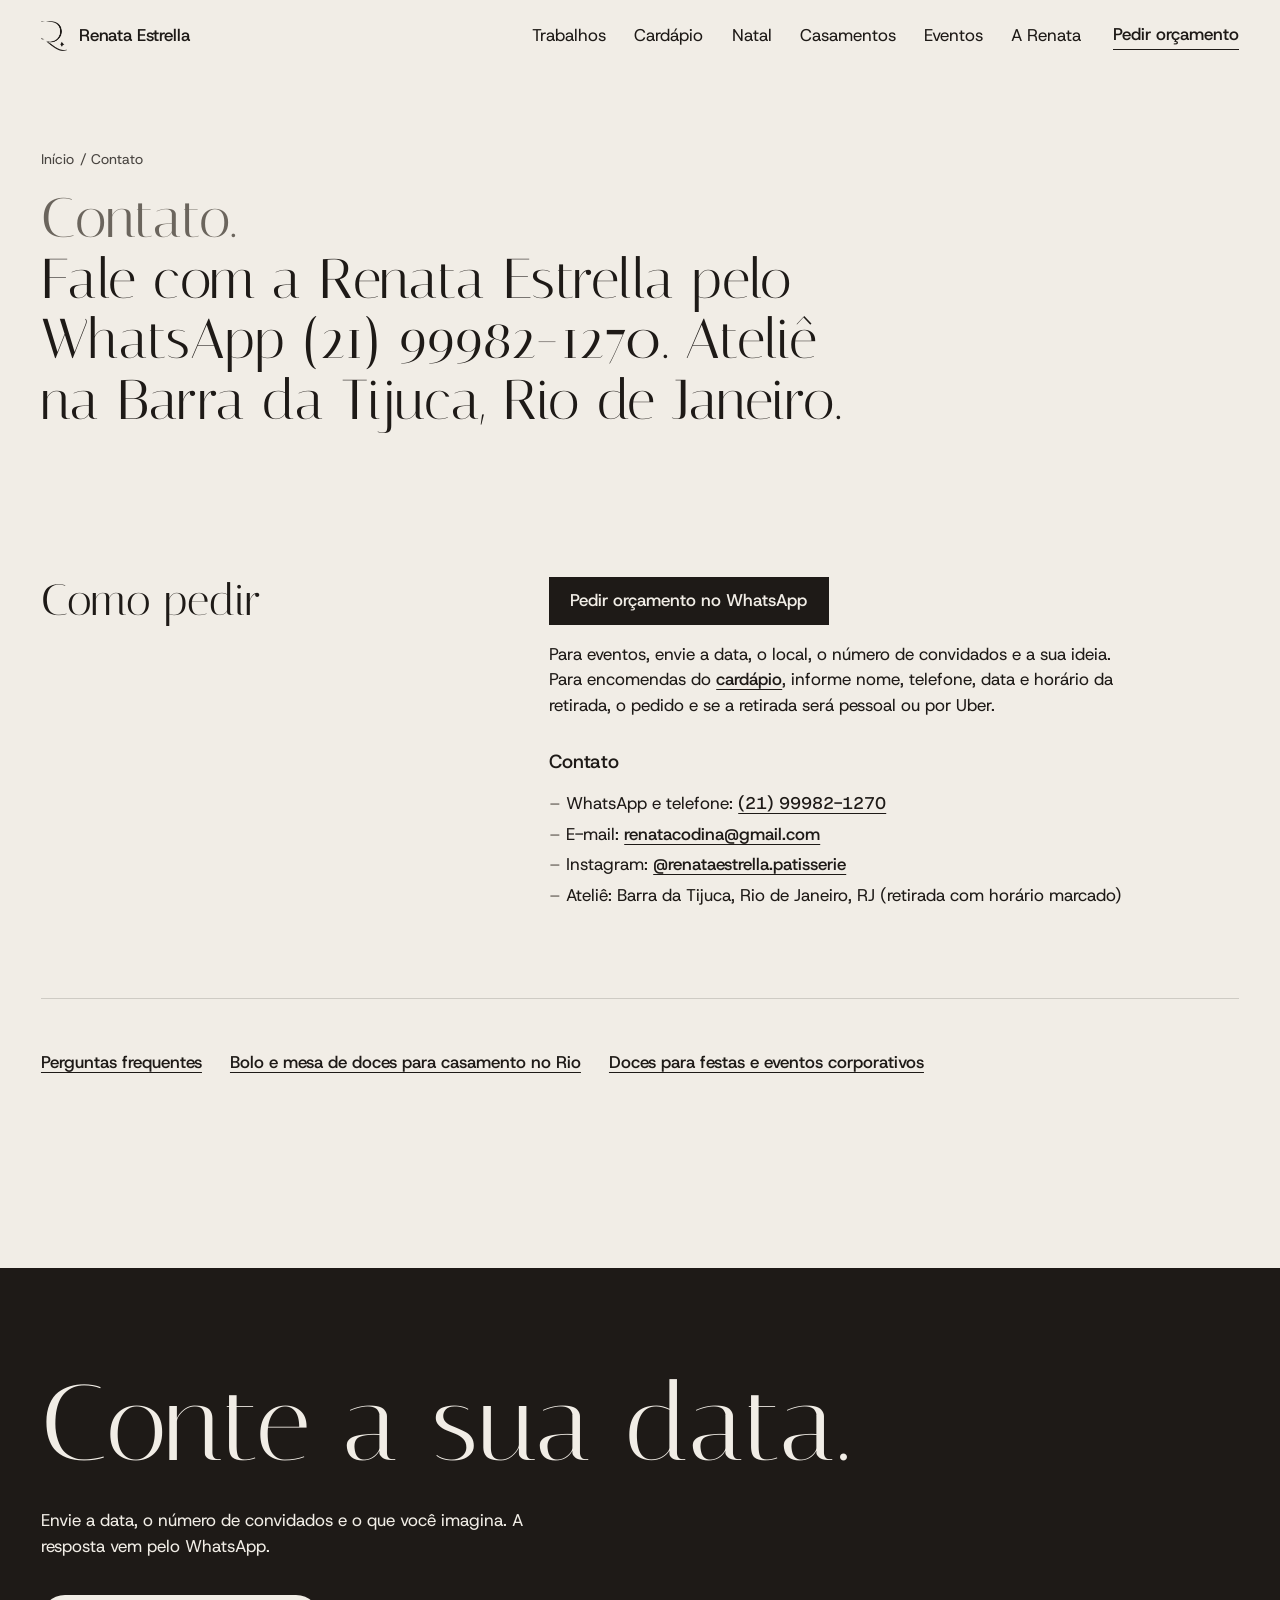
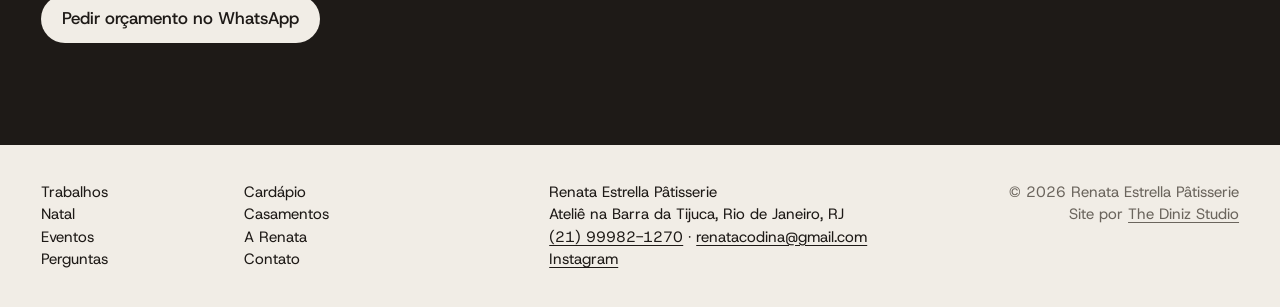
<file: contato/index.html>
<!doctype html>
<html lang="pt-BR">
<head>
<meta charset="utf-8">
<meta name="viewport" content="width=device-width,initial-scale=1">
<title>Contato e encomendas | Renata Estrella Pâtisserie, Rio de Janeiro</title>
<meta name="description" content="Fale com a Renata Estrella pelo WhatsApp (21) 99982-1270 e peça um orçamento de bolo, mesa de doces ou encomenda. Ateliê na Barra da Tijuca, Rio de Janeiro.">
<link rel="canonical" href="https://renataestrellapatisserie.com/contato/">
<link rel="alternate" hreflang="pt-BR" href="https://renataestrellapatisserie.com/contato/">
<meta name="robots" content="index,follow,max-snippet:-1,max-image-preview:large,max-video-preview:-1">
<meta name="author" content="Renata Estrella">
<meta name="geo.region" content="BR-RJ"><meta name="geo.placename" content="Rio de Janeiro">
<meta name="theme-color" content="#F1EDE6">
<meta property="og:type" content="website"><meta property="og:locale" content="pt_BR"><meta property="og:site_name" content="Renata Estrella Pâtisserie">
<meta property="og:title" content="Contato e encomendas | Renata Estrella Pâtisserie, Rio de Janeiro"><meta property="og:description" content="Fale com a Renata Estrella pelo WhatsApp (21) 99982-1270 e peça um orçamento de bolo, mesa de doces ou encomenda. Ateliê na Barra da Tijuca, Rio de Janeiro."><meta property="og:url" content="https://renataestrellapatisserie.com/contato/">
<meta property="og:image" content="https://renataestrellapatisserie.com/assets/og.jpg"><meta property="og:image:width" content="1200"><meta property="og:image:height" content="630"><meta property="og:image:alt" content="A chef Renata Estrella derramando chocolate em sua cozinha">
<meta name="twitter:card" content="summary_large_image"><meta name="twitter:title" content="Contato e encomendas | Renata Estrella Pâtisserie, Rio de Janeiro"><meta name="twitter:description" content="Fale com a Renata Estrella pelo WhatsApp (21) 99982-1270 e peça um orçamento de bolo, mesa de doces ou encomenda. Ateliê na Barra da Tijuca, Rio de Janeiro."><meta name="twitter:image" content="https://renataestrellapatisserie.com/assets/og.jpg">
<link rel="icon" href="/assets/favicon.svg" type="image/svg+xml"><link rel="apple-touch-icon" href="/assets/apple-touch-icon.png">
<link rel="preload" href="/assets/fonts/italiana-latin-400-normal.woff2" as="font" type="font/woff2" crossorigin>
<link rel="preload" href="/assets/fonts/host-grotesk-latin-wght-normal.woff2" as="font" type="font/woff2" crossorigin>
<script>document.documentElement.classList.add('js')</script>
<link rel="stylesheet" href="/assets/site.css?v=c3a3ea93">
<script type="application/ld+json">{"@context":"https://schema.org","@graph":[{"@type":["Bakery","LocalBusiness"],"@id":"https://renataestrellapatisserie.com/#negocio","name":"Renata Estrella Pâtisserie","alternateName":"Renata Estrella","url":"https://renataestrellapatisserie.com/","telephone":"+55-21-99982-1270","email":"renatacodina@gmail.com","description":"Confeitaria artesanal sob encomenda no Rio de Janeiro. Bolos, mesas de doces, brigadeiros belgas, macarons e sobremesas para casamentos, festas e eventos corporativos. Ateliê na Barra da Tijuca.","image":"https://renataestrellapatisserie.com/assets/og.jpg","logo":"https://renataestrellapatisserie.com/assets/logo.png","address":{"@type":"PostalAddress","addressLocality":"Rio de Janeiro","addressRegion":"RJ","addressCountry":"BR","streetAddress":"Barra da Tijuca"},"areaServed":[{"@type":"City","name":"Rio de Janeiro"},{"@type":"Country","name":"Brasil"}],"servesCuisine":["Confeitaria","Pâtisserie"],"hasMenu":"https://renataestrellapatisserie.com/cardapio/","paymentAccepted":"Pix, depósito bancário","founder":{"@id":"https://renataestrellapatisserie.com/renata-estrella/#pessoa"},"sameAs":["https://www.instagram.com/renataestrella.patisserie/"],"contactPoint":{"@type":"ContactPoint","telephone":"+55-21-99982-1270","contactType":"customer service","availableLanguage":"Portuguese"}},{"@type":"WebSite","@id":"https://renataestrellapatisserie.com/#site","url":"https://renataestrellapatisserie.com/","name":"Renata Estrella Pâtisserie","inLanguage":"pt-BR","publisher":{"@id":"https://renataestrellapatisserie.com/#negocio"}},{"@type":"BreadcrumbList","itemListElement":[{"@type":"ListItem","position":1,"name":"Início","item":"https://renataestrellapatisserie.com/"},{"@type":"ListItem","position":2,"name":"Contato","item":"https://renataestrellapatisserie.com/contato/"}]},{"@type":"ContactPage","url":"https://renataestrellapatisserie.com/contato/","about":{"@id":"https://renataestrellapatisserie.com/#negocio"}}]}</script>
</head>
<body>
<a class="skip" href="#conteudo">Pular para o conteúdo</a>
<header class="hd">
  <a class="brand" href="/" aria-label="Renata Estrella Pâtisserie, início"><i></i><span>Renata Estrella</span></a>
  <nav aria-label="Principal"><a href="/trabalhos/">Trabalhos</a><a href="/cardapio/">Cardápio</a><a href="/cardapio-de-natal/">Natal</a><a href="/bolo-de-casamento-rio-de-janeiro/">Casamentos</a><a href="/doces-para-eventos-rio-de-janeiro/">Eventos</a><a href="/renata-estrella/">A Renata</a></nav>
  <a class="hd__cta" href="https://wa.me/5521999821270?text=Ol%C3%A1%2C%20Renata%21%20Gostaria%20de%20um%20or%C3%A7amento%20para%20um%20evento." target="_blank" rel="noopener">Pedir orçamento</a>
  <button class="burger" id="burger" aria-expanded="false" aria-controls="ov">Menu</button>
</header>
<div class="ov" id="ov"><a href="/trabalhos/">Trabalhos</a><a href="/cardapio/">Cardápio</a><a href="/cardapio-de-natal/">Natal</a><a href="/bolo-de-casamento-rio-de-janeiro/">Casamentos</a><a href="/doces-para-eventos-rio-de-janeiro/">Eventos</a><a href="/renata-estrella/">A Renata</a><a href="/perguntas-frequentes/">Perguntas</a><a href="/contato/">Contato</a></div>
<main id="conteudo">
<div class="ph"><nav class="crumb cap" aria-label="Você está em"><ol><li><a href="/">Início</a></li><li aria-current="page">Contato</li></ol></nav><h1><span class="m-mute">Contato.</span><span>Fale com a Renata Estrella pelo WhatsApp (21) 99982-1270. Ateliê na Barra da Tijuca, Rio de Janeiro.</span></h1></div>
<section class="sec" aria-labelledby="ct"><h2 id="ct">Como pedir</h2><div class="sec__b"><p><a class="btn" style="color:var(--paper)" href="https://wa.me/5521999821270?text=Ol%C3%A1%2C%20Renata%21%20Gostaria%20de%20um%20or%C3%A7amento%20para%20um%20evento." target="_blank" rel="noopener">Pedir orçamento no WhatsApp</a></p><p>Para eventos, envie a data, o local, o número de convidados e a sua ideia. Para encomendas do <a href="/cardapio/">cardápio</a>, informe nome, telefone, data e horário da retirada, o pedido e se a retirada será pessoal ou por Uber.</p><h3>Contato</h3><ul><li>WhatsApp e telefone: <a href="tel:+5521999821270">(21) 99982-1270</a></li><li>E-mail: <a href="mailto:renatacodina@gmail.com">renatacodina@gmail.com</a></li><li>Instagram: <a href="https://www.instagram.com/renataestrella.patisserie/" target="_blank" rel="noopener">@renataestrella.patisserie</a></li><li>Ateliê: Barra da Tijuca, Rio de Janeiro, RJ (retirada com horário marcado)</li></ul></div></section>
<nav class="rel" aria-label="Veja também"><a href="/perguntas-frequentes/">Perguntas frequentes</a><a href="/bolo-de-casamento-rio-de-janeiro/">Bolo e mesa de doces para casamento no Rio</a><a href="/doces-para-eventos-rio-de-janeiro/">Doces para festas e eventos corporativos</a></nav>
</main>
<footer>
  <section class="end">
    <h2>Conte a sua data.</h2>
    <p class="end__p">Envie a data, o número de convidados e o que você imagina. A resposta vem pelo WhatsApp.</p>
    <a class="btn" href="https://wa.me/5521999821270?text=Ol%C3%A1%2C%20Renata%21%20Gostaria%20de%20um%20or%C3%A7amento%20para%20um%20evento." target="_blank" rel="noopener">Pedir orçamento no WhatsApp</a>
  </section>
  <div class="ft grid">
    <nav aria-label="Rodapé"><a href="/trabalhos/">Trabalhos</a><a href="/cardapio/">Cardápio</a><a href="/cardapio-de-natal/">Natal</a><a href="/bolo-de-casamento-rio-de-janeiro/">Casamentos</a><a href="/doces-para-eventos-rio-de-janeiro/">Eventos</a><a href="/renata-estrella/">A Renata</a><a href="/perguntas-frequentes/">Perguntas</a><a href="/contato/">Contato</a></nav>
    <address>Renata Estrella Pâtisserie<br>Ateliê na Barra da Tijuca, Rio de Janeiro, RJ<br><a href="tel:+5521999821270">(21) 99982-1270</a> · <a href="mailto:renatacodina@gmail.com">renatacodina@gmail.com</a><br><a href="https://www.instagram.com/renataestrella.patisserie/" target="_blank" rel="noopener">Instagram</a></address>
    <p class="ft__c">© 2026 Renata Estrella Pâtisserie<br>Site por <a href="https://www.thedinizstudio.com/pt" target="_blank" rel="noopener">The Diniz Studio</a></p>
  </div>
</footer>
<script src="/assets/site.js?v=c3a3ea93" defer></script>
</body>
</html>
</file>
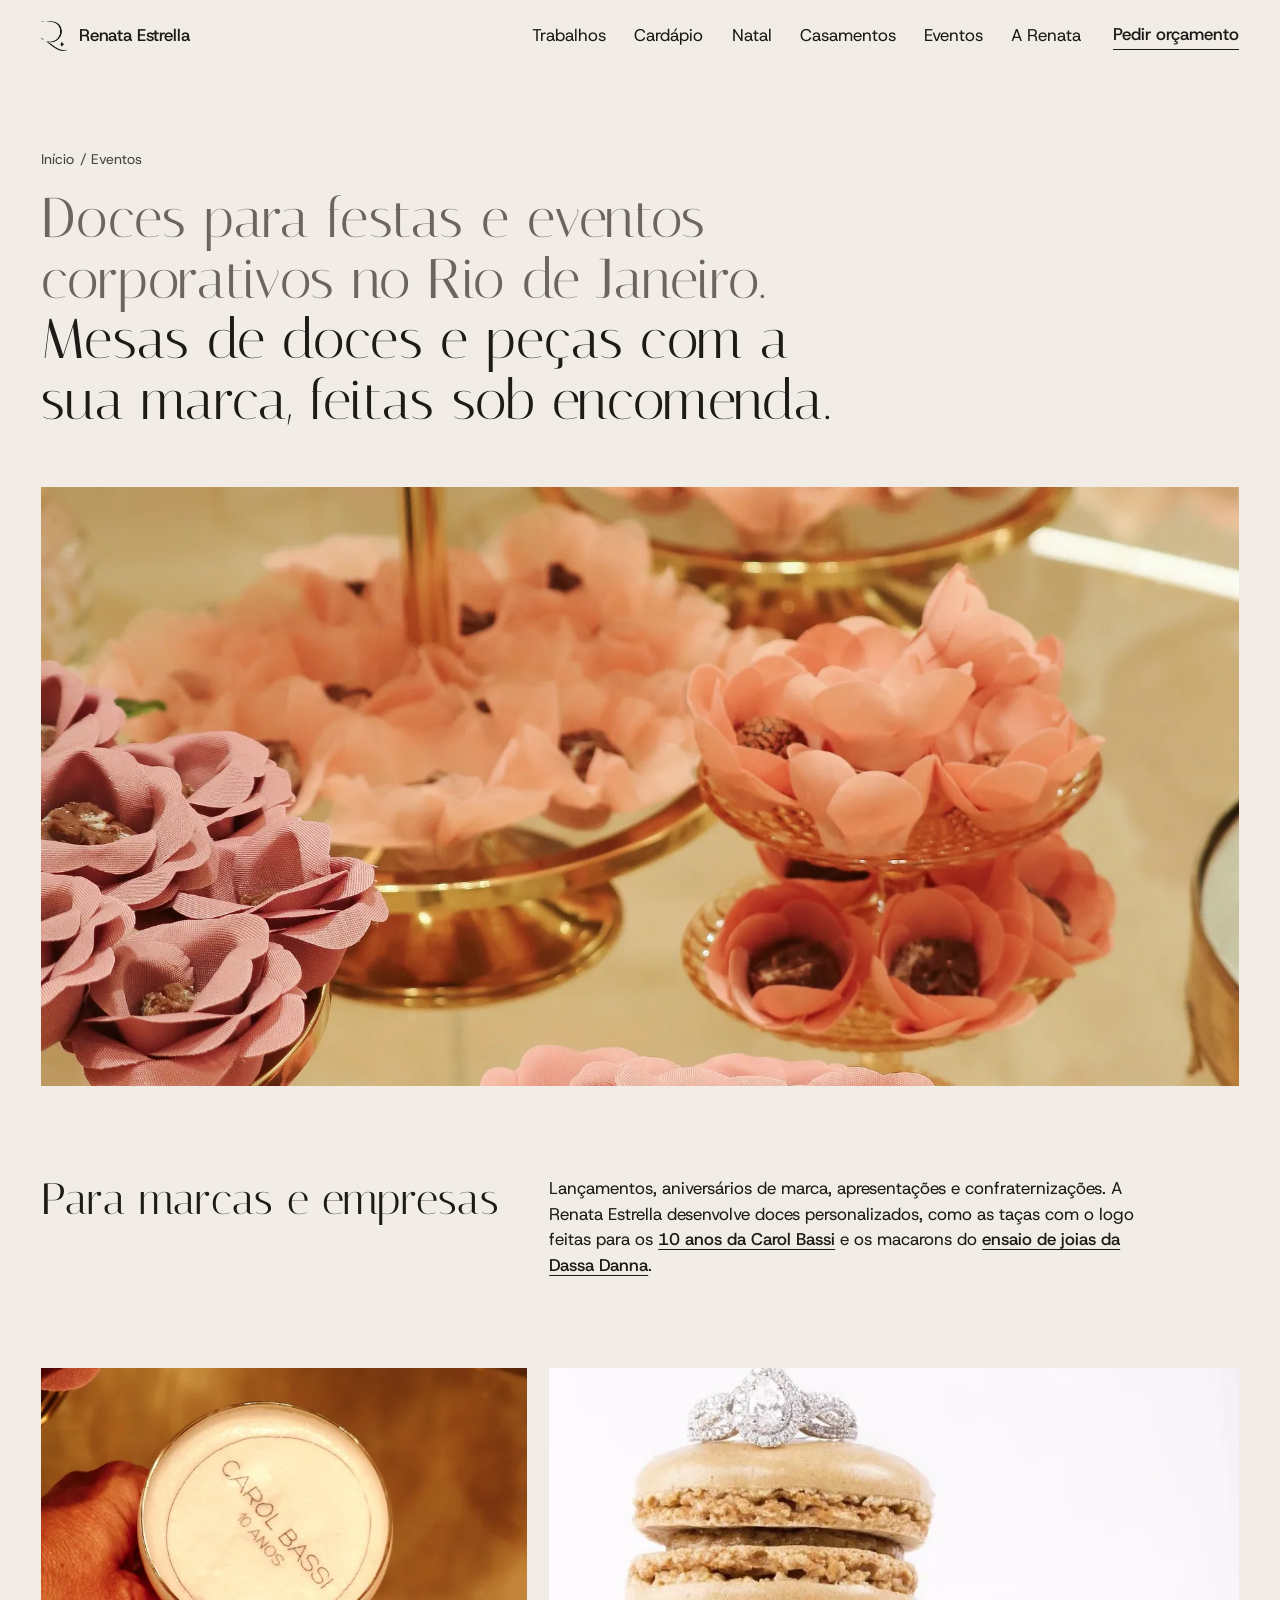
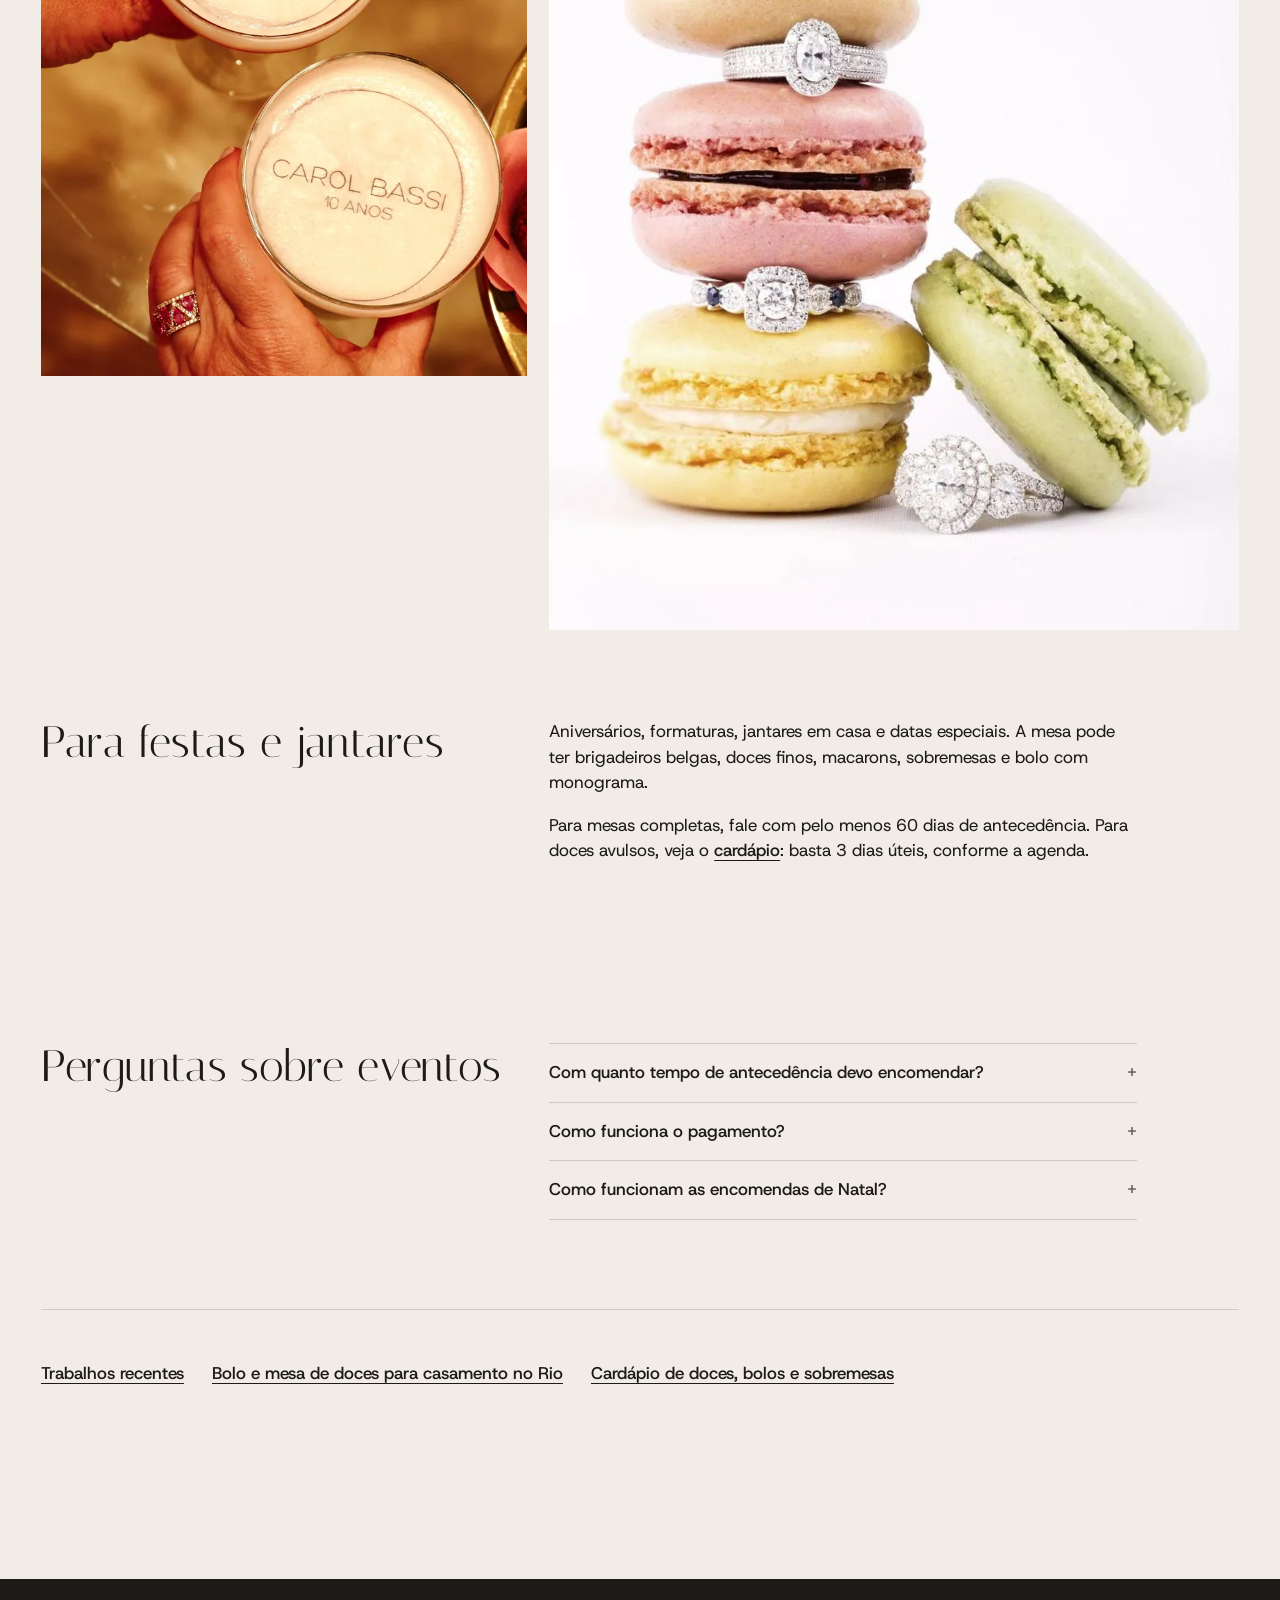
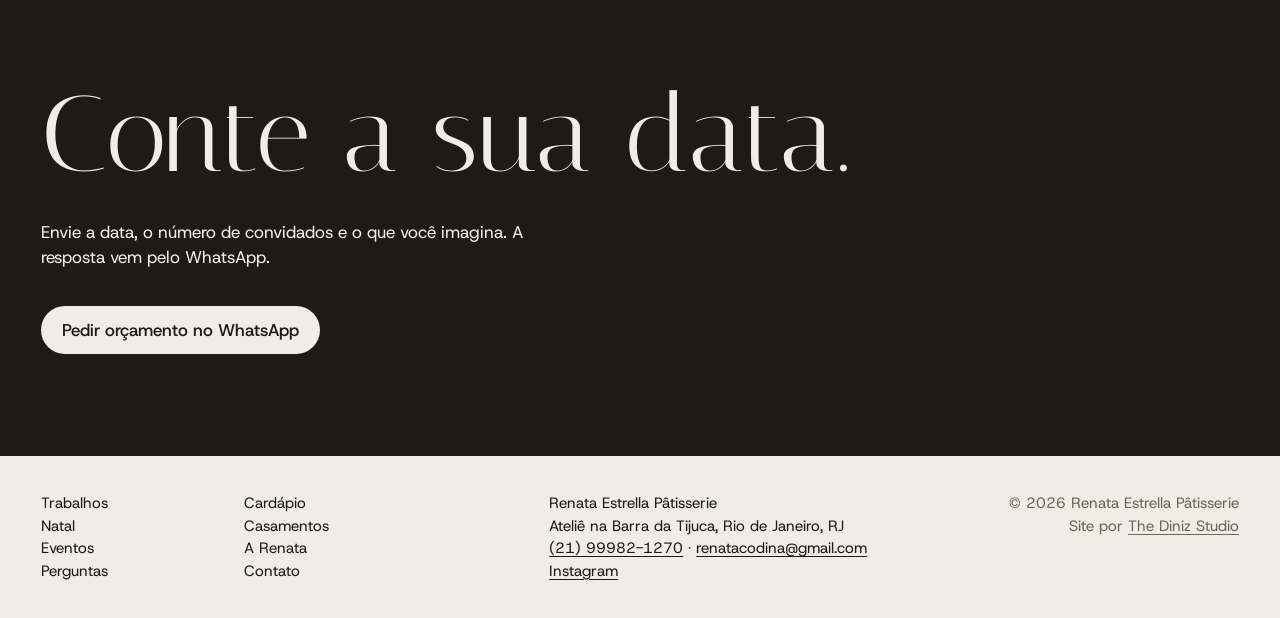
<file: doces-para-eventos-rio-de-janeiro/index.html>
<!doctype html>
<html lang="pt-BR">
<head>
<meta charset="utf-8">
<meta name="viewport" content="width=device-width,initial-scale=1">
<title>Doces para eventos e festas no Rio de Janeiro | Renata Estrella</title>
<meta name="description" content="Doces para eventos corporativos, festas e jantares no Rio de Janeiro. Mesas de doces, macarons e peças com a sua marca pela chef Renata Estrella. Peça um orçamento.">
<link rel="canonical" href="https://renataestrellapatisserie.com/doces-para-eventos-rio-de-janeiro/">
<link rel="alternate" hreflang="pt-BR" href="https://renataestrellapatisserie.com/doces-para-eventos-rio-de-janeiro/">
<meta name="robots" content="index,follow,max-snippet:-1,max-image-preview:large,max-video-preview:-1">
<meta name="author" content="Renata Estrella">
<meta name="geo.region" content="BR-RJ"><meta name="geo.placename" content="Rio de Janeiro">
<meta name="theme-color" content="#F1EDE6">
<meta property="og:type" content="website"><meta property="og:locale" content="pt_BR"><meta property="og:site_name" content="Renata Estrella Pâtisserie">
<meta property="og:title" content="Doces para eventos e festas no Rio de Janeiro | Renata Estrella"><meta property="og:description" content="Doces para eventos corporativos, festas e jantares no Rio de Janeiro. Mesas de doces, macarons e peças com a sua marca pela chef Renata Estrella. Peça um orçamento."><meta property="og:url" content="https://renataestrellapatisserie.com/doces-para-eventos-rio-de-janeiro/">
<meta property="og:image" content="https://renataestrellapatisserie.com/assets/og.jpg"><meta property="og:image:width" content="1200"><meta property="og:image:height" content="630"><meta property="og:image:alt" content="A chef Renata Estrella derramando chocolate em sua cozinha">
<meta name="twitter:card" content="summary_large_image"><meta name="twitter:title" content="Doces para eventos e festas no Rio de Janeiro | Renata Estrella"><meta name="twitter:description" content="Doces para eventos corporativos, festas e jantares no Rio de Janeiro. Mesas de doces, macarons e peças com a sua marca pela chef Renata Estrella. Peça um orçamento."><meta name="twitter:image" content="https://renataestrellapatisserie.com/assets/og.jpg">
<link rel="icon" href="/assets/favicon.svg" type="image/svg+xml"><link rel="apple-touch-icon" href="/assets/apple-touch-icon.png">
<link rel="preload" href="/assets/fonts/italiana-latin-400-normal.woff2" as="font" type="font/woff2" crossorigin>
<link rel="preload" href="/assets/fonts/host-grotesk-latin-wght-normal.woff2" as="font" type="font/woff2" crossorigin>
<script>document.documentElement.classList.add('js')</script>
<link rel="stylesheet" href="/assets/site.css?v=c3a3ea93">
<script type="application/ld+json">{"@context":"https://schema.org","@graph":[{"@type":["Bakery","LocalBusiness"],"@id":"https://renataestrellapatisserie.com/#negocio","name":"Renata Estrella Pâtisserie","alternateName":"Renata Estrella","url":"https://renataestrellapatisserie.com/","telephone":"+55-21-99982-1270","email":"renatacodina@gmail.com","description":"Confeitaria artesanal sob encomenda no Rio de Janeiro. Bolos, mesas de doces, brigadeiros belgas, macarons e sobremesas para casamentos, festas e eventos corporativos. Ateliê na Barra da Tijuca.","image":"https://renataestrellapatisserie.com/assets/og.jpg","logo":"https://renataestrellapatisserie.com/assets/logo.png","address":{"@type":"PostalAddress","addressLocality":"Rio de Janeiro","addressRegion":"RJ","addressCountry":"BR","streetAddress":"Barra da Tijuca"},"areaServed":[{"@type":"City","name":"Rio de Janeiro"},{"@type":"Country","name":"Brasil"}],"servesCuisine":["Confeitaria","Pâtisserie"],"hasMenu":"https://renataestrellapatisserie.com/cardapio/","paymentAccepted":"Pix, depósito bancário","founder":{"@id":"https://renataestrellapatisserie.com/renata-estrella/#pessoa"},"sameAs":["https://www.instagram.com/renataestrella.patisserie/"],"contactPoint":{"@type":"ContactPoint","telephone":"+55-21-99982-1270","contactType":"customer service","availableLanguage":"Portuguese"}},{"@type":"WebSite","@id":"https://renataestrellapatisserie.com/#site","url":"https://renataestrellapatisserie.com/","name":"Renata Estrella Pâtisserie","inLanguage":"pt-BR","publisher":{"@id":"https://renataestrellapatisserie.com/#negocio"}},{"@type":"BreadcrumbList","itemListElement":[{"@type":"ListItem","position":1,"name":"Início","item":"https://renataestrellapatisserie.com/"},{"@type":"ListItem","position":2,"name":"Eventos","item":"https://renataestrellapatisserie.com/doces-para-eventos-rio-de-janeiro/"}]},{"@type":"Service","name":"Doces para festas e eventos corporativos","description":"Doces para eventos corporativos, festas e jantares no Rio de Janeiro. Mesas de doces, macarons e peças com a sua marca pela chef Renata Estrella. Peça um orçamento.","url":"https://renataestrellapatisserie.com/doces-para-eventos-rio-de-janeiro/","provider":{"@id":"https://renataestrellapatisserie.com/#negocio"},"areaServed":{"@type":"City","name":"Rio de Janeiro"}},{"@type":"FAQPage","mainEntity":[{"@type":"Question","name":"Com quanto tempo de antecedência devo encomendar?","acceptedAnswer":{"@type":"Answer","text":"Doces e sobremesas do cardápio: 3 dias úteis, conforme a agenda. Festas e eventos corporativos com mesa completa: pelo menos 60 dias. Casamentos: de 6 a 12 meses, para dar tempo de criar o conceito e fazer a degustação."}},{"@type":"Question","name":"Como funciona o pagamento?","acceptedAnswer":{"@type":"Answer","text":"Por Pix ou depósito bancário. Não trabalhamos com cartão de crédito. O pedido é confirmado após o envio do comprovante. Em eventos de maior porte, 50% são pagos na reserva e o restante 10 dias antes da data."}},{"@type":"Question","name":"Como funcionam as encomendas de Natal?","acceptedAnswer":{"@type":"Answer","text":"Os pedidos são confirmados conforme a agenda, com o envio do comprovante de pagamento. A retirada é no ateliê, das 10h às 15h ou em horário agendado. Não há entregas nos dias 22, 23 e 24 de dezembro, e o ateliê não abre no dia 25."}}]}]}</script>
</head>
<body>
<a class="skip" href="#conteudo">Pular para o conteúdo</a>
<header class="hd">
  <a class="brand" href="/" aria-label="Renata Estrella Pâtisserie, início"><i></i><span>Renata Estrella</span></a>
  <nav aria-label="Principal"><a href="/trabalhos/">Trabalhos</a><a href="/cardapio/">Cardápio</a><a href="/cardapio-de-natal/">Natal</a><a href="/bolo-de-casamento-rio-de-janeiro/">Casamentos</a><a href="/doces-para-eventos-rio-de-janeiro/">Eventos</a><a href="/renata-estrella/">A Renata</a></nav>
  <a class="hd__cta" href="https://wa.me/5521999821270?text=Ol%C3%A1%2C%20Renata%21%20Gostaria%20de%20um%20or%C3%A7amento%20para%20um%20evento." target="_blank" rel="noopener">Pedir orçamento</a>
  <button class="burger" id="burger" aria-expanded="false" aria-controls="ov">Menu</button>
</header>
<div class="ov" id="ov"><a href="/trabalhos/">Trabalhos</a><a href="/cardapio/">Cardápio</a><a href="/cardapio-de-natal/">Natal</a><a href="/bolo-de-casamento-rio-de-janeiro/">Casamentos</a><a href="/doces-para-eventos-rio-de-janeiro/">Eventos</a><a href="/renata-estrella/">A Renata</a><a href="/perguntas-frequentes/">Perguntas</a><a href="/contato/">Contato</a></div>
<main id="conteudo">
<div class="ph"><nav class="crumb cap" aria-label="Você está em"><ol><li><a href="/">Início</a></li><li aria-current="page">Eventos</li></ol></nav><h1><span class="m-mute">Doces para festas e eventos corporativos no Rio de Janeiro.</span><span>Mesas de doces e peças com a sua marca, feitas sob encomenda.</span></h1></div>
<div class="bleed" data-r><img src="/assets/img/doces-flor-carol-bassi-10-anos-1200.webp" srcset="/assets/img/doces-flor-carol-bassi-10-anos-700.webp 700w, /assets/img/doces-flor-carol-bassi-10-anos-1200.webp 1200w, /assets/img/doces-flor-carol-bassi-10-anos-1800.webp 1800w" sizes="100vw" width="2774" height="4160" fetchpriority="high" alt="Doces em forma de flor em bandejas douradas na festa de 10 anos da Carol Bassi"></div>
<section class="sec" aria-labelledby="ev-a"><h2 id="ev-a">Para marcas e empresas</h2><div class="sec__b"><p>Lançamentos, aniversários de marca, apresentações e confraternizações. A Renata Estrella desenvolve doces personalizados, como as taças com o logo feitas para os <a href="/trabalhos/#carol-bassi">10 anos da Carol Bassi</a> e os macarons do <a href="/trabalhos/#dassa-danna">ensaio de joias da Dassa Danna</a>.</p></div></section>
<div class="gal"><figure class="g5 ar-p" data-r><img src="/assets/img/taca-personalizada-carol-bassi-10-anos-1200.webp" srcset="/assets/img/taca-personalizada-carol-bassi-10-anos-700.webp 700w, /assets/img/taca-personalizada-carol-bassi-10-anos-1200.webp 1200w, /assets/img/taca-personalizada-carol-bassi-10-anos-1800.webp 1800w" sizes="(max-width:760px) 100vw, 42vw" width="2774" height="4160" loading="lazy" decoding="async" alt="Taças personalizadas com o logo Carol Bassi 10 anos"></figure><figure class="g7 ar-p" data-r><img src="/assets/img/macarons-e-joias-dassa-danna-852.webp" srcset="/assets/img/macarons-e-joias-dassa-danna-600.webp 600w, /assets/img/macarons-e-joias-dassa-danna-852.webp 852w" sizes="(max-width:760px) 100vw, 58vw" width="852" height="1280" loading="lazy" decoding="async" alt="Macarons com anéis para ensaio da joalheria Dassa Danna"></figure></div>
<section class="sec" aria-labelledby="ev-b"><h2 id="ev-b">Para festas e jantares</h2><div class="sec__b"><p>Aniversários, formaturas, jantares em casa e datas especiais. A mesa pode ter brigadeiros belgas, doces finos, macarons, sobremesas e bolo com monograma.</p><p>Para mesas completas, fale com pelo menos 60 dias de antecedência. Para doces avulsos, veja o <a href="/cardapio/">cardápio</a>: basta 3 dias úteis, conforme a agenda.</p></div></section>
<section class="sec" aria-labelledby="f-e"><h2 id="f-e">Perguntas sobre eventos</h2><div class="sec__b"><div class="faq"><details><summary>Com quanto tempo de antecedência devo encomendar?</summary><p>Doces e sobremesas do cardápio: 3 dias úteis, conforme a agenda. Festas e eventos corporativos com mesa completa: pelo menos 60 dias. Casamentos: de 6 a 12 meses, para dar tempo de criar o conceito e fazer a degustação.</p></details><details><summary>Como funciona o pagamento?</summary><p>Por Pix ou depósito bancário. Não trabalhamos com cartão de crédito. O pedido é confirmado após o envio do comprovante. Em eventos de maior porte, 50% são pagos na reserva e o restante 10 dias antes da data.</p></details><details><summary>Como funcionam as encomendas de Natal?</summary><p>Os pedidos são confirmados conforme a agenda, com o envio do comprovante de pagamento. A retirada é no ateliê, das 10h às 15h ou em horário agendado. Não há entregas nos dias 22, 23 e 24 de dezembro, e o ateliê não abre no dia 25.</p></details></div></div></section>
<nav class="rel" aria-label="Veja também"><a href="/trabalhos/">Trabalhos recentes</a><a href="/bolo-de-casamento-rio-de-janeiro/">Bolo e mesa de doces para casamento no Rio</a><a href="/cardapio/">Cardápio de doces, bolos e sobremesas</a></nav>
</main>
<footer>
  <section class="end">
    <h2>Conte a sua data.</h2>
    <p class="end__p">Envie a data, o número de convidados e o que você imagina. A resposta vem pelo WhatsApp.</p>
    <a class="btn" href="https://wa.me/5521999821270?text=Ol%C3%A1%2C%20Renata%21%20Gostaria%20de%20um%20or%C3%A7amento%20para%20um%20evento." target="_blank" rel="noopener">Pedir orçamento no WhatsApp</a>
  </section>
  <div class="ft grid">
    <nav aria-label="Rodapé"><a href="/trabalhos/">Trabalhos</a><a href="/cardapio/">Cardápio</a><a href="/cardapio-de-natal/">Natal</a><a href="/bolo-de-casamento-rio-de-janeiro/">Casamentos</a><a href="/doces-para-eventos-rio-de-janeiro/">Eventos</a><a href="/renata-estrella/">A Renata</a><a href="/perguntas-frequentes/">Perguntas</a><a href="/contato/">Contato</a></nav>
    <address>Renata Estrella Pâtisserie<br>Ateliê na Barra da Tijuca, Rio de Janeiro, RJ<br><a href="tel:+5521999821270">(21) 99982-1270</a> · <a href="mailto:renatacodina@gmail.com">renatacodina@gmail.com</a><br><a href="https://www.instagram.com/renataestrella.patisserie/" target="_blank" rel="noopener">Instagram</a></address>
    <p class="ft__c">© 2026 Renata Estrella Pâtisserie<br>Site por <a href="https://www.thedinizstudio.com/pt" target="_blank" rel="noopener">The Diniz Studio</a></p>
  </div>
</footer>
<script src="/assets/site.js?v=c3a3ea93" defer></script>
</body>
</html>
</file>
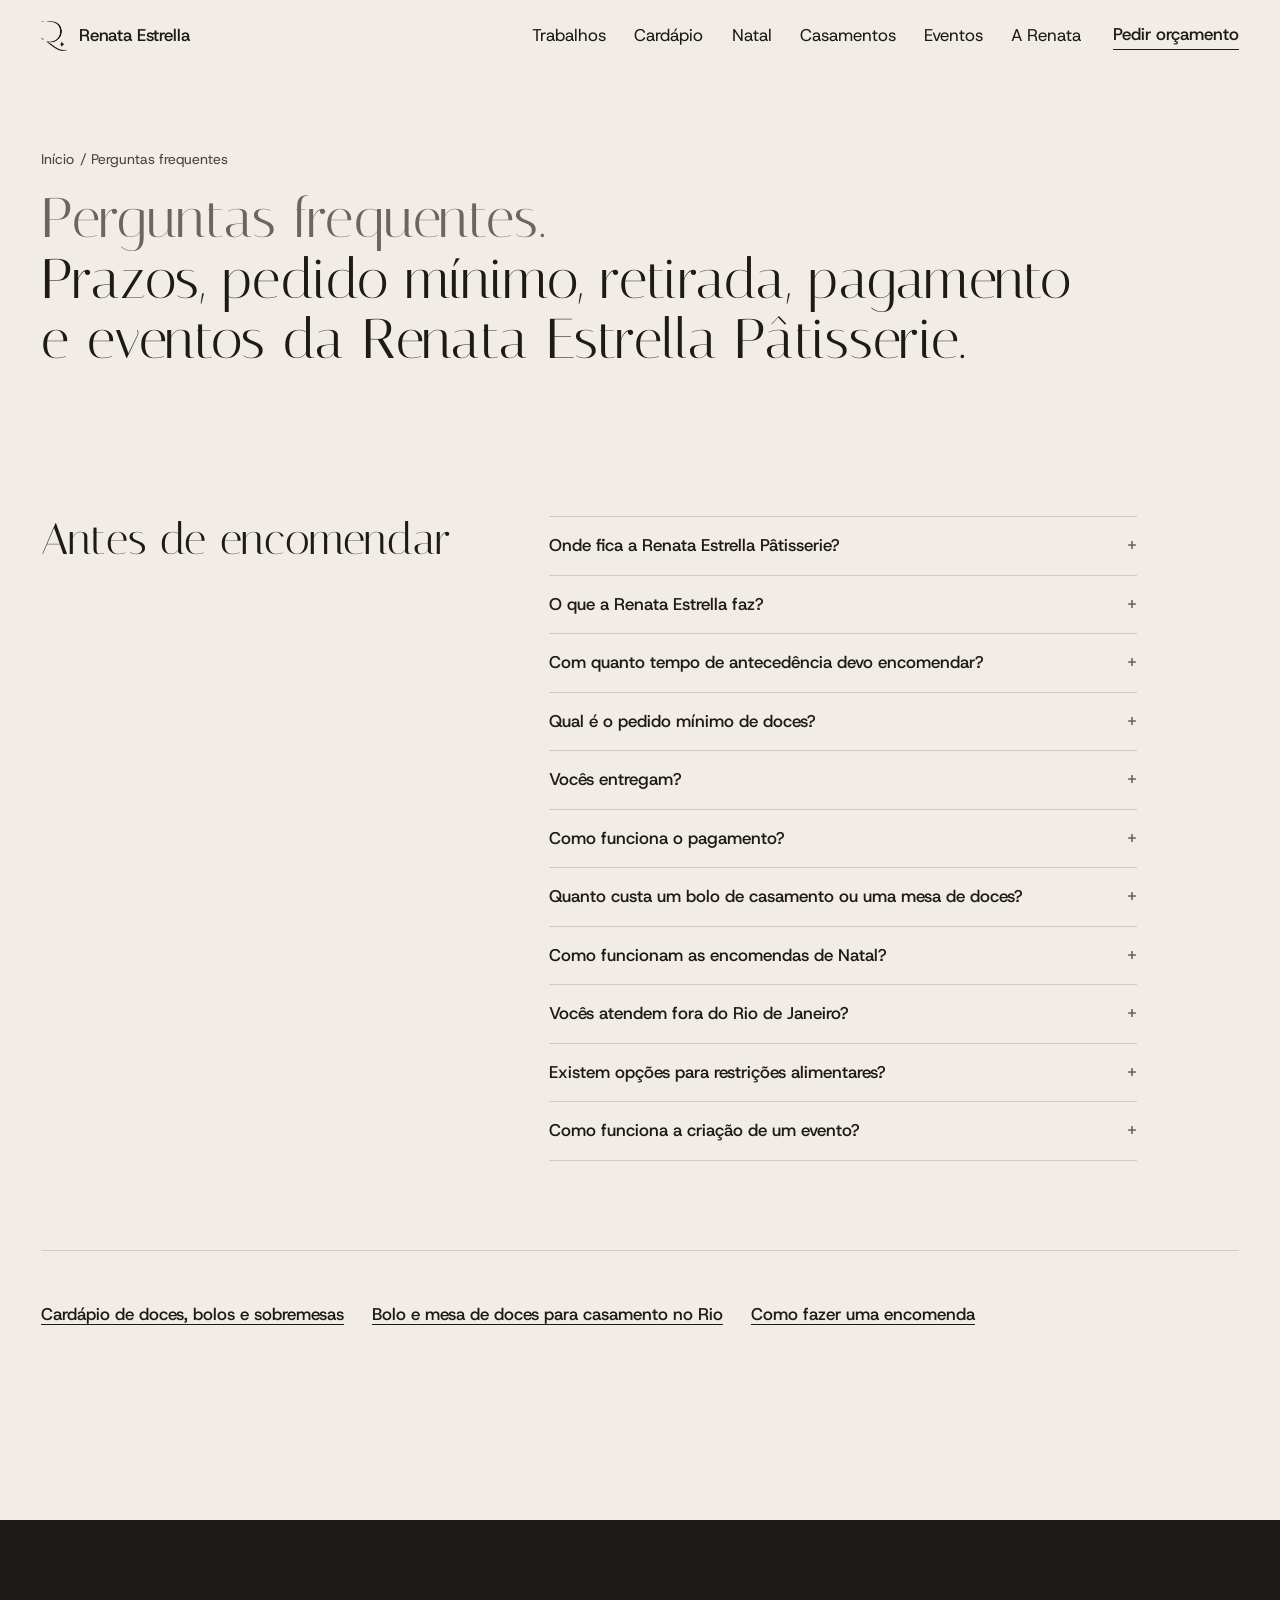
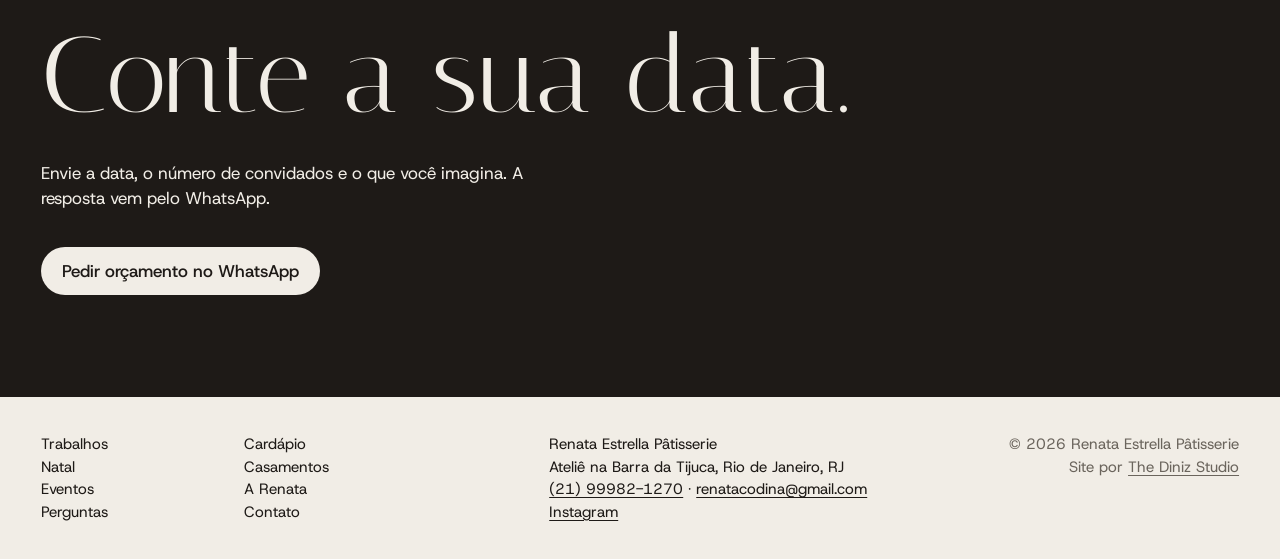
<file: perguntas-frequentes/index.html>
<!doctype html>
<html lang="pt-BR">
<head>
<meta charset="utf-8">
<meta name="viewport" content="width=device-width,initial-scale=1">
<title>Perguntas frequentes sobre encomendas | Renata Estrella Pâtisserie</title>
<meta name="description" content="Prazos, pedido mínimo de 20 unidades, retirada na Barra da Tijuca, pagamento por Pix, casamentos, eventos e restrições alimentares na Renata Estrella Pâtisserie.">
<link rel="canonical" href="https://renataestrellapatisserie.com/perguntas-frequentes/">
<link rel="alternate" hreflang="pt-BR" href="https://renataestrellapatisserie.com/perguntas-frequentes/">
<meta name="robots" content="index,follow,max-snippet:-1,max-image-preview:large,max-video-preview:-1">
<meta name="author" content="Renata Estrella">
<meta name="geo.region" content="BR-RJ"><meta name="geo.placename" content="Rio de Janeiro">
<meta name="theme-color" content="#F1EDE6">
<meta property="og:type" content="website"><meta property="og:locale" content="pt_BR"><meta property="og:site_name" content="Renata Estrella Pâtisserie">
<meta property="og:title" content="Perguntas frequentes sobre encomendas | Renata Estrella Pâtisserie"><meta property="og:description" content="Prazos, pedido mínimo de 20 unidades, retirada na Barra da Tijuca, pagamento por Pix, casamentos, eventos e restrições alimentares na Renata Estrella Pâtisserie."><meta property="og:url" content="https://renataestrellapatisserie.com/perguntas-frequentes/">
<meta property="og:image" content="https://renataestrellapatisserie.com/assets/og.jpg"><meta property="og:image:width" content="1200"><meta property="og:image:height" content="630"><meta property="og:image:alt" content="A chef Renata Estrella derramando chocolate em sua cozinha">
<meta name="twitter:card" content="summary_large_image"><meta name="twitter:title" content="Perguntas frequentes sobre encomendas | Renata Estrella Pâtisserie"><meta name="twitter:description" content="Prazos, pedido mínimo de 20 unidades, retirada na Barra da Tijuca, pagamento por Pix, casamentos, eventos e restrições alimentares na Renata Estrella Pâtisserie."><meta name="twitter:image" content="https://renataestrellapatisserie.com/assets/og.jpg">
<link rel="icon" href="/assets/favicon.svg" type="image/svg+xml"><link rel="apple-touch-icon" href="/assets/apple-touch-icon.png">
<link rel="preload" href="/assets/fonts/italiana-latin-400-normal.woff2" as="font" type="font/woff2" crossorigin>
<link rel="preload" href="/assets/fonts/host-grotesk-latin-wght-normal.woff2" as="font" type="font/woff2" crossorigin>
<script>document.documentElement.classList.add('js')</script>
<link rel="stylesheet" href="/assets/site.css?v=c3a3ea93">
<script type="application/ld+json">{"@context":"https://schema.org","@graph":[{"@type":["Bakery","LocalBusiness"],"@id":"https://renataestrellapatisserie.com/#negocio","name":"Renata Estrella Pâtisserie","alternateName":"Renata Estrella","url":"https://renataestrellapatisserie.com/","telephone":"+55-21-99982-1270","email":"renatacodina@gmail.com","description":"Confeitaria artesanal sob encomenda no Rio de Janeiro. Bolos, mesas de doces, brigadeiros belgas, macarons e sobremesas para casamentos, festas e eventos corporativos. Ateliê na Barra da Tijuca.","image":"https://renataestrellapatisserie.com/assets/og.jpg","logo":"https://renataestrellapatisserie.com/assets/logo.png","address":{"@type":"PostalAddress","addressLocality":"Rio de Janeiro","addressRegion":"RJ","addressCountry":"BR","streetAddress":"Barra da Tijuca"},"areaServed":[{"@type":"City","name":"Rio de Janeiro"},{"@type":"Country","name":"Brasil"}],"servesCuisine":["Confeitaria","Pâtisserie"],"hasMenu":"https://renataestrellapatisserie.com/cardapio/","paymentAccepted":"Pix, depósito bancário","founder":{"@id":"https://renataestrellapatisserie.com/renata-estrella/#pessoa"},"sameAs":["https://www.instagram.com/renataestrella.patisserie/"],"contactPoint":{"@type":"ContactPoint","telephone":"+55-21-99982-1270","contactType":"customer service","availableLanguage":"Portuguese"}},{"@type":"WebSite","@id":"https://renataestrellapatisserie.com/#site","url":"https://renataestrellapatisserie.com/","name":"Renata Estrella Pâtisserie","inLanguage":"pt-BR","publisher":{"@id":"https://renataestrellapatisserie.com/#negocio"}},{"@type":"BreadcrumbList","itemListElement":[{"@type":"ListItem","position":1,"name":"Início","item":"https://renataestrellapatisserie.com/"},{"@type":"ListItem","position":2,"name":"Perguntas frequentes","item":"https://renataestrellapatisserie.com/perguntas-frequentes/"}]},{"@type":"FAQPage","mainEntity":[{"@type":"Question","name":"Onde fica a Renata Estrella Pâtisserie?","acceptedAnswer":{"@type":"Answer","text":"O ateliê fica na Barra da Tijuca, no Rio de Janeiro. As encomendas são retiradas lá, com horário marcado. O endereço completo é enviado na confirmação do pedido."}},{"@type":"Question","name":"O que a Renata Estrella faz?","acceptedAnswer":{"@type":"Answer","text":"Bolos espatulados e naked, mesas de doces, brigadeiros belgas, macarons, brownies belgas, sobremesas como pavlova e tartalete de morangos, bolos para chá e café, madeleines e quiches, sempre sob encomenda."}},{"@type":"Question","name":"Com quanto tempo de antecedência devo encomendar?","acceptedAnswer":{"@type":"Answer","text":"Doces e sobremesas do cardápio: 3 dias úteis, conforme a agenda. Festas e eventos corporativos com mesa completa: pelo menos 60 dias. Casamentos: de 6 a 12 meses, para dar tempo de criar o conceito e fazer a degustação."}},{"@type":"Question","name":"Qual é o pedido mínimo de doces?","acceptedAnswer":{"@type":"Answer","text":"O mínimo é de 20 unidades por sabor."}},{"@type":"Question","name":"Vocês entregam?","acceptedAnswer":{"@type":"Answer","text":"Encomendas do cardápio são retiradas no ateliê, na Barra da Tijuca, ou enviadas por um Uber chamado pelo cliente. Em eventos contratados, a montagem no local faz parte do projeto."}},{"@type":"Question","name":"Como funciona o pagamento?","acceptedAnswer":{"@type":"Answer","text":"Por Pix ou depósito bancário. Não trabalhamos com cartão de crédito. O pedido é confirmado após o envio do comprovante. Em eventos de maior porte, 50% são pagos na reserva e o restante 10 dias antes da data."}},{"@type":"Question","name":"Quanto custa um bolo de casamento ou uma mesa de doces?","acceptedAnswer":{"@type":"Answer","text":"Cada evento é orçado à parte, de acordo com a complexidade, o número de convidados e o local. Os valores dos doces e bolos avulsos estão no cardápio completo, enviado pelo WhatsApp."}},{"@type":"Question","name":"Como funcionam as encomendas de Natal?","acceptedAnswer":{"@type":"Answer","text":"Os pedidos são confirmados conforme a agenda, com o envio do comprovante de pagamento. A retirada é no ateliê, das 10h às 15h ou em horário agendado. Não há entregas nos dias 22, 23 e 24 de dezembro, e o ateliê não abre no dia 25."}},{"@type":"Question","name":"Vocês atendem fora do Rio de Janeiro?","acceptedAnswer":{"@type":"Answer","text":"Sim, em eventos em todo o Brasil e, em projetos especiais, em outros países. Deslocamento e logística entram no orçamento. Já foram feitos eventos no Rio de Janeiro, em Florianópolis, em Trancoso e em Portugal."}},{"@type":"Question","name":"Existem opções para restrições alimentares?","acceptedAnswer":{"@type":"Answer","text":"Sim, há opções sem glúten, sem lactose e veganas. Conte as restrições na primeira conversa para que entrem no projeto."}},{"@type":"Question","name":"Como funciona a criação de um evento?","acceptedAnswer":{"@type":"Answer","text":"Começa com uma conversa sobre a data, os convidados e a sua ideia. Depois vêm a proposta com o conceito e o orçamento, a degustação e, na semana do evento, a produção e a montagem no local."}}]}]}</script>
</head>
<body>
<a class="skip" href="#conteudo">Pular para o conteúdo</a>
<header class="hd">
  <a class="brand" href="/" aria-label="Renata Estrella Pâtisserie, início"><i></i><span>Renata Estrella</span></a>
  <nav aria-label="Principal"><a href="/trabalhos/">Trabalhos</a><a href="/cardapio/">Cardápio</a><a href="/cardapio-de-natal/">Natal</a><a href="/bolo-de-casamento-rio-de-janeiro/">Casamentos</a><a href="/doces-para-eventos-rio-de-janeiro/">Eventos</a><a href="/renata-estrella/">A Renata</a></nav>
  <a class="hd__cta" href="https://wa.me/5521999821270?text=Ol%C3%A1%2C%20Renata%21%20Gostaria%20de%20um%20or%C3%A7amento%20para%20um%20evento." target="_blank" rel="noopener">Pedir orçamento</a>
  <button class="burger" id="burger" aria-expanded="false" aria-controls="ov">Menu</button>
</header>
<div class="ov" id="ov"><a href="/trabalhos/">Trabalhos</a><a href="/cardapio/">Cardápio</a><a href="/cardapio-de-natal/">Natal</a><a href="/bolo-de-casamento-rio-de-janeiro/">Casamentos</a><a href="/doces-para-eventos-rio-de-janeiro/">Eventos</a><a href="/renata-estrella/">A Renata</a><a href="/perguntas-frequentes/">Perguntas</a><a href="/contato/">Contato</a></div>
<main id="conteudo">
<div class="ph"><nav class="crumb cap" aria-label="Você está em"><ol><li><a href="/">Início</a></li><li aria-current="page">Perguntas frequentes</li></ol></nav><h1><span class="m-mute">Perguntas frequentes.</span><span>Prazos, pedido mínimo, retirada, pagamento e eventos da Renata Estrella Pâtisserie.</span></h1></div>
<section class="sec"><h2>Antes de encomendar</h2><div class="sec__b"><div class="faq"><details><summary>Onde fica a Renata Estrella Pâtisserie?</summary><p>O ateliê fica na Barra da Tijuca, no Rio de Janeiro. As encomendas são retiradas lá, com horário marcado. O endereço completo é enviado na confirmação do pedido.</p></details><details><summary>O que a Renata Estrella faz?</summary><p>Bolos espatulados e naked, mesas de doces, brigadeiros belgas, macarons, brownies belgas, sobremesas como pavlova e tartalete de morangos, bolos para chá e café, madeleines e quiches, sempre sob encomenda.</p></details><details><summary>Com quanto tempo de antecedência devo encomendar?</summary><p>Doces e sobremesas do cardápio: 3 dias úteis, conforme a agenda. Festas e eventos corporativos com mesa completa: pelo menos 60 dias. Casamentos: de 6 a 12 meses, para dar tempo de criar o conceito e fazer a degustação.</p></details><details><summary>Qual é o pedido mínimo de doces?</summary><p>O mínimo é de 20 unidades por sabor.</p></details><details><summary>Vocês entregam?</summary><p>Encomendas do cardápio são retiradas no ateliê, na Barra da Tijuca, ou enviadas por um Uber chamado pelo cliente. Em eventos contratados, a montagem no local faz parte do projeto.</p></details><details><summary>Como funciona o pagamento?</summary><p>Por Pix ou depósito bancário. Não trabalhamos com cartão de crédito. O pedido é confirmado após o envio do comprovante. Em eventos de maior porte, 50% são pagos na reserva e o restante 10 dias antes da data.</p></details><details><summary>Quanto custa um bolo de casamento ou uma mesa de doces?</summary><p>Cada evento é orçado à parte, de acordo com a complexidade, o número de convidados e o local. Os valores dos doces e bolos avulsos estão no cardápio completo, enviado pelo WhatsApp.</p></details><details><summary>Como funcionam as encomendas de Natal?</summary><p>Os pedidos são confirmados conforme a agenda, com o envio do comprovante de pagamento. A retirada é no ateliê, das 10h às 15h ou em horário agendado. Não há entregas nos dias 22, 23 e 24 de dezembro, e o ateliê não abre no dia 25.</p></details><details><summary>Vocês atendem fora do Rio de Janeiro?</summary><p>Sim, em eventos em todo o Brasil e, em projetos especiais, em outros países. Deslocamento e logística entram no orçamento. Já foram feitos eventos no Rio de Janeiro, em Florianópolis, em Trancoso e em Portugal.</p></details><details><summary>Existem opções para restrições alimentares?</summary><p>Sim, há opções sem glúten, sem lactose e veganas. Conte as restrições na primeira conversa para que entrem no projeto.</p></details><details><summary>Como funciona a criação de um evento?</summary><p>Começa com uma conversa sobre a data, os convidados e a sua ideia. Depois vêm a proposta com o conceito e o orçamento, a degustação e, na semana do evento, a produção e a montagem no local.</p></details></div></div></section>
<nav class="rel" aria-label="Veja também"><a href="/cardapio/">Cardápio de doces, bolos e sobremesas</a><a href="/bolo-de-casamento-rio-de-janeiro/">Bolo e mesa de doces para casamento no Rio</a><a href="/contato/">Como fazer uma encomenda</a></nav>
</main>
<footer>
  <section class="end">
    <h2>Conte a sua data.</h2>
    <p class="end__p">Envie a data, o número de convidados e o que você imagina. A resposta vem pelo WhatsApp.</p>
    <a class="btn" href="https://wa.me/5521999821270?text=Ol%C3%A1%2C%20Renata%21%20Gostaria%20de%20um%20or%C3%A7amento%20para%20um%20evento." target="_blank" rel="noopener">Pedir orçamento no WhatsApp</a>
  </section>
  <div class="ft grid">
    <nav aria-label="Rodapé"><a href="/trabalhos/">Trabalhos</a><a href="/cardapio/">Cardápio</a><a href="/cardapio-de-natal/">Natal</a><a href="/bolo-de-casamento-rio-de-janeiro/">Casamentos</a><a href="/doces-para-eventos-rio-de-janeiro/">Eventos</a><a href="/renata-estrella/">A Renata</a><a href="/perguntas-frequentes/">Perguntas</a><a href="/contato/">Contato</a></nav>
    <address>Renata Estrella Pâtisserie<br>Ateliê na Barra da Tijuca, Rio de Janeiro, RJ<br><a href="tel:+5521999821270">(21) 99982-1270</a> · <a href="mailto:renatacodina@gmail.com">renatacodina@gmail.com</a><br><a href="https://www.instagram.com/renataestrella.patisserie/" target="_blank" rel="noopener">Instagram</a></address>
    <p class="ft__c">© 2026 Renata Estrella Pâtisserie<br>Site por <a href="https://www.thedinizstudio.com/pt" target="_blank" rel="noopener">The Diniz Studio</a></p>
  </div>
</footer>
<script src="/assets/site.js?v=c3a3ea93" defer></script>
</body>
</html>
</file>
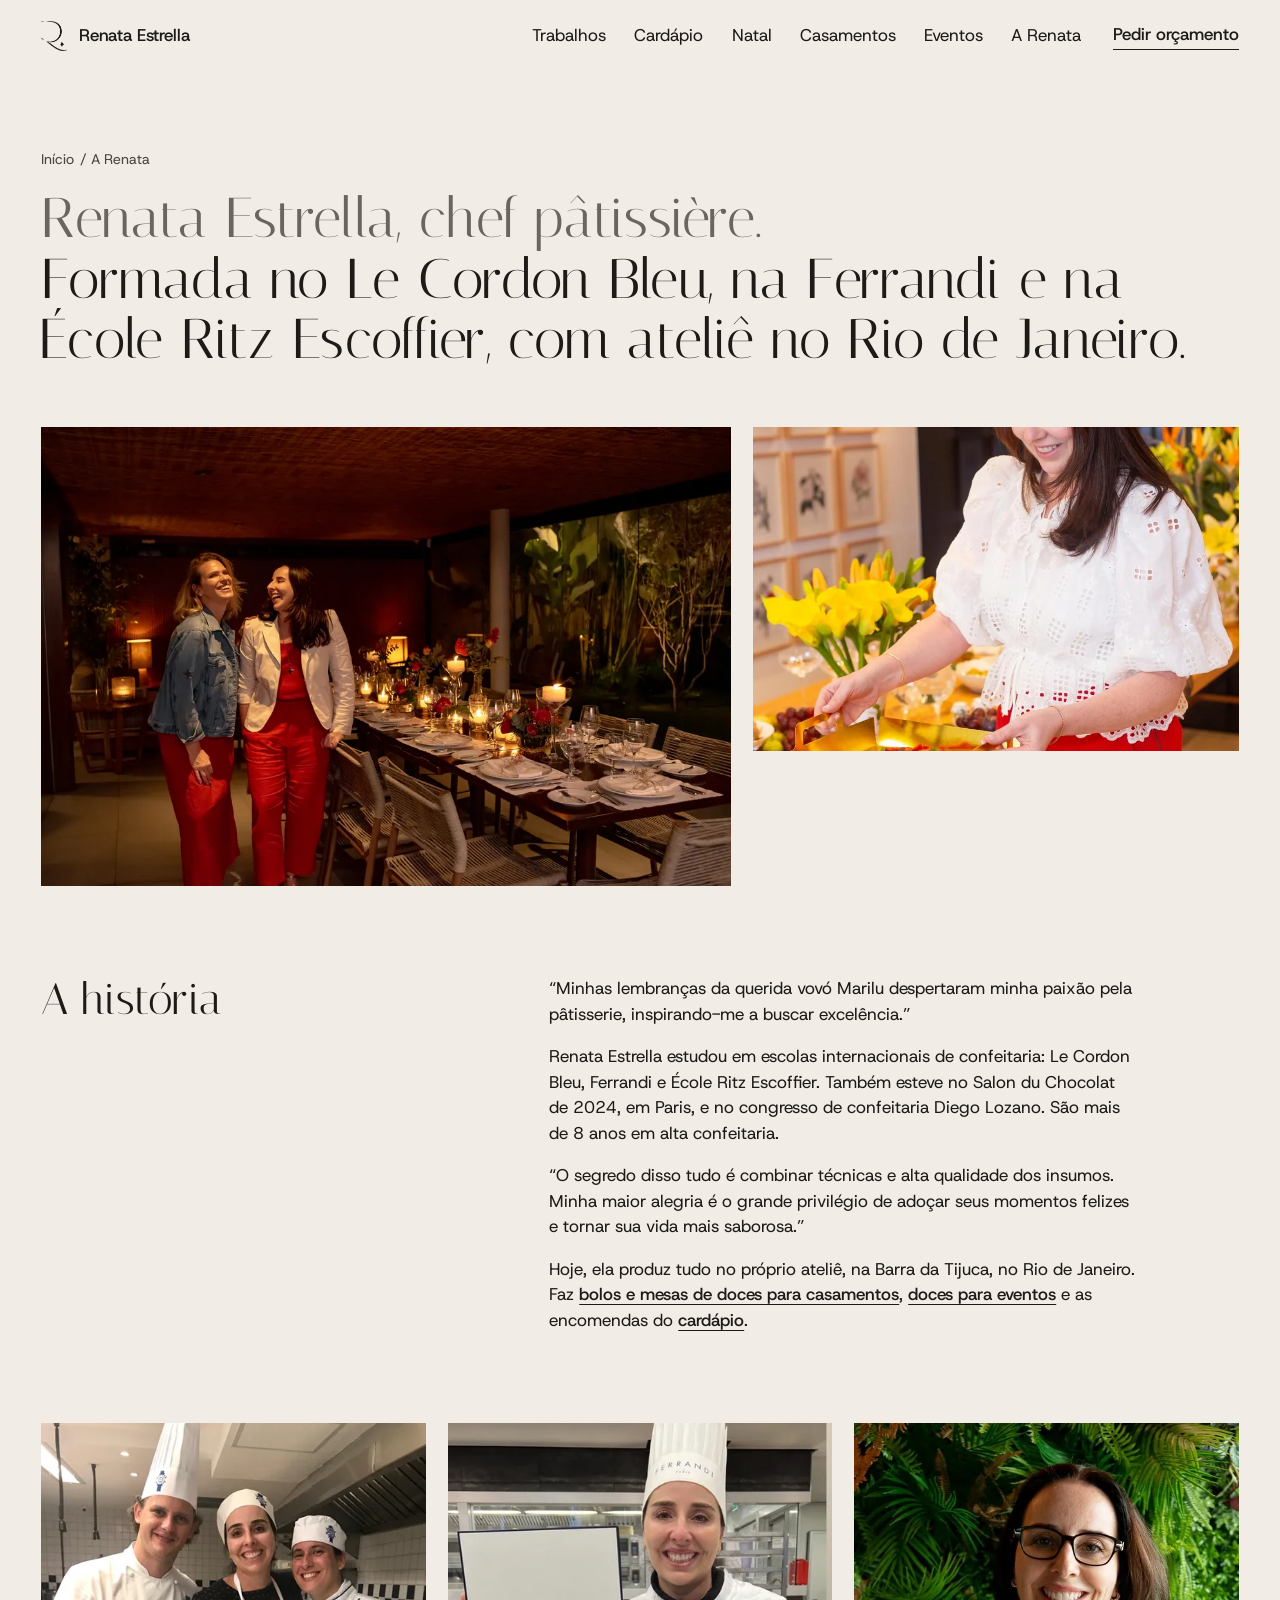
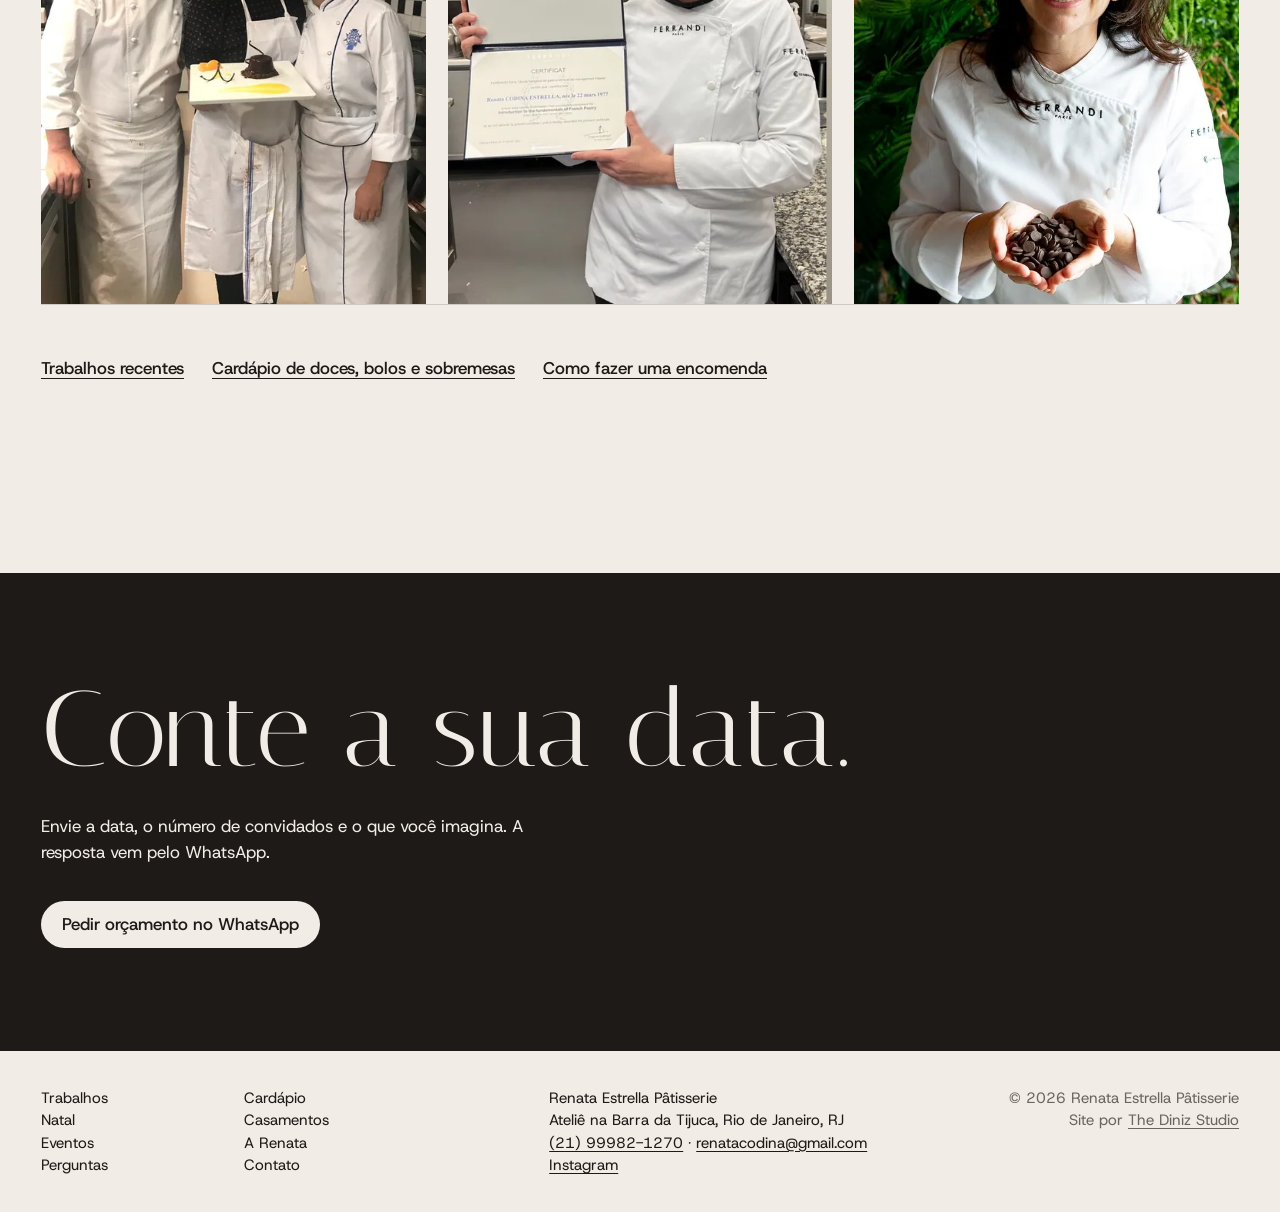
<file: renata-estrella/index.html>
<!doctype html>
<html lang="pt-BR">
<head>
<meta charset="utf-8">
<meta name="viewport" content="width=device-width,initial-scale=1">
<title>Renata Estrella, chef pâtissière no Rio de Janeiro | Formação em Paris</title>
<meta name="description" content="Renata Estrella é chef pâtissière no Rio de Janeiro, formada no Le Cordon Bleu, na Ferrandi e na École Ritz Escoffier. Conheça a história e o ateliê na Barra da Tijuca.">
<link rel="canonical" href="https://renataestrellapatisserie.com/renata-estrella/">
<link rel="alternate" hreflang="pt-BR" href="https://renataestrellapatisserie.com/renata-estrella/">
<meta name="robots" content="index,follow,max-snippet:-1,max-image-preview:large,max-video-preview:-1">
<meta name="author" content="Renata Estrella">
<meta name="geo.region" content="BR-RJ"><meta name="geo.placename" content="Rio de Janeiro">
<meta name="theme-color" content="#F1EDE6">
<meta property="og:type" content="website"><meta property="og:locale" content="pt_BR"><meta property="og:site_name" content="Renata Estrella Pâtisserie">
<meta property="og:title" content="Renata Estrella, chef pâtissière no Rio de Janeiro | Formação em Paris"><meta property="og:description" content="Renata Estrella é chef pâtissière no Rio de Janeiro, formada no Le Cordon Bleu, na Ferrandi e na École Ritz Escoffier. Conheça a história e o ateliê na Barra da Tijuca."><meta property="og:url" content="https://renataestrellapatisserie.com/renata-estrella/">
<meta property="og:image" content="https://renataestrellapatisserie.com/assets/og.jpg"><meta property="og:image:width" content="1200"><meta property="og:image:height" content="630"><meta property="og:image:alt" content="A chef Renata Estrella derramando chocolate em sua cozinha">
<meta name="twitter:card" content="summary_large_image"><meta name="twitter:title" content="Renata Estrella, chef pâtissière no Rio de Janeiro | Formação em Paris"><meta name="twitter:description" content="Renata Estrella é chef pâtissière no Rio de Janeiro, formada no Le Cordon Bleu, na Ferrandi e na École Ritz Escoffier. Conheça a história e o ateliê na Barra da Tijuca."><meta name="twitter:image" content="https://renataestrellapatisserie.com/assets/og.jpg">
<link rel="icon" href="/assets/favicon.svg" type="image/svg+xml"><link rel="apple-touch-icon" href="/assets/apple-touch-icon.png">
<link rel="preload" href="/assets/fonts/italiana-latin-400-normal.woff2" as="font" type="font/woff2" crossorigin>
<link rel="preload" href="/assets/fonts/host-grotesk-latin-wght-normal.woff2" as="font" type="font/woff2" crossorigin>
<script>document.documentElement.classList.add('js')</script>
<link rel="stylesheet" href="/assets/site.css?v=c3a3ea93">
<script type="application/ld+json">{"@context":"https://schema.org","@graph":[{"@type":["Bakery","LocalBusiness"],"@id":"https://renataestrellapatisserie.com/#negocio","name":"Renata Estrella Pâtisserie","alternateName":"Renata Estrella","url":"https://renataestrellapatisserie.com/","telephone":"+55-21-99982-1270","email":"renatacodina@gmail.com","description":"Confeitaria artesanal sob encomenda no Rio de Janeiro. Bolos, mesas de doces, brigadeiros belgas, macarons e sobremesas para casamentos, festas e eventos corporativos. Ateliê na Barra da Tijuca.","image":"https://renataestrellapatisserie.com/assets/og.jpg","logo":"https://renataestrellapatisserie.com/assets/logo.png","address":{"@type":"PostalAddress","addressLocality":"Rio de Janeiro","addressRegion":"RJ","addressCountry":"BR","streetAddress":"Barra da Tijuca"},"areaServed":[{"@type":"City","name":"Rio de Janeiro"},{"@type":"Country","name":"Brasil"}],"servesCuisine":["Confeitaria","Pâtisserie"],"hasMenu":"https://renataestrellapatisserie.com/cardapio/","paymentAccepted":"Pix, depósito bancário","founder":{"@id":"https://renataestrellapatisserie.com/renata-estrella/#pessoa"},"sameAs":["https://www.instagram.com/renataestrella.patisserie/"],"contactPoint":{"@type":"ContactPoint","telephone":"+55-21-99982-1270","contactType":"customer service","availableLanguage":"Portuguese"}},{"@type":"WebSite","@id":"https://renataestrellapatisserie.com/#site","url":"https://renataestrellapatisserie.com/","name":"Renata Estrella Pâtisserie","inLanguage":"pt-BR","publisher":{"@id":"https://renataestrellapatisserie.com/#negocio"}},{"@type":"BreadcrumbList","itemListElement":[{"@type":"ListItem","position":1,"name":"Início","item":"https://renataestrellapatisserie.com/"},{"@type":"ListItem","position":2,"name":"A Renata","item":"https://renataestrellapatisserie.com/renata-estrella/"}]},{"@type":"Person","@id":"https://renataestrellapatisserie.com/renata-estrella/#pessoa","name":"Renata Estrella","jobTitle":"Chef pâtissière","url":"https://renataestrellapatisserie.com/renata-estrella/","image":"https://renataestrellapatisserie.com/assets/img/renata-estrella-dolma-ferrandi-chocolate-801.webp","alumniOf":[{"@type":"EducationalOrganization","name":"Le Cordon Bleu"},{"@type":"EducationalOrganization","name":"Ferrandi Paris"},{"@type":"EducationalOrganization","name":"École Ritz Escoffier"}],"knowsAbout":["Pâtisserie","Confeitaria","Chocolate belga","Bolos de casamento","Mesas de doces"],"worksFor":{"@id":"https://renataestrellapatisserie.com/#negocio"},"sameAs":["https://www.instagram.com/renataestrella.patisserie/"]},{"@type":"ProfilePage","url":"https://renataestrellapatisserie.com/renata-estrella/","mainEntity":{"@id":"https://renataestrellapatisserie.com/renata-estrella/#pessoa"}}]}</script>
</head>
<body>
<a class="skip" href="#conteudo">Pular para o conteúdo</a>
<header class="hd">
  <a class="brand" href="/" aria-label="Renata Estrella Pâtisserie, início"><i></i><span>Renata Estrella</span></a>
  <nav aria-label="Principal"><a href="/trabalhos/">Trabalhos</a><a href="/cardapio/">Cardápio</a><a href="/cardapio-de-natal/">Natal</a><a href="/bolo-de-casamento-rio-de-janeiro/">Casamentos</a><a href="/doces-para-eventos-rio-de-janeiro/">Eventos</a><a href="/renata-estrella/">A Renata</a></nav>
  <a class="hd__cta" href="https://wa.me/5521999821270?text=Ol%C3%A1%2C%20Renata%21%20Gostaria%20de%20um%20or%C3%A7amento%20para%20um%20evento." target="_blank" rel="noopener">Pedir orçamento</a>
  <button class="burger" id="burger" aria-expanded="false" aria-controls="ov">Menu</button>
</header>
<div class="ov" id="ov"><a href="/trabalhos/">Trabalhos</a><a href="/cardapio/">Cardápio</a><a href="/cardapio-de-natal/">Natal</a><a href="/bolo-de-casamento-rio-de-janeiro/">Casamentos</a><a href="/doces-para-eventos-rio-de-janeiro/">Eventos</a><a href="/renata-estrella/">A Renata</a><a href="/perguntas-frequentes/">Perguntas</a><a href="/contato/">Contato</a></div>
<main id="conteudo">
<div class="ph"><nav class="crumb cap" aria-label="Você está em"><ol><li><a href="/">Início</a></li><li aria-current="page">A Renata</li></ol></nav><h1><span class="m-mute">Renata Estrella, chef pâtissière.</span><span>Formada no Le Cordon Bleu, na Ferrandi e na École Ritz Escoffier, com ateliê no Rio de Janeiro.</span></h1></div>
<div class="gal"><figure class="g7 ar-l" data-r><img src="/assets/img/renata-estrella-e-convidada-jantar-1600.webp" srcset="/assets/img/renata-estrella-e-convidada-jantar-1000.webp 1000w, /assets/img/renata-estrella-e-convidada-jantar-1600.webp 1600w, /assets/img/renata-estrella-e-convidada-jantar-2400.webp 2400w" sizes="(max-width:760px) 100vw, 58vw" width="6016" height="4016" fetchpriority="high" alt="Renata Estrella em uma mesa de jantar posta com velas"></figure><figure class="g5 ar-l" data-r><img src="/assets/img/renata-estrella-preparando-bandeja-900.webp" srcset="/assets/img/renata-estrella-preparando-bandeja-500.webp 500w, /assets/img/renata-estrella-preparando-bandeja-900.webp 900w" sizes="(max-width:760px) 100vw, 42vw" width="983" height="1279" loading="lazy" decoding="async" alt="Renata Estrella arrumando uma bandeja de frutas e doces"></figure></div>
<section class="sec" aria-labelledby="hist"><h2 id="hist">A história</h2><div class="sec__b"><blockquote>“Minhas lembranças da querida vovó Marilu despertaram minha paixão pela pâtisserie, inspirando-me a buscar excelência.”</blockquote><p>Renata Estrella estudou em escolas internacionais de confeitaria: Le Cordon Bleu, Ferrandi e École Ritz Escoffier. Também esteve no Salon du Chocolat de 2024, em Paris, e no congresso de confeitaria Diego Lozano. São mais de 8 anos em alta confeitaria.</p><blockquote>“O segredo disso tudo é combinar técnicas e alta qualidade dos insumos. Minha maior alegria é o grande privilégio de adoçar seus momentos felizes e tornar sua vida mais saborosa.”</blockquote><p>Hoje, ela produz tudo no próprio ateliê, na Barra da Tijuca, no Rio de Janeiro. Faz <a href="/bolo-de-casamento-rio-de-janeiro/">bolos e mesas de doces para casamentos</a>, <a href="/doces-para-eventos-rio-de-janeiro/">doces para eventos</a> e as encomendas do <a href="/cardapio/">cardápio</a>.</p></div></section>
<div class="gal"><figure class="g4 ar-p" data-r><img src="/assets/img/renata-estrella-cozinha-profissional-chefs-900.webp" srcset="/assets/img/renata-estrella-cozinha-profissional-chefs-500.webp 500w, /assets/img/renata-estrella-cozinha-profissional-chefs-900.webp 900w" sizes="(max-width:760px) 100vw, 33vw" width="960" height="1280" loading="lazy" decoding="async" alt="Renata Estrella em cozinha profissional com dois chefs"></figure><figure class="g4 ar-p" data-r><img src="/assets/img/renata-estrella-certificado-ferrandi-paris-1000.webp" srcset="/assets/img/renata-estrella-certificado-ferrandi-paris-500.webp 500w, /assets/img/renata-estrella-certificado-ferrandi-paris-1000.webp 1000w" sizes="(max-width:760px) 100vw, 33vw" width="1179" height="1634" loading="lazy" decoding="async" alt="Renata Estrella segurando o certificado, com dólmã da Ferrandi"></figure><figure class="g4 ar-p" data-r><img src="/assets/img/renata-estrella-dolma-ferrandi-chocolate-801.webp" srcset="/assets/img/renata-estrella-dolma-ferrandi-chocolate-600.webp 600w, /assets/img/renata-estrella-dolma-ferrandi-chocolate-801.webp 801w" sizes="(max-width:760px) 100vw, 33vw" width="801" height="1200" loading="lazy" decoding="async" alt="Renata Estrella com dólmã da Ferrandi segurando chocolate"></figure></div>
<nav class="rel" aria-label="Veja também"><a href="/trabalhos/">Trabalhos recentes</a><a href="/cardapio/">Cardápio de doces, bolos e sobremesas</a><a href="/contato/">Como fazer uma encomenda</a></nav>
</main>
<footer>
  <section class="end">
    <h2>Conte a sua data.</h2>
    <p class="end__p">Envie a data, o número de convidados e o que você imagina. A resposta vem pelo WhatsApp.</p>
    <a class="btn" href="https://wa.me/5521999821270?text=Ol%C3%A1%2C%20Renata%21%20Gostaria%20de%20um%20or%C3%A7amento%20para%20um%20evento." target="_blank" rel="noopener">Pedir orçamento no WhatsApp</a>
  </section>
  <div class="ft grid">
    <nav aria-label="Rodapé"><a href="/trabalhos/">Trabalhos</a><a href="/cardapio/">Cardápio</a><a href="/cardapio-de-natal/">Natal</a><a href="/bolo-de-casamento-rio-de-janeiro/">Casamentos</a><a href="/doces-para-eventos-rio-de-janeiro/">Eventos</a><a href="/renata-estrella/">A Renata</a><a href="/perguntas-frequentes/">Perguntas</a><a href="/contato/">Contato</a></nav>
    <address>Renata Estrella Pâtisserie<br>Ateliê na Barra da Tijuca, Rio de Janeiro, RJ<br><a href="tel:+5521999821270">(21) 99982-1270</a> · <a href="mailto:renatacodina@gmail.com">renatacodina@gmail.com</a><br><a href="https://www.instagram.com/renataestrella.patisserie/" target="_blank" rel="noopener">Instagram</a></address>
    <p class="ft__c">© 2026 Renata Estrella Pâtisserie<br>Site por <a href="https://www.thedinizstudio.com/pt" target="_blank" rel="noopener">The Diniz Studio</a></p>
  </div>
</footer>
<script src="/assets/site.js?v=c3a3ea93" defer></script>
</body>
</html>
</file>
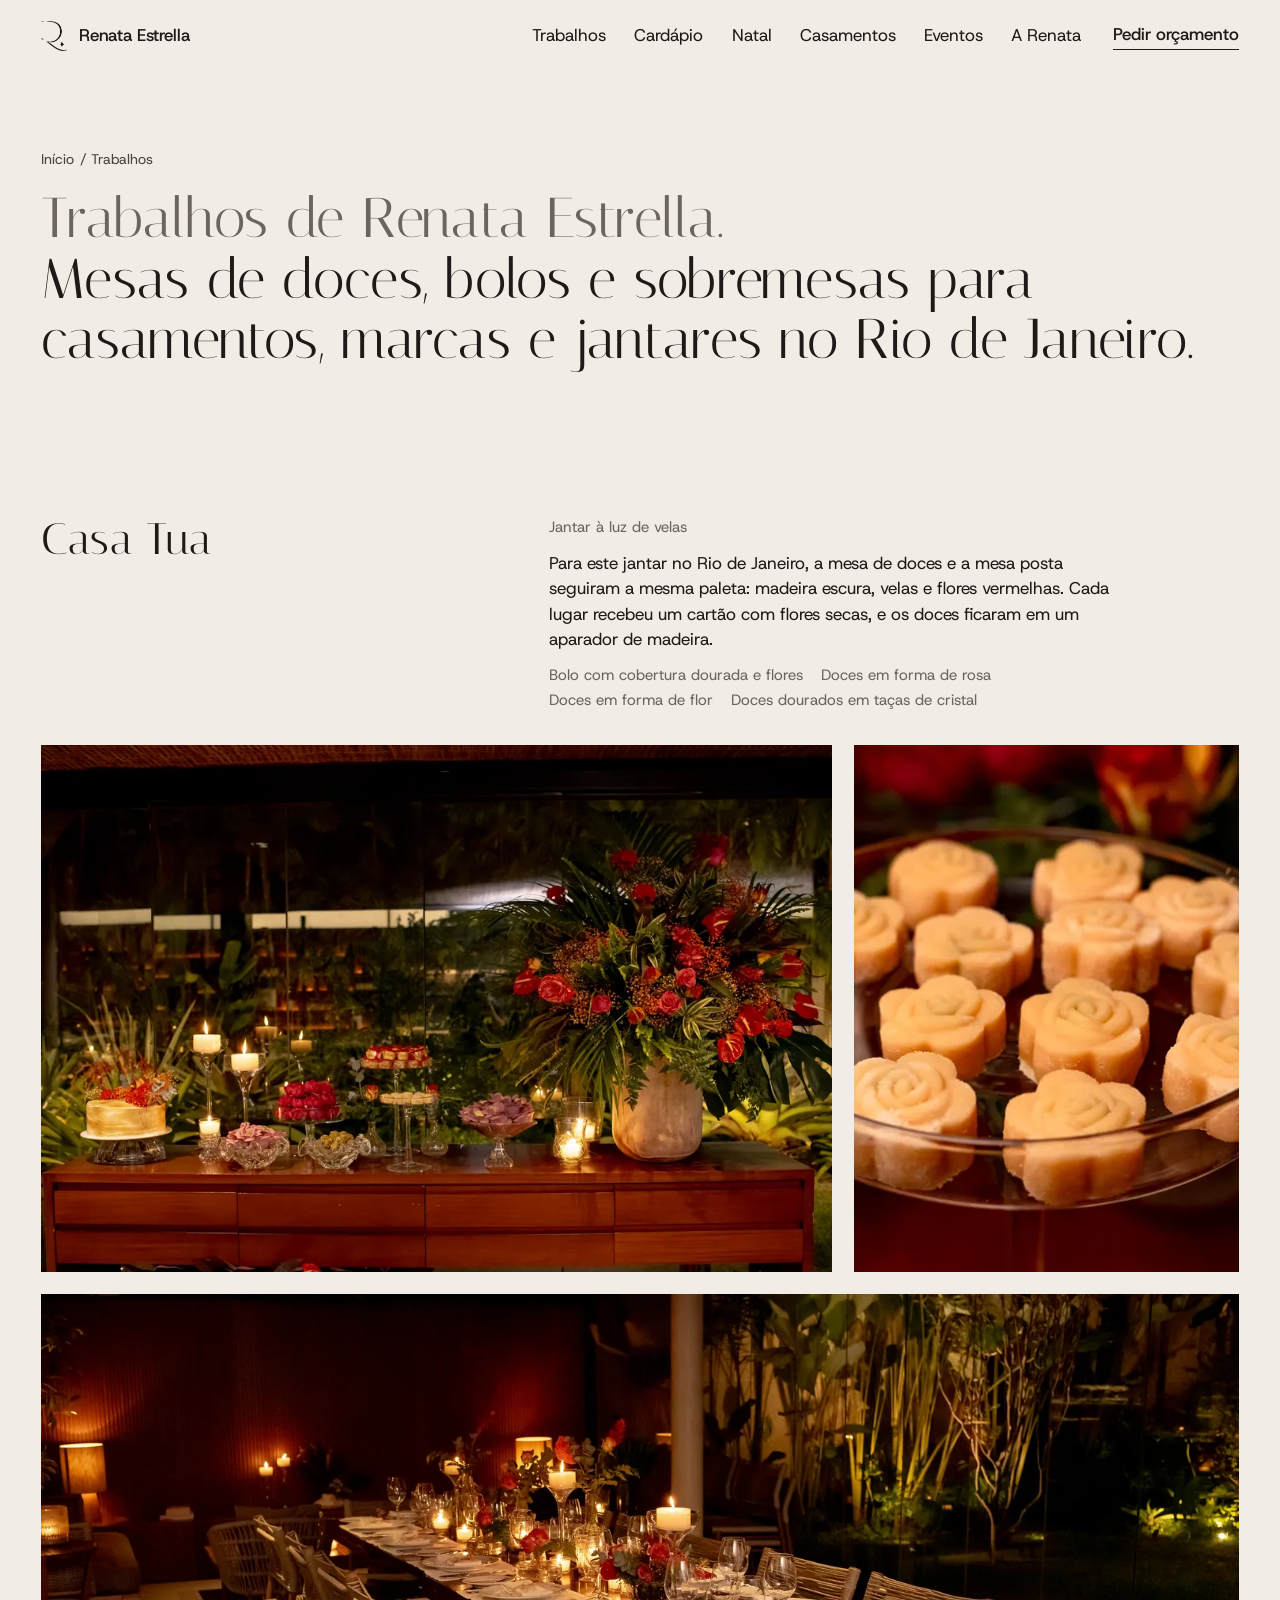
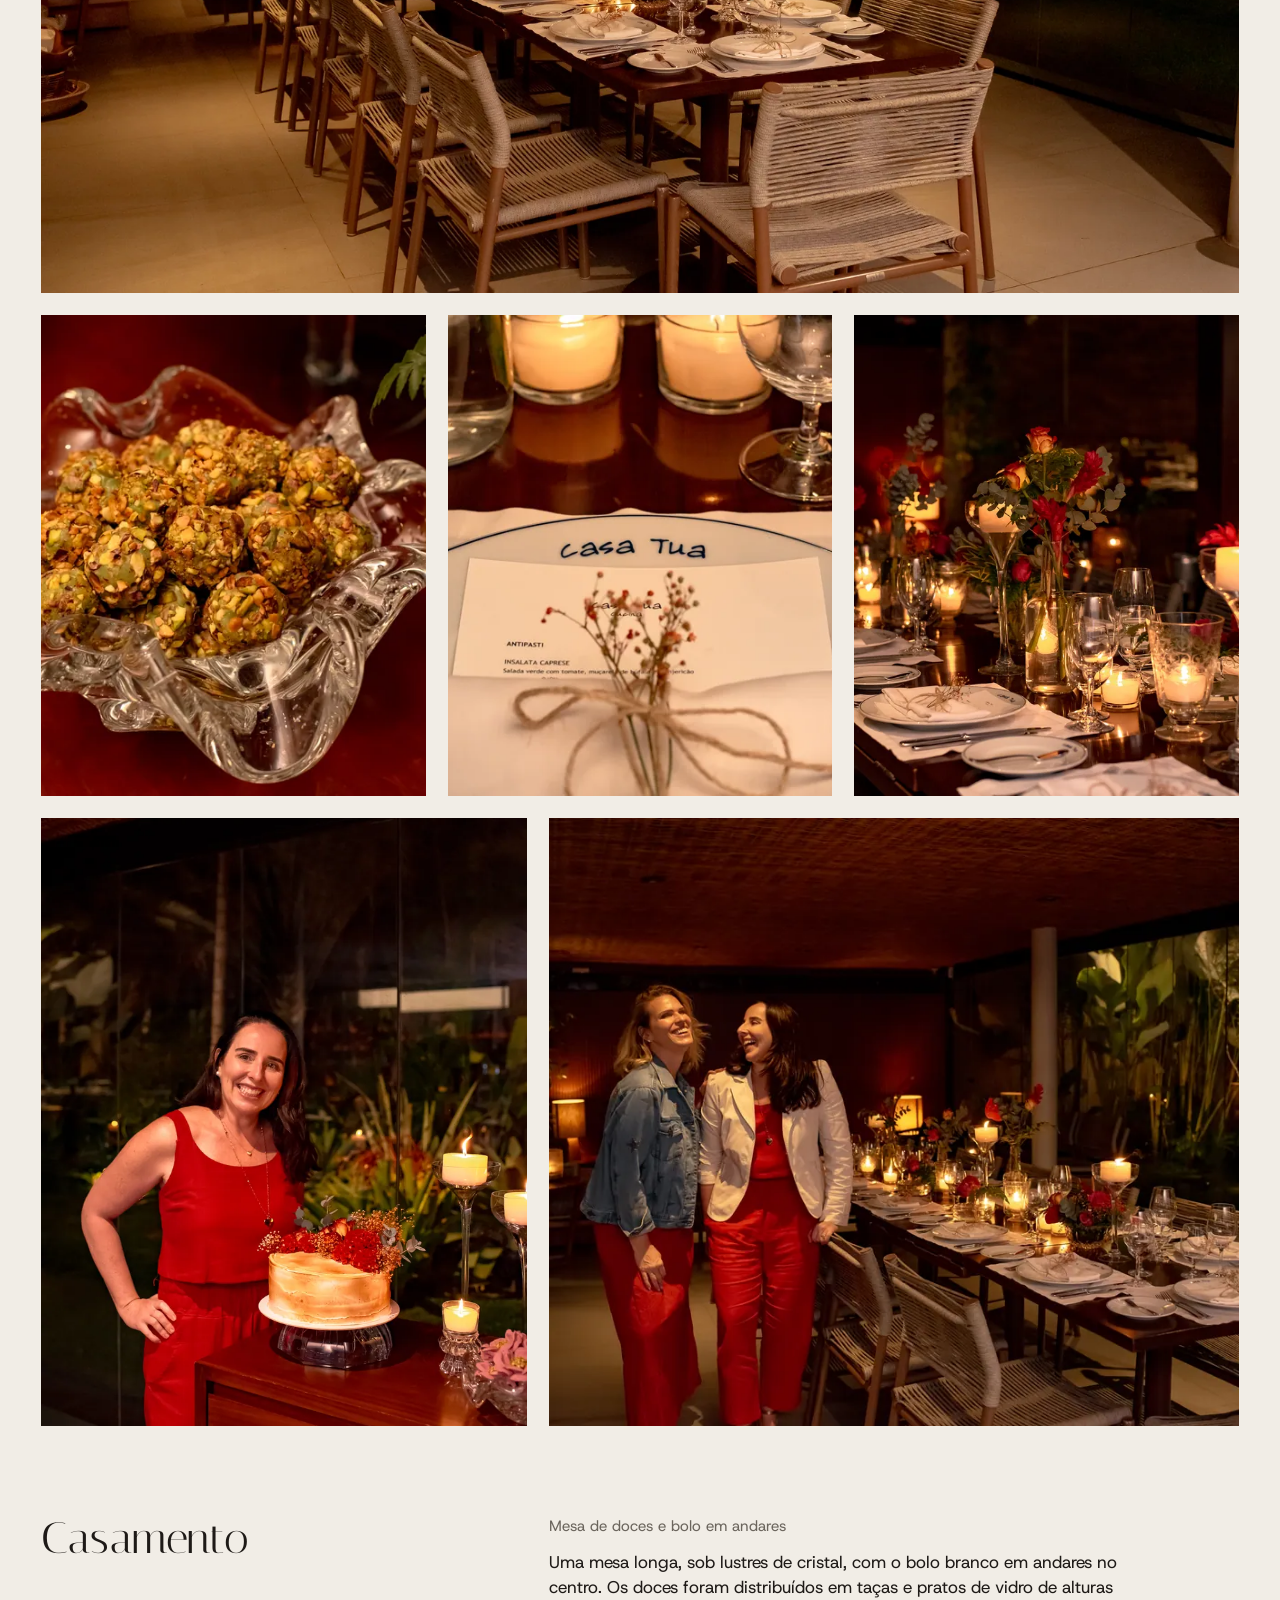
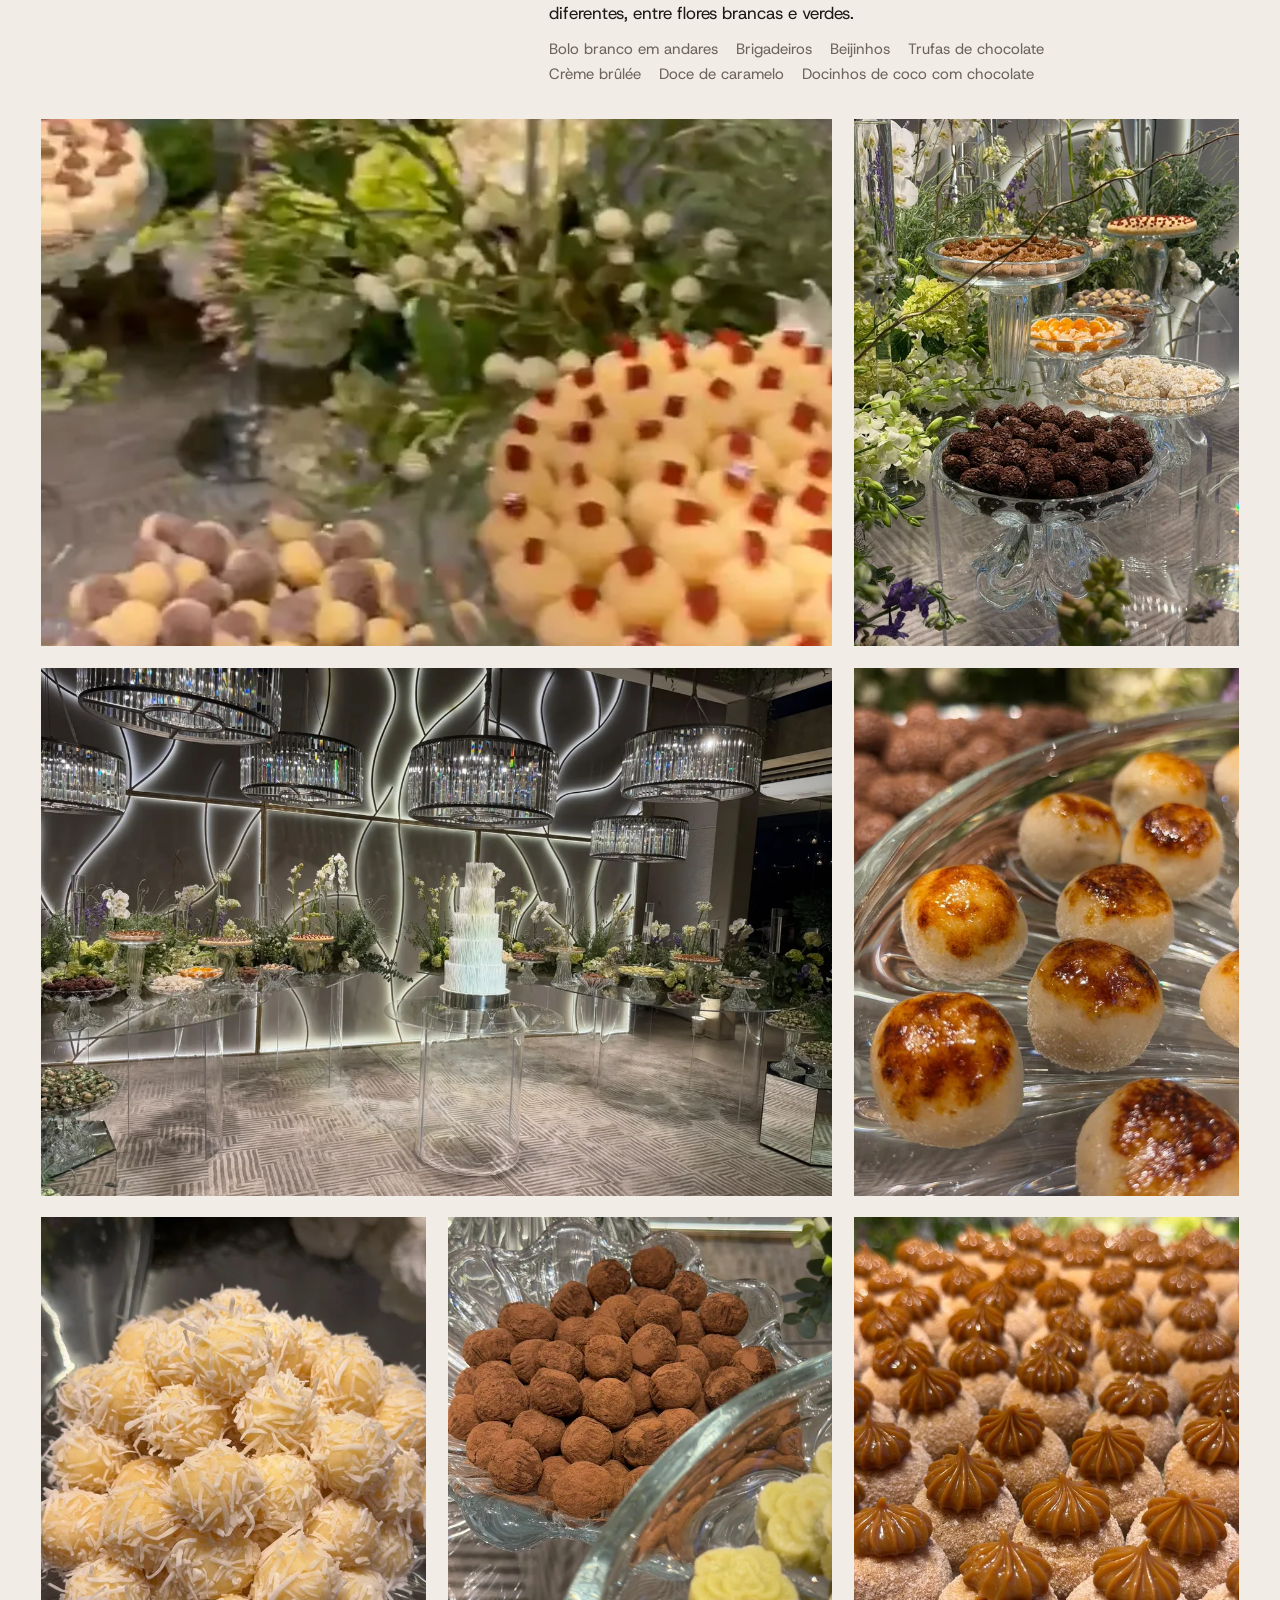
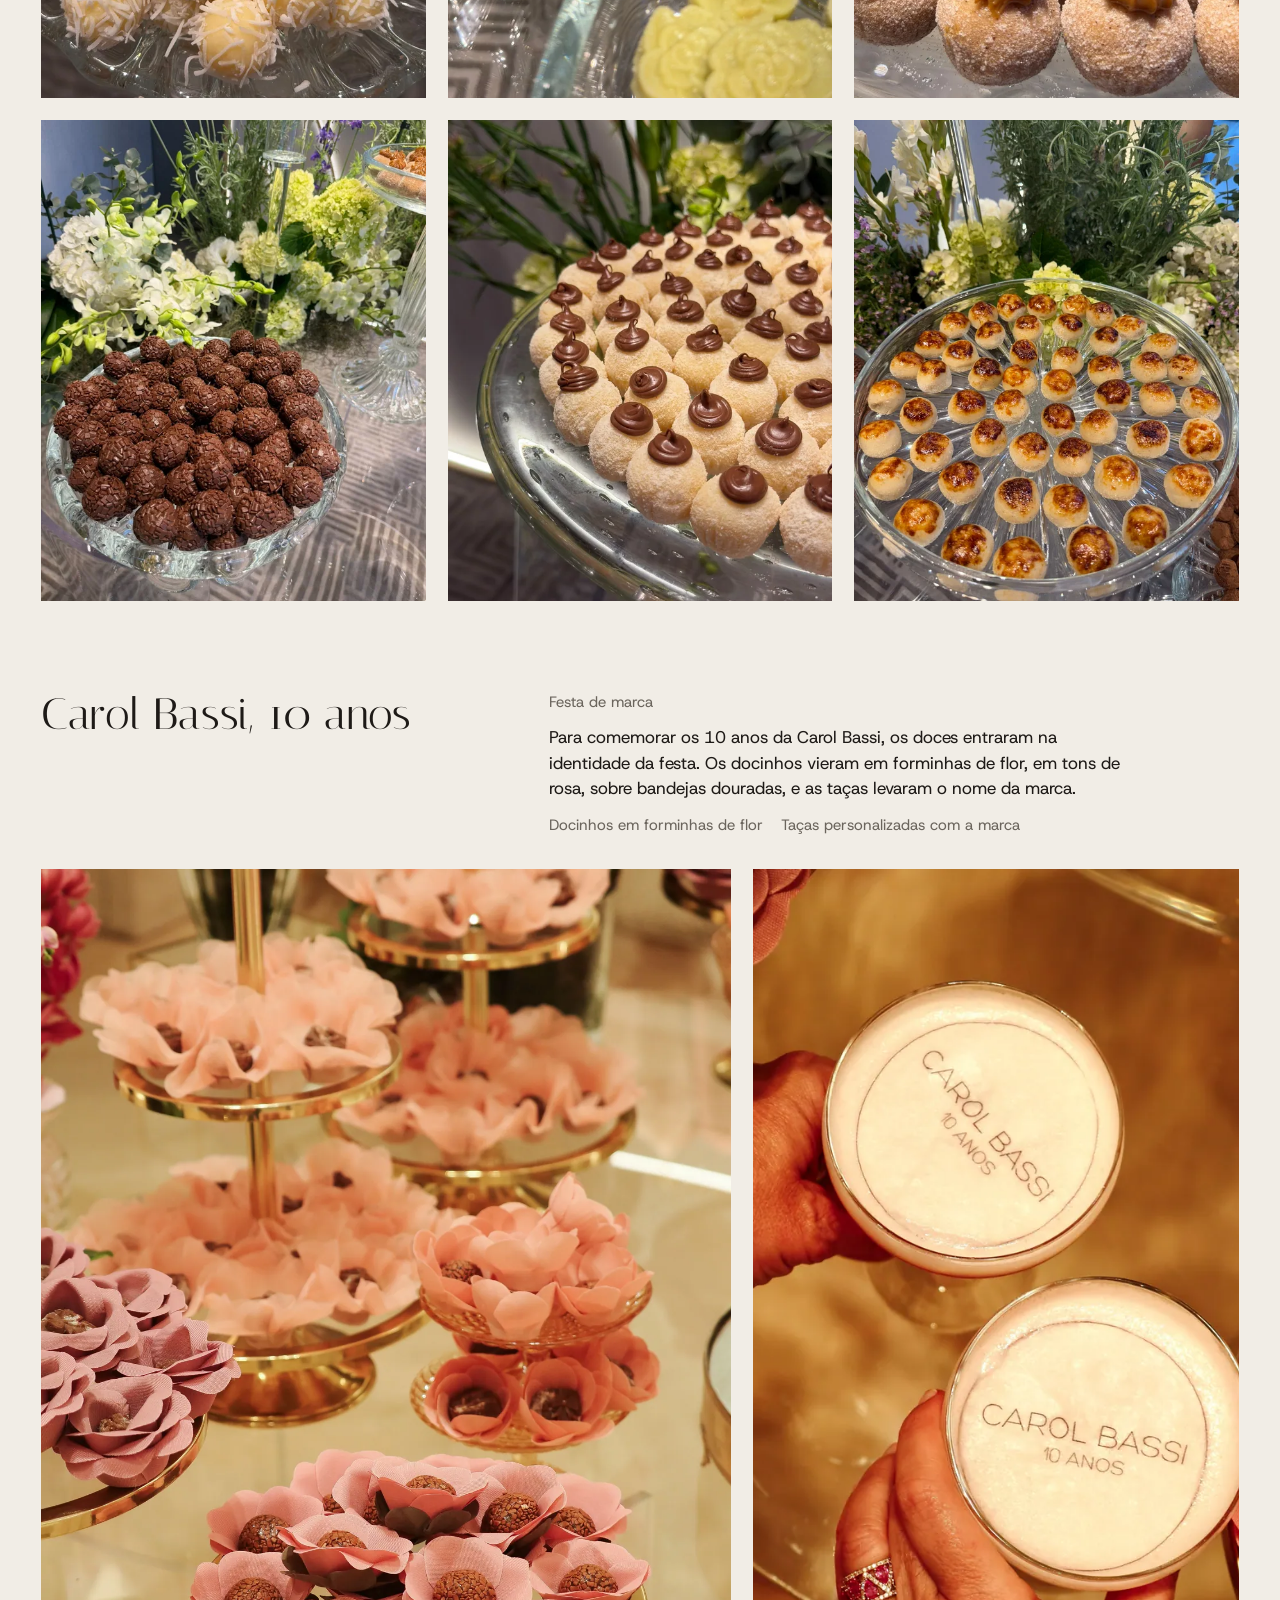
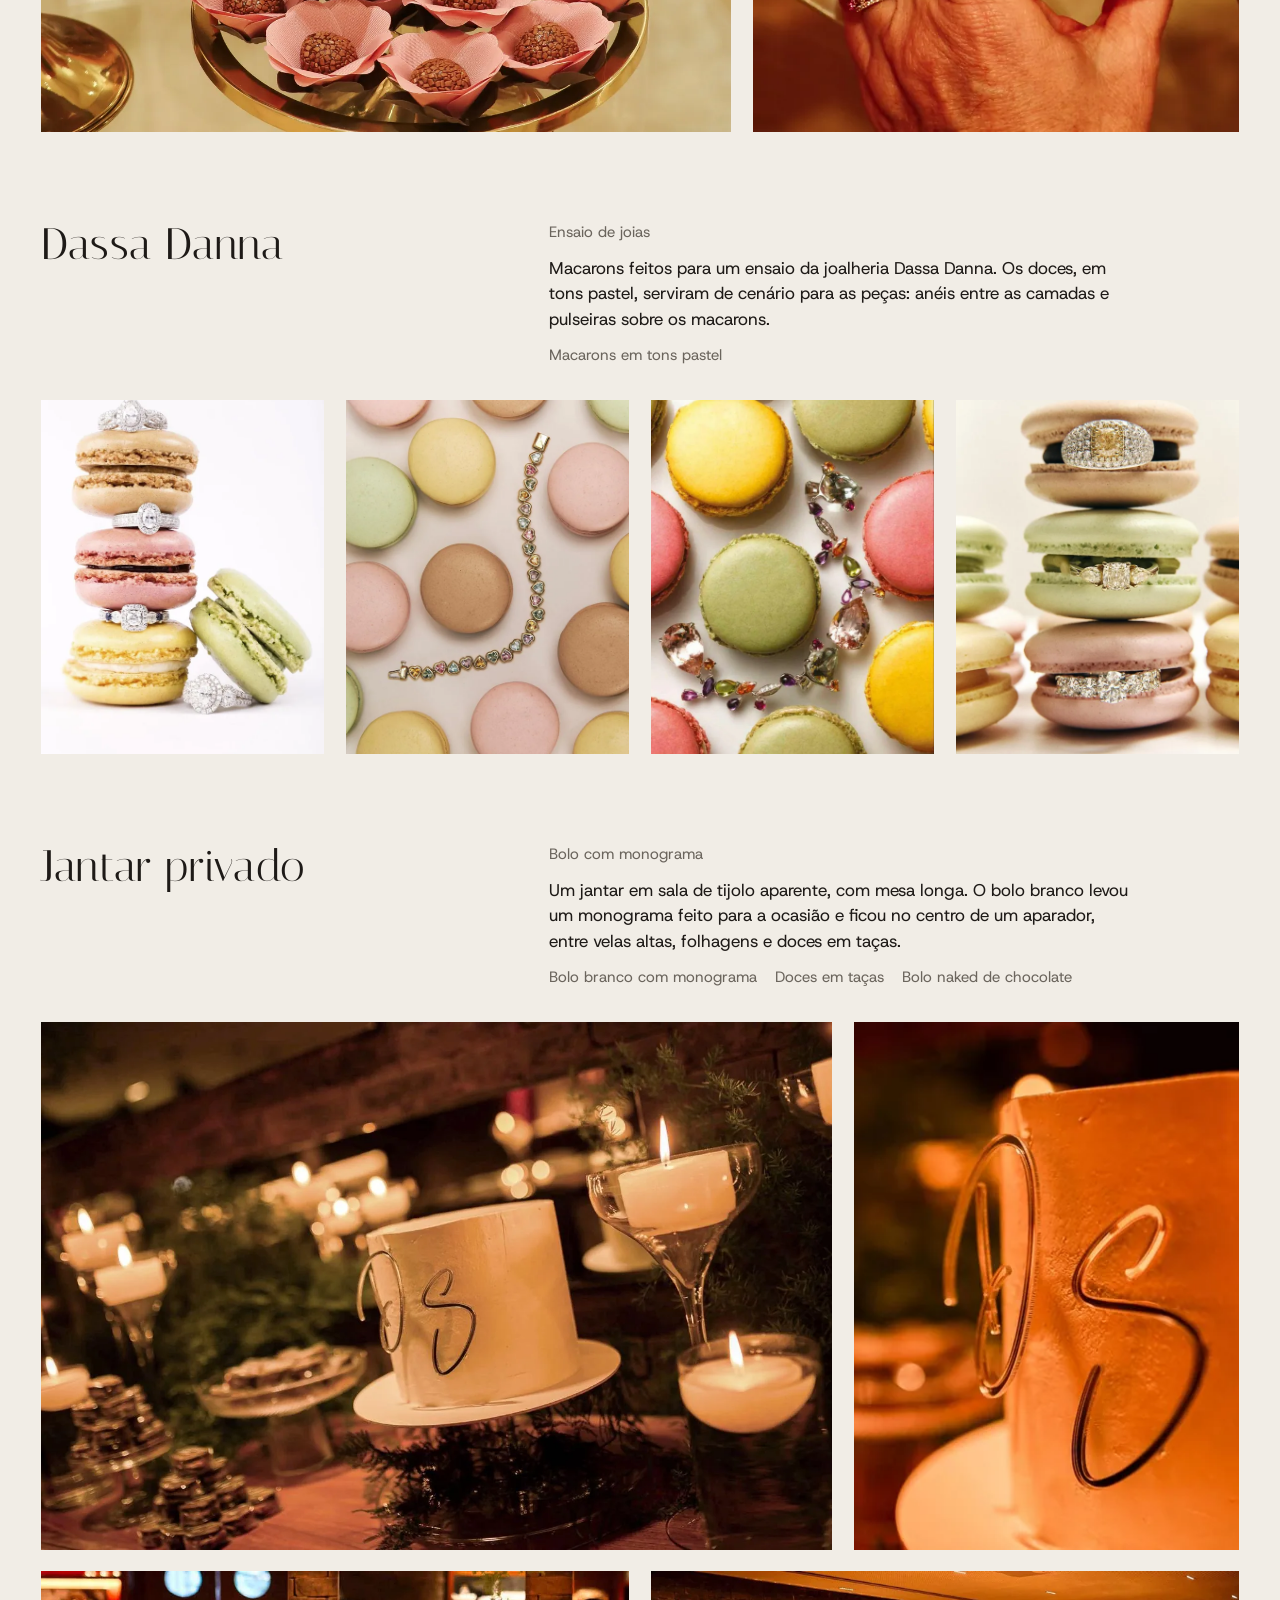
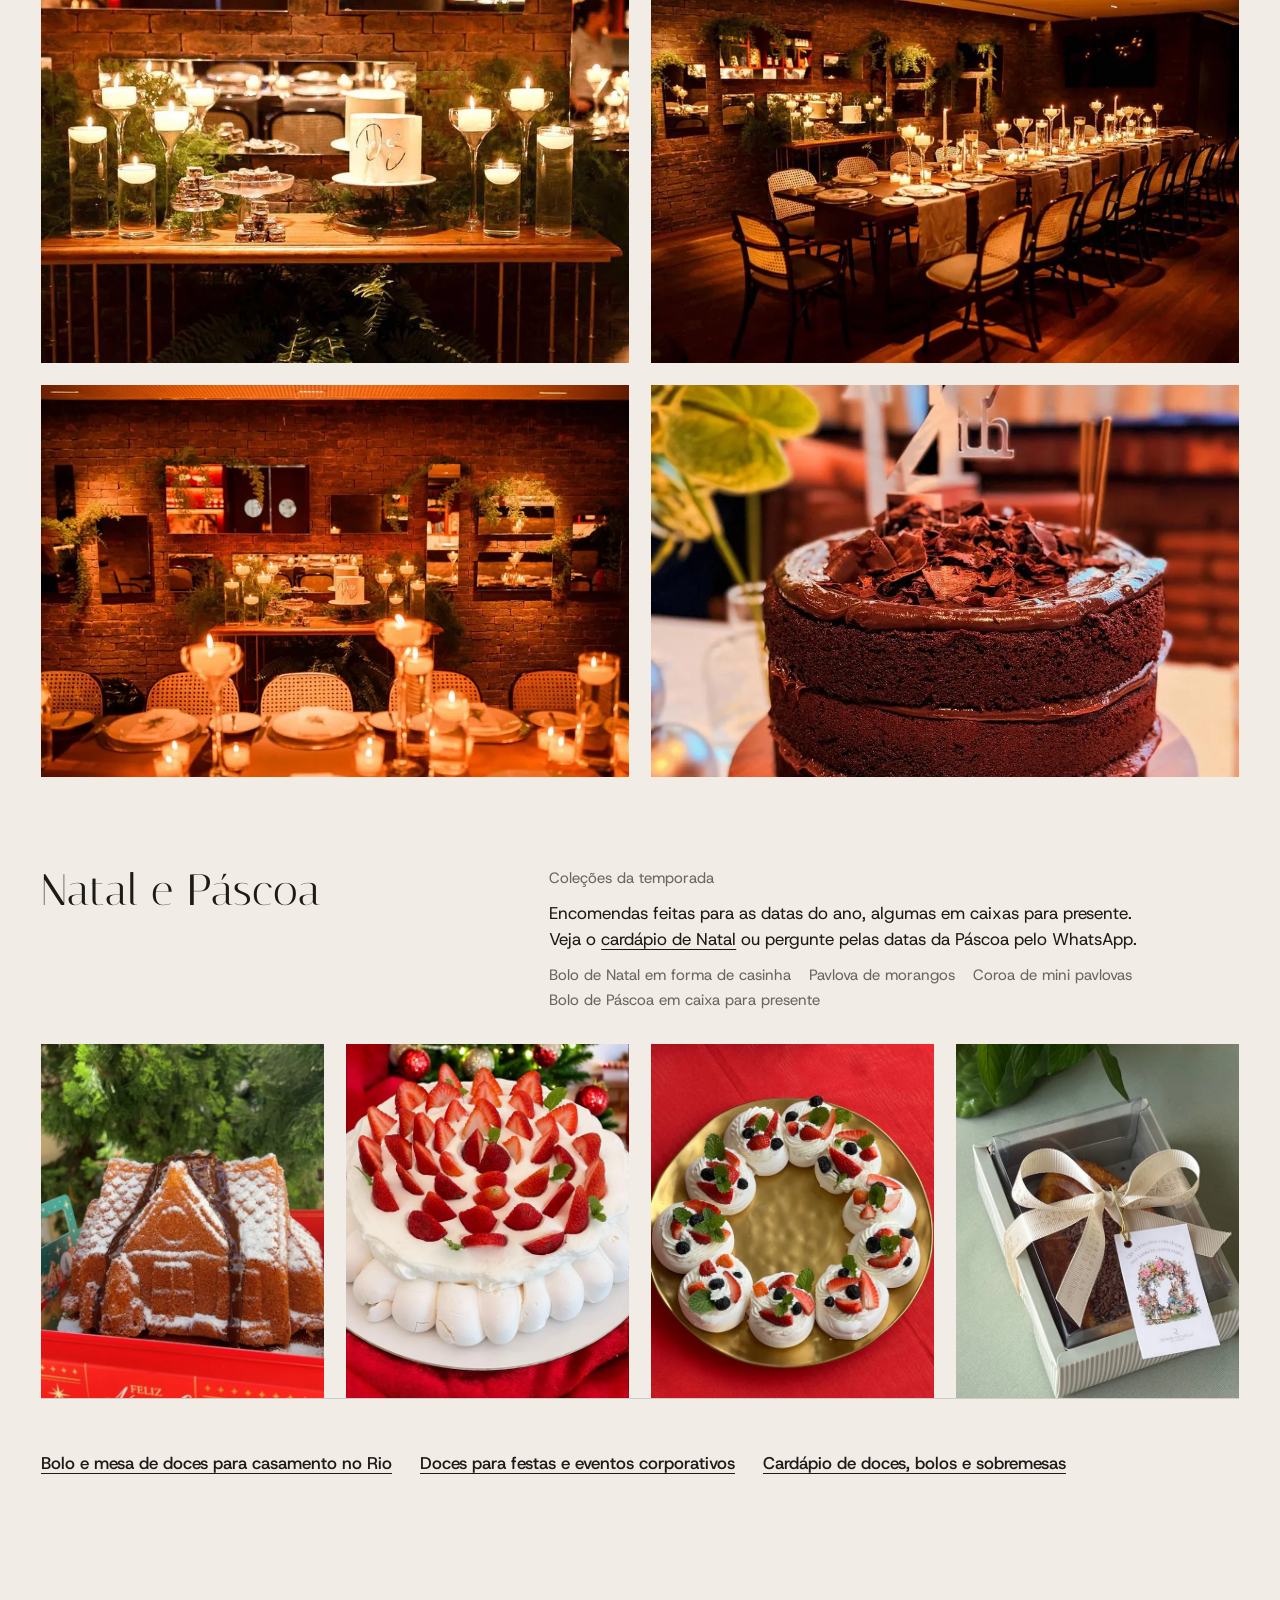
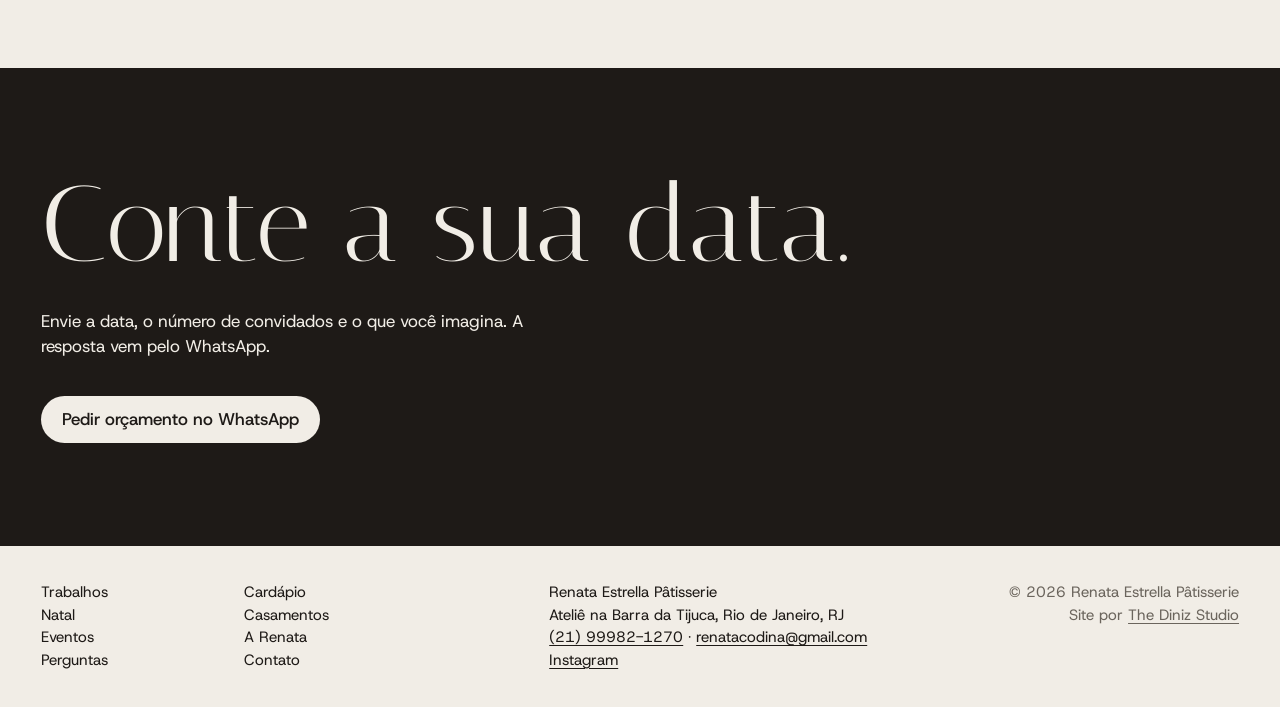
<file: trabalhos/index.html>
<!doctype html>
<html lang="pt-BR">
<head>
<meta charset="utf-8">
<meta name="viewport" content="width=device-width,initial-scale=1">
<title>Trabalhos: mesas de doces e bolos no Rio de Janeiro | Renata Estrella</title>
<meta name="description" content="Mesas de doces, bolos e sobremesas de Renata Estrella para casamentos, marcas e jantares no Rio de Janeiro: Casa Tua, Carol Bassi, Dassa Danna e outros.">
<link rel="canonical" href="https://renataestrellapatisserie.com/trabalhos/">
<link rel="alternate" hreflang="pt-BR" href="https://renataestrellapatisserie.com/trabalhos/">
<meta name="robots" content="index,follow,max-snippet:-1,max-image-preview:large,max-video-preview:-1">
<meta name="author" content="Renata Estrella">
<meta name="geo.region" content="BR-RJ"><meta name="geo.placename" content="Rio de Janeiro">
<meta name="theme-color" content="#F1EDE6">
<meta property="og:type" content="website"><meta property="og:locale" content="pt_BR"><meta property="og:site_name" content="Renata Estrella Pâtisserie">
<meta property="og:title" content="Trabalhos: mesas de doces e bolos no Rio de Janeiro | Renata Estrella"><meta property="og:description" content="Mesas de doces, bolos e sobremesas de Renata Estrella para casamentos, marcas e jantares no Rio de Janeiro: Casa Tua, Carol Bassi, Dassa Danna e outros."><meta property="og:url" content="https://renataestrellapatisserie.com/trabalhos/">
<meta property="og:image" content="https://renataestrellapatisserie.com/assets/og.jpg"><meta property="og:image:width" content="1200"><meta property="og:image:height" content="630"><meta property="og:image:alt" content="A chef Renata Estrella derramando chocolate em sua cozinha">
<meta name="twitter:card" content="summary_large_image"><meta name="twitter:title" content="Trabalhos: mesas de doces e bolos no Rio de Janeiro | Renata Estrella"><meta name="twitter:description" content="Mesas de doces, bolos e sobremesas de Renata Estrella para casamentos, marcas e jantares no Rio de Janeiro: Casa Tua, Carol Bassi, Dassa Danna e outros."><meta name="twitter:image" content="https://renataestrellapatisserie.com/assets/og.jpg">
<link rel="icon" href="/assets/favicon.svg" type="image/svg+xml"><link rel="apple-touch-icon" href="/assets/apple-touch-icon.png">
<link rel="preload" href="/assets/fonts/italiana-latin-400-normal.woff2" as="font" type="font/woff2" crossorigin>
<link rel="preload" href="/assets/fonts/host-grotesk-latin-wght-normal.woff2" as="font" type="font/woff2" crossorigin>
<script>document.documentElement.classList.add('js')</script>
<link rel="stylesheet" href="/assets/site.css?v=c3a3ea93">
<script type="application/ld+json">{"@context":"https://schema.org","@graph":[{"@type":["Bakery","LocalBusiness"],"@id":"https://renataestrellapatisserie.com/#negocio","name":"Renata Estrella Pâtisserie","alternateName":"Renata Estrella","url":"https://renataestrellapatisserie.com/","telephone":"+55-21-99982-1270","email":"renatacodina@gmail.com","description":"Confeitaria artesanal sob encomenda no Rio de Janeiro. Bolos, mesas de doces, brigadeiros belgas, macarons e sobremesas para casamentos, festas e eventos corporativos. Ateliê na Barra da Tijuca.","image":"https://renataestrellapatisserie.com/assets/og.jpg","logo":"https://renataestrellapatisserie.com/assets/logo.png","address":{"@type":"PostalAddress","addressLocality":"Rio de Janeiro","addressRegion":"RJ","addressCountry":"BR","streetAddress":"Barra da Tijuca"},"areaServed":[{"@type":"City","name":"Rio de Janeiro"},{"@type":"Country","name":"Brasil"}],"servesCuisine":["Confeitaria","Pâtisserie"],"hasMenu":"https://renataestrellapatisserie.com/cardapio/","paymentAccepted":"Pix, depósito bancário","founder":{"@id":"https://renataestrellapatisserie.com/renata-estrella/#pessoa"},"sameAs":["https://www.instagram.com/renataestrella.patisserie/"],"contactPoint":{"@type":"ContactPoint","telephone":"+55-21-99982-1270","contactType":"customer service","availableLanguage":"Portuguese"}},{"@type":"WebSite","@id":"https://renataestrellapatisserie.com/#site","url":"https://renataestrellapatisserie.com/","name":"Renata Estrella Pâtisserie","inLanguage":"pt-BR","publisher":{"@id":"https://renataestrellapatisserie.com/#negocio"}},{"@type":"BreadcrumbList","itemListElement":[{"@type":"ListItem","position":1,"name":"Início","item":"https://renataestrellapatisserie.com/"},{"@type":"ListItem","position":2,"name":"Trabalhos","item":"https://renataestrellapatisserie.com/trabalhos/"}]},{"@type":"CollectionPage","name":"Trabalhos de Renata Estrella","url":"https://renataestrellapatisserie.com/trabalhos/","about":{"@id":"https://renataestrellapatisserie.com/#negocio"},"hasPart":[{"@type":"CreativeWork","name":"Casa Tua","description":"Para este jantar no Rio de Janeiro, a mesa de doces e a mesa posta seguiram a mesma paleta: madeira escura, velas e flores vermelhas. Cada lugar recebeu um cartão com flores secas, e os doces ficaram em um aparador de madeira.","url":"https://renataestrellapatisserie.com/trabalhos/#casa-tua","creator":{"@id":"https://renataestrellapatisserie.com/renata-estrella/#pessoa"}},{"@type":"CreativeWork","name":"Casamento","description":"Uma mesa longa, sob lustres de cristal, com o bolo branco em andares no centro. Os doces foram distribuídos em taças e pratos de vidro de alturas diferentes, entre flores brancas e verdes.","url":"https://renataestrellapatisserie.com/trabalhos/#casamento","creator":{"@id":"https://renataestrellapatisserie.com/renata-estrella/#pessoa"}},{"@type":"CreativeWork","name":"Carol Bassi, 10 anos","description":"Para comemorar os 10 anos da Carol Bassi, os doces entraram na identidade da festa. Os docinhos vieram em forminhas de flor, em tons de rosa, sobre bandejas douradas, e as taças levaram o nome da marca.","url":"https://renataestrellapatisserie.com/trabalhos/#carol-bassi","creator":{"@id":"https://renataestrellapatisserie.com/renata-estrella/#pessoa"}},{"@type":"CreativeWork","name":"Dassa Danna","description":"Macarons feitos para um ensaio da joalheria Dassa Danna. Os doces, em tons pastel, serviram de cenário para as peças: anéis entre as camadas e pulseiras sobre os macarons.","url":"https://renataestrellapatisserie.com/trabalhos/#dassa-danna","creator":{"@id":"https://renataestrellapatisserie.com/renata-estrella/#pessoa"}},{"@type":"CreativeWork","name":"Jantar privado","description":"Um jantar em sala de tijolo aparente, com mesa longa. O bolo branco levou um monograma feito para a ocasião e ficou no centro de um aparador, entre velas altas, folhagens e doces em taças.","url":"https://renataestrellapatisserie.com/trabalhos/#jantar-privado","creator":{"@id":"https://renataestrellapatisserie.com/renata-estrella/#pessoa"}},{"@type":"CreativeWork","name":"Natal e Páscoa","description":"Encomendas feitas para as datas do ano, algumas em caixas para presente. Veja o cardápio de Natal ou pergunte pelas datas da Páscoa pelo WhatsApp.","url":"https://renataestrellapatisserie.com/trabalhos/#natal-e-pascoa","creator":{"@id":"https://renataestrellapatisserie.com/renata-estrella/#pessoa"}}]}]}</script>
</head>
<body>
<a class="skip" href="#conteudo">Pular para o conteúdo</a>
<header class="hd">
  <a class="brand" href="/" aria-label="Renata Estrella Pâtisserie, início"><i></i><span>Renata Estrella</span></a>
  <nav aria-label="Principal"><a href="/trabalhos/">Trabalhos</a><a href="/cardapio/">Cardápio</a><a href="/cardapio-de-natal/">Natal</a><a href="/bolo-de-casamento-rio-de-janeiro/">Casamentos</a><a href="/doces-para-eventos-rio-de-janeiro/">Eventos</a><a href="/renata-estrella/">A Renata</a></nav>
  <a class="hd__cta" href="https://wa.me/5521999821270?text=Ol%C3%A1%2C%20Renata%21%20Gostaria%20de%20um%20or%C3%A7amento%20para%20um%20evento." target="_blank" rel="noopener">Pedir orçamento</a>
  <button class="burger" id="burger" aria-expanded="false" aria-controls="ov">Menu</button>
</header>
<div class="ov" id="ov"><a href="/trabalhos/">Trabalhos</a><a href="/cardapio/">Cardápio</a><a href="/cardapio-de-natal/">Natal</a><a href="/bolo-de-casamento-rio-de-janeiro/">Casamentos</a><a href="/doces-para-eventos-rio-de-janeiro/">Eventos</a><a href="/renata-estrella/">A Renata</a><a href="/perguntas-frequentes/">Perguntas</a><a href="/contato/">Contato</a></div>
<main id="conteudo">
<div class="ph"><nav class="crumb cap" aria-label="Você está em"><ol><li><a href="/">Início</a></li><li aria-current="page">Trabalhos</li></ol></nav><h1><span class="m-mute">Trabalhos de Renata Estrella.</span><span>Mesas de doces, bolos e sobremesas para casamentos, marcas e jantares no Rio de Janeiro.</span></h1></div>
<article class="ev" id="casa-tua">
    <div class="ev__h grid" data-r><h2>Casa Tua</h2><div class="ev__t"><p class="ev__tag">Jantar à luz de velas</p><p>Para este jantar no Rio de Janeiro, a mesa de doces e a mesa posta seguiram a mesma paleta: madeira escura, velas e flores vermelhas. Cada lugar recebeu um cartão com flores secas, e os doces ficaram em um aparador de madeira.</p><ul class="ev__l"><li>Bolo com cobertura dourada e flores</li><li>Doces em forma de rosa</li><li>Doces em forma de flor</li><li>Doces dourados em taças de cristal</li></ul></div></div>
    <div class="ev__m"><figure class="x8 l32" data-r><img src="/assets/img/aparador-doces-flores-casa-tua-1600.webp" srcset="/assets/img/aparador-doces-flores-casa-tua-1000.webp 1000w, /assets/img/aparador-doces-flores-casa-tua-1600.webp 1600w, /assets/img/aparador-doces-flores-casa-tua-2400.webp 2400w" sizes="(max-width:760px) 100vw, 66vw" width="5460" height="3645" loading="lazy" decoding="async" alt="Aparador com doces, velas e arranjo de flores vermelhas no jantar Casa Tua"></figure><figure class="x4 f" data-r><img src="/assets/img/doces-em-forma-de-rosa-prato-de-vidro-1400.webp" srcset="/assets/img/doces-em-forma-de-rosa-prato-de-vidro-800.webp 800w, /assets/img/doces-em-forma-de-rosa-prato-de-vidro-1400.webp 1400w, /assets/img/doces-em-forma-de-rosa-prato-de-vidro-2200.webp 2200w" sizes="(max-width:760px) 100vw, 33vw" width="5410" height="3611" loading="lazy" decoding="async" alt="Doces artesanais em forma de rosa em um prato de vidro"></figure><figure class="x12 l21" data-r><img src="/assets/img/mesa-longa-jantar-casa-tua-1600.webp" srcset="/assets/img/mesa-longa-jantar-casa-tua-1000.webp 1000w, /assets/img/mesa-longa-jantar-casa-tua-1600.webp 1600w, /assets/img/mesa-longa-jantar-casa-tua-2400.webp 2400w" sizes="(max-width:760px) 100vw, 100vw" width="5810" height="3878" loading="lazy" decoding="async" alt="Mesa longa posta para o jantar Casa Tua, com vista para o jardim"></figure><figure class="x4 p45" data-r><img src="/assets/img/doces-dourados-taca-de-cristal-1400.webp" srcset="/assets/img/doces-dourados-taca-de-cristal-800.webp 800w, /assets/img/doces-dourados-taca-de-cristal-1400.webp 1400w, /assets/img/doces-dourados-taca-de-cristal-2200.webp 2200w" sizes="(max-width:760px) 100vw, 33vw" width="5455" height="3642" loading="lazy" decoding="async" alt="Doces dourados em uma taça de cristal"></figure><figure class="x4 p45" data-r><img src="/assets/img/cartao-de-lugar-casa-tua-1400.webp" srcset="/assets/img/cartao-de-lugar-casa-tua-800.webp 800w, /assets/img/cartao-de-lugar-casa-tua-1400.webp 1400w, /assets/img/cartao-de-lugar-casa-tua-2000.webp 2000w" sizes="(max-width:760px) 100vw, 33vw" width="5870" height="3919" loading="lazy" decoding="async" alt="Cartão Casa Tua sobre o prato, com flores secas"></figure><figure class="x4 p45" data-r><img src="/assets/img/mesa-jantar-casa-tua-velas-1600.webp" srcset="/assets/img/mesa-jantar-casa-tua-velas-1000.webp 1000w, /assets/img/mesa-jantar-casa-tua-velas-1600.webp 1600w, /assets/img/mesa-jantar-casa-tua-velas-2400.webp 2400w" sizes="(max-width:760px) 100vw, 33vw" width="5887" height="3930" loading="lazy" decoding="async" alt="Mesa posta com velas e flores vermelhas no jantar Casa Tua"></figure><figure class="x5 p45" data-r><img src="/assets/img/renata-estrella-chef-patissiere-mesa-de-doces-1100.webp" srcset="/assets/img/renata-estrella-chef-patissiere-mesa-de-doces-700.webp 700w, /assets/img/renata-estrella-chef-patissiere-mesa-de-doces-1100.webp 1100w, /assets/img/renata-estrella-chef-patissiere-mesa-de-doces-1600.webp 1600w" sizes="(max-width:760px) 100vw, 42vw" width="3640" height="5452" loading="lazy" decoding="async" alt="Renata Estrella ao lado do bolo no jantar Casa Tua"></figure><figure class="x7 f" data-r><img src="/assets/img/renata-estrella-e-convidada-jantar-1600.webp" srcset="/assets/img/renata-estrella-e-convidada-jantar-1000.webp 1000w, /assets/img/renata-estrella-e-convidada-jantar-1600.webp 1600w, /assets/img/renata-estrella-e-convidada-jantar-2400.webp 2400w" sizes="(max-width:760px) 100vw, 58vw" width="6016" height="4016" loading="lazy" decoding="async" alt="Renata Estrella e uma convidada diante da mesa posta"></figure></div>
  </article><article class="ev" id="casamento">
    <div class="ev__h grid" data-r><h2>Casamento</h2><div class="ev__t"><p class="ev__tag">Mesa de doces e bolo em andares</p><p>Uma mesa longa, sob lustres de cristal, com o bolo branco em andares no centro. Os doces foram distribuídos em taças e pratos de vidro de alturas diferentes, entre flores brancas e verdes.</p><ul class="ev__l"><li>Bolo branco em andares</li><li>Brigadeiros</li><li>Beijinhos</li><li>Trufas de chocolate</li><li>Crème brûlée</li><li>Doce de caramelo</li><li>Docinhos de coco com chocolate</li></ul></div></div>
    <div class="ev__m"><figure class="x8 l169" data-r><video data-auto muted loop playsinline preload="none" width="1024" height="576" poster="/assets/video/mesa-de-doces-casamento.webp" aria-label="Vídeo da mesa de doces de um casamento: brigadeiros, beijinhos e flores brancas"><source src="/assets/video/mesa-de-doces-casamento.mp4" type="video/mp4"></video></figure><figure class="x4 f" data-r><img src="/assets/img/flores-e-doces-casamento-1000.webp" srcset="/assets/img/flores-e-doces-casamento-600.webp 600w, /assets/img/flores-e-doces-casamento-1000.webp 1000w" sizes="(max-width:760px) 100vw, 33vw" width="1200" height="1600" loading="lazy" decoding="async" alt="Doces em taças de vidro entre flores brancas e verdes"></figure><figure class="x8 l32" data-r><img src="/assets/img/mesa-de-doces-casamento-rio-de-janeiro-1280.webp" srcset="/assets/img/mesa-de-doces-casamento-rio-de-janeiro-800.webp 800w, /assets/img/mesa-de-doces-casamento-rio-de-janeiro-1280.webp 1280w, /assets/img/mesa-de-doces-casamento-rio-de-janeiro-1600.webp 1600w" sizes="(max-width:760px) 100vw, 66vw" width="1600" height="1200" loading="lazy" decoding="async" alt="Mesa de doces de casamento com bolo branco em andares sob lustres de cristal"></figure><figure class="x4 f" data-r><img src="/assets/img/creme-brulee-docinhos-casamento-1000.webp" srcset="/assets/img/creme-brulee-docinhos-casamento-600.webp 600w, /assets/img/creme-brulee-docinhos-casamento-1000.webp 1000w" sizes="(max-width:760px) 100vw, 33vw" width="1200" height="1600" loading="lazy" decoding="async" alt="Docinhos de crème brûlée com açúcar queimado"></figure><figure class="x4 p45" data-r><img src="/assets/img/beijinhos-casamento-1000.webp" srcset="/assets/img/beijinhos-casamento-600.webp 600w, /assets/img/beijinhos-casamento-1000.webp 1000w" sizes="(max-width:760px) 100vw, 33vw" width="1200" height="1600" loading="lazy" decoding="async" alt="Beijinhos de coco em um prato de vidro"></figure><figure class="x4 p45" data-r><img src="/assets/img/trufas-de-chocolate-casamento-1000.webp" srcset="/assets/img/trufas-de-chocolate-casamento-600.webp 600w, /assets/img/trufas-de-chocolate-casamento-1000.webp 1000w" sizes="(max-width:760px) 100vw, 33vw" width="1200" height="1600" loading="lazy" decoding="async" alt="Trufas de chocolate polvilhadas com cacau"></figure><figure class="x4 p45" data-r><img src="/assets/img/doces-de-caramelo-casamento-1000.webp" srcset="/assets/img/doces-de-caramelo-casamento-600.webp 600w, /assets/img/doces-de-caramelo-casamento-1000.webp 1000w" sizes="(max-width:760px) 100vw, 33vw" width="1200" height="1600" loading="lazy" decoding="async" alt="Doces de caramelo em fileiras"></figure><figure class="x4 p45" data-r><img src="/assets/img/brigadeiros-belgas-casamento-1000.webp" srcset="/assets/img/brigadeiros-belgas-casamento-600.webp 600w, /assets/img/brigadeiros-belgas-casamento-1000.webp 1000w" sizes="(max-width:760px) 100vw, 33vw" width="1200" height="1600" loading="lazy" decoding="async" alt="Brigadeiros em um prato de vidro, com flores"></figure><figure class="x4 p45" data-r><img src="/assets/img/docinhos-de-coco-e-chocolate-casamento-1000.webp" srcset="/assets/img/docinhos-de-coco-e-chocolate-casamento-600.webp 600w, /assets/img/docinhos-de-coco-e-chocolate-casamento-1000.webp 1000w" sizes="(max-width:760px) 100vw, 33vw" width="1200" height="1600" loading="lazy" decoding="async" alt="Docinhos de coco com chocolate"></figure><figure class="x4 p45" data-r><img src="/assets/img/creme-brulee-prato-redondo-casamento-1000.webp" srcset="/assets/img/creme-brulee-prato-redondo-casamento-600.webp 600w, /assets/img/creme-brulee-prato-redondo-casamento-1000.webp 1000w" sizes="(max-width:760px) 100vw, 33vw" width="1200" height="1600" loading="lazy" decoding="async" alt="Prato redondo de docinhos de crème brûlée"></figure></div>
  </article><article class="ev" id="carol-bassi">
    <div class="ev__h grid" data-r><h2>Carol Bassi, 10 anos</h2><div class="ev__t"><p class="ev__tag">Festa de marca</p><p>Para comemorar os 10 anos da Carol Bassi, os doces entraram na identidade da festa. Os docinhos vieram em forminhas de flor, em tons de rosa, sobre bandejas douradas, e as taças levaram o nome da marca.</p><ul class="ev__l"><li>Docinhos em forminhas de flor</li><li>Taças personalizadas com a marca</li></ul></div></div>
    <div class="ev__m"><figure class="x7 p45" data-r><img src="/assets/img/doces-flor-carol-bassi-10-anos-1200.webp" srcset="/assets/img/doces-flor-carol-bassi-10-anos-700.webp 700w, /assets/img/doces-flor-carol-bassi-10-anos-1200.webp 1200w, /assets/img/doces-flor-carol-bassi-10-anos-1800.webp 1800w" sizes="(max-width:760px) 100vw, 58vw" width="2774" height="4160" loading="lazy" decoding="async" alt="Docinhos em forminhas de flor em bandejas douradas, festa de 10 anos Carol Bassi"></figure><figure class="x5 f" data-r><img src="/assets/img/taca-personalizada-carol-bassi-10-anos-1200.webp" srcset="/assets/img/taca-personalizada-carol-bassi-10-anos-700.webp 700w, /assets/img/taca-personalizada-carol-bassi-10-anos-1200.webp 1200w, /assets/img/taca-personalizada-carol-bassi-10-anos-1800.webp 1800w" sizes="(max-width:760px) 100vw, 42vw" width="2774" height="4160" loading="lazy" decoding="async" alt="Taças personalizadas com o logo Carol Bassi 10 anos"></figure></div>
  </article><article class="ev" id="dassa-danna">
    <div class="ev__h grid" data-r><h2>Dassa Danna</h2><div class="ev__t"><p class="ev__tag">Ensaio de joias</p><p>Macarons feitos para um ensaio da joalheria Dassa Danna. Os doces, em tons pastel, serviram de cenário para as peças: anéis entre as camadas e pulseiras sobre os macarons.</p><ul class="ev__l"><li>Macarons em tons pastel</li></ul></div></div>
    <div class="ev__m"><figure class="x3 p45" data-r><img src="/assets/img/macarons-e-joias-dassa-danna-852.webp" srcset="/assets/img/macarons-e-joias-dassa-danna-600.webp 600w, /assets/img/macarons-e-joias-dassa-danna-852.webp 852w" sizes="(max-width:760px) 50vw, 25vw" width="852" height="1280" loading="lazy" decoding="async" alt="Pilha de macarons com anéis de diamante"></figure><figure class="x3 p45" data-r><img src="/assets/img/macarons-pastel-pulseira-dassa-danna-1024.webp" srcset="/assets/img/macarons-pastel-pulseira-dassa-danna-600.webp 600w, /assets/img/macarons-pastel-pulseira-dassa-danna-1024.webp 1024w" sizes="(max-width:760px) 50vw, 25vw" width="1024" height="1280" loading="lazy" decoding="async" alt="Macarons em tons pastel com uma pulseira de pedras"></figure><figure class="x3 p45" data-r><img src="/assets/img/macarons-e-joias-coloridas-dassa-danna-736.webp" srcset="/assets/img/macarons-e-joias-coloridas-dassa-danna-600.webp 600w, /assets/img/macarons-e-joias-coloridas-dassa-danna-736.webp 736w" sizes="(max-width:760px) 50vw, 25vw" width="736" height="944" loading="lazy" decoding="async" alt="Macarons coloridos com joias de pedras"></figure><figure class="x3 p45" data-r><img src="/assets/img/macarons-e-aneis-dassa-danna-853.webp" srcset="/assets/img/macarons-e-aneis-dassa-danna-600.webp 600w, /assets/img/macarons-e-aneis-dassa-danna-853.webp 853w" sizes="(max-width:760px) 50vw, 25vw" width="853" height="1280" loading="lazy" decoding="async" alt="Macarons empilhados com anéis"></figure></div>
  </article><article class="ev" id="jantar-privado">
    <div class="ev__h grid" data-r><h2>Jantar privado</h2><div class="ev__t"><p class="ev__tag">Bolo com monograma</p><p>Um jantar em sala de tijolo aparente, com mesa longa. O bolo branco levou um monograma feito para a ocasião e ficou no centro de um aparador, entre velas altas, folhagens e doces em taças.</p><ul class="ev__l"><li>Bolo branco com monograma</li><li>Doces em taças</li><li>Bolo naked de chocolate</li></ul></div></div>
    <div class="ev__m"><figure class="x8 l32" data-r><img src="/assets/img/bolo-monograma-jantar-privado-1280.webp" srcset="/assets/img/bolo-monograma-jantar-privado-800.webp 800w, /assets/img/bolo-monograma-jantar-privado-1280.webp 1280w" sizes="(max-width:760px) 100vw, 66vw" width="1280" height="852" loading="lazy" decoding="async" alt="Bolo branco com monograma entre velas"></figure><figure class="x4 f" data-r><img src="/assets/img/monograma-bolo-detalhe-1280.webp" srcset="/assets/img/monograma-bolo-detalhe-800.webp 800w, /assets/img/monograma-bolo-detalhe-1280.webp 1280w" sizes="(max-width:760px) 100vw, 33vw" width="1280" height="852" loading="lazy" decoding="async" alt="Detalhe do monograma no bolo"></figure><figure class="x6 l32" data-r><img src="/assets/img/bolo-monograma-velas-jantar-1118.webp" srcset="/assets/img/bolo-monograma-velas-jantar-800.webp 800w, /assets/img/bolo-monograma-velas-jantar-1118.webp 1118w" sizes="(max-width:760px) 100vw, 50vw" width="1118" height="745" loading="lazy" decoding="async" alt="Bolo e doces entre velas altas em uma sala de tijolo aparente"></figure><figure class="x6 l32" data-r><img src="/assets/img/jantar-privado-mesa-longa-1280.webp" srcset="/assets/img/jantar-privado-mesa-longa-800.webp 800w, /assets/img/jantar-privado-mesa-longa-1280.webp 1280w" sizes="(max-width:760px) 100vw, 50vw" width="1280" height="852" loading="lazy" decoding="async" alt="Mesa longa posta para um jantar privado"></figure><figure class="x6 l32" data-r><img src="/assets/img/jantar-privado-mesa-velas-1280.webp" srcset="/assets/img/jantar-privado-mesa-velas-800.webp 800w, /assets/img/jantar-privado-mesa-velas-1280.webp 1280w" sizes="(max-width:760px) 100vw, 50vw" width="1280" height="852" loading="lazy" decoding="async" alt="Mesa de jantar com velas vista de perto"></figure><figure class="x6 f" data-r><img src="/assets/img/bolo-naked-chocolate-belga-960.webp" srcset="/assets/img/bolo-naked-chocolate-belga-600.webp 600w, /assets/img/bolo-naked-chocolate-belga-960.webp 960w" sizes="(max-width:760px) 100vw, 50vw" width="960" height="1280" loading="lazy" decoding="async" alt="Bolo naked de chocolate com raspas por cima"></figure></div>
  </article><article class="ev" id="natal-e-pascoa">
    <div class="ev__h grid" data-r><h2>Natal e Páscoa</h2><div class="ev__t"><p class="ev__tag">Coleções da temporada</p><p>Encomendas feitas para as datas do ano, algumas em caixas para presente. Veja o <a href="/cardapio-de-natal/">cardápio de Natal</a> ou pergunte pelas datas da Páscoa pelo WhatsApp.</p><ul class="ev__l"><li>Bolo de Natal em forma de casinha</li><li>Pavlova de morangos</li><li>Coroa de mini pavlovas</li><li>Bolo de Páscoa em caixa para presente</li></ul></div></div>
    <div class="ev__m"><figure class="x3 p45" data-r><img src="/assets/img/bolo-casinha-natal-720.webp" srcset="/assets/img/bolo-casinha-natal-600.webp 600w, /assets/img/bolo-casinha-natal-720.webp 720w" sizes="(max-width:760px) 50vw, 25vw" width="720" height="1280" loading="lazy" decoding="async" alt="Bolo de Natal em forma de casinha em uma caixa vermelha"></figure><figure class="x3 p45" data-r><img src="/assets/img/pavlova-de-morangos-960.webp" srcset="/assets/img/pavlova-de-morangos-600.webp 600w, /assets/img/pavlova-de-morangos-960.webp 960w" sizes="(max-width:760px) 50vw, 25vw" width="960" height="1280" loading="lazy" decoding="async" alt="Pavlova de morangos sobre pano vermelho"></figure><figure class="x3 p45" data-r><img src="/assets/img/mini-pavlovas-pascoa-960.webp" srcset="/assets/img/mini-pavlovas-pascoa-600.webp 600w, /assets/img/mini-pavlovas-pascoa-960.webp 960w" sizes="(max-width:760px) 50vw, 25vw" width="960" height="1280" loading="lazy" decoding="async" alt="Coroa de mini pavlovas com frutas"></figure><figure class="x3 p45" data-r><img src="/assets/img/bolo-pascoa-caixa-presente-960.webp" srcset="/assets/img/bolo-pascoa-caixa-presente-600.webp 600w, /assets/img/bolo-pascoa-caixa-presente-960.webp 960w" sizes="(max-width:760px) 50vw, 25vw" width="960" height="1280" loading="lazy" decoding="async" alt="Bolo de Páscoa em caixa transparente com laço"></figure></div>
  </article><nav class="rel" aria-label="Veja também"><a href="/bolo-de-casamento-rio-de-janeiro/">Bolo e mesa de doces para casamento no Rio</a><a href="/doces-para-eventos-rio-de-janeiro/">Doces para festas e eventos corporativos</a><a href="/cardapio/">Cardápio de doces, bolos e sobremesas</a></nav>
</main>
<footer>
  <section class="end">
    <h2>Conte a sua data.</h2>
    <p class="end__p">Envie a data, o número de convidados e o que você imagina. A resposta vem pelo WhatsApp.</p>
    <a class="btn" href="https://wa.me/5521999821270?text=Ol%C3%A1%2C%20Renata%21%20Gostaria%20de%20um%20or%C3%A7amento%20para%20um%20evento." target="_blank" rel="noopener">Pedir orçamento no WhatsApp</a>
  </section>
  <div class="ft grid">
    <nav aria-label="Rodapé"><a href="/trabalhos/">Trabalhos</a><a href="/cardapio/">Cardápio</a><a href="/cardapio-de-natal/">Natal</a><a href="/bolo-de-casamento-rio-de-janeiro/">Casamentos</a><a href="/doces-para-eventos-rio-de-janeiro/">Eventos</a><a href="/renata-estrella/">A Renata</a><a href="/perguntas-frequentes/">Perguntas</a><a href="/contato/">Contato</a></nav>
    <address>Renata Estrella Pâtisserie<br>Ateliê na Barra da Tijuca, Rio de Janeiro, RJ<br><a href="tel:+5521999821270">(21) 99982-1270</a> · <a href="mailto:renatacodina@gmail.com">renatacodina@gmail.com</a><br><a href="https://www.instagram.com/renataestrella.patisserie/" target="_blank" rel="noopener">Instagram</a></address>
    <p class="ft__c">© 2026 Renata Estrella Pâtisserie<br>Site por <a href="https://www.thedinizstudio.com/pt" target="_blank" rel="noopener">The Diniz Studio</a></p>
  </div>
</footer>
<script src="/assets/site.js?v=c3a3ea93" defer></script>
</body>
</html>
</file>
<file: assets/site.css>
@font-face{font-family:'Italiana';font-style:normal;font-display:swap;font-weight:400;src:url(/assets/fonts/italiana-latin-400-normal.woff2) format('woff2');unicode-range:U+0000-00FF,U+0131,U+0152-0153,U+02BB-02BC,U+02C6,U+02DA,U+02DC,U+2000-206F,U+20AC,U+2122,U+2191,U+2193,U+2212,U+2215,U+FEFF,U+FFFD}
@font-face{font-family:'Host Grotesk';font-style:normal;font-display:swap;font-weight:300 800;src:url(/assets/fonts/host-grotesk-latin-wght-normal.woff2) format('woff2');unicode-range:U+0000-00FF,U+0131,U+0152-0153,U+02BB-02BC,U+02C6,U+02DA,U+02DC,U+2000-206F,U+20AC,U+2122,U+2191,U+2193,U+2212,U+2215,U+FEFF,U+FFFD}
@font-face{font-family:'Host Grotesk';font-style:normal;font-display:swap;font-weight:300 800;src:url(/assets/fonts/host-grotesk-latin-ext-wght-normal.woff2) format('woff2');unicode-range:U+0100-02BA,U+02BD-02C5,U+02C7-02CC,U+02CE-02D7,U+02DD-02FF,U+1E00-1E9F,U+1EF2-1EFF,U+2020,U+20A0-20AB,U+20AD-20C0,U+2113,U+2C60-2C7F,U+A720-A7FF}
:root{--paper:#F1EDE6;--brand:#1E1A17;--on:#F1EDE6;--d:'Italiana',Georgia,'Times New Roman',serif;--ink:#1E1A17;--mute:#6B655D;--line:rgba(30,26,23,.16);--m:clamp(20px,3.2vw,48px);--g:clamp(14px,1.7vw,24px);--sec:clamp(88px,11vw,168px);--h:72px;--f:'Host Grotesk',system-ui,-apple-system,'Segoe UI',sans-serif;--e:cubic-bezier(.22,.7,.2,1)}
@view-transition{navigation:auto}
*,*::before,*::after{box-sizing:border-box}
html{-webkit-text-size-adjust:100%;scroll-padding-top:calc(var(--h) + 16px);scroll-behavior:smooth}
body{margin:0;background:var(--paper);color:var(--ink);font:400 1.0625rem/1.5 var(--f);-webkit-font-smoothing:antialiased}
img{display:block;width:100%;height:auto}
h1,h2,h3,p,ul,ol,figure,dl,dd,blockquote{margin:0;padding:0}ul,ol{list-style:none}
h1,h2,h3{font-weight:400;text-wrap:balance}
h1{font:400 clamp(2.125rem,4.4vw,4.5rem)/1.08 var(--d);letter-spacing:.005em}
h2{font:400 clamp(1.875rem,3.4vw,3.375rem)/1.1 var(--d);letter-spacing:.005em}
h3{font-size:1.1875rem;line-height:1.25;font-weight:500;letter-spacing:-.01em}
a{color:inherit;text-underline-offset:.22em;text-decoration-thickness:1px}
:focus-visible{outline:2px solid currentColor;outline-offset:3px}
.skip{position:fixed;left:12px;top:-60px;z-index:60;background:var(--ink);color:var(--paper);padding:10px 14px}.skip:focus{top:12px}
.m-mute{color:var(--mute)}
.small{font-size:.9375rem;line-height:1.4}
.more{font-weight:500;white-space:nowrap}
.grid{display:grid;grid-template-columns:repeat(12,minmax(0,1fr));column-gap:var(--g);padding-inline:var(--m)}
.sect{padding-top:var(--sec)}
/* reveal */
.js [data-r]{opacity:0;transform:translateY(16px);transition:opacity 1s var(--e),transform 1.2s var(--e)}
.js [data-r].on{opacity:1;transform:none}
@media (prefers-reduced-motion:reduce){.js [data-r]{opacity:1;transform:none;transition:none}html{scroll-behavior:auto}}
/* header */
.hd{position:sticky;top:0;z-index:30;height:var(--h);display:flex;align-items:center;gap:32px;padding-inline:var(--m);background:var(--paper);color:var(--ink)}
.brand{display:flex;align-items:center;gap:12px;font-weight:500;text-decoration:none;letter-spacing:-.01em;margin-right:auto}
.brand i{width:26px;height:30px;background:currentColor;-webkit-mask:url(/assets/img/logo-r.webp) center/contain no-repeat;mask:url(/assets/img/logo-r.webp) center/contain no-repeat}
.hd nav{display:flex;gap:clamp(18px,2.2vw,32px)}
.hd a,.burger{white-space:nowrap}.hd a{text-decoration:none}.hd nav a:hover,.hd__cta:hover{text-decoration:underline}
.hd .hd__cta{font-weight:500;border-bottom:1px solid currentColor;padding-bottom:1px}.hd .hd__cta:hover{text-decoration:none;opacity:.65}
.burger{all:unset;cursor:pointer;display:none;font-weight:500}.burger:focus-visible{outline:2px solid currentColor;outline-offset:3px}
.ov{display:none}
@media (max-width:480px){.brand span{display:none}}
@media (max-width:860px){.hd nav{display:none}.burger{display:block}.hd{gap:18px}
 .menu-open .ov{display:flex;flex-direction:column;gap:6px;position:fixed;inset:var(--h) 0 0;z-index:29;background:var(--paper);color:var(--ink);padding:20px var(--m)}
 .ov a{font:400 2.25rem/1.2 var(--d);text-decoration:none}}
/* hero */
.js:has(.hero) .hd{position:fixed;left:0;right:0;background:transparent;color:var(--on);transition:background-color .4s var(--e),color .4s var(--e)}
.js:has(.hero) .hd.solid,.js:has(.hero) .menu-open .hd{background:var(--paper);color:var(--ink)}
.js:has(.hero) .hero{min-height:min(100vh,1080px);min-height:min(100svh,1080px)}
.hero{position:relative;isolation:isolate;display:flex;align-items:flex-end;min-height:min(calc(100vh - var(--h)),1000px);min-height:min(calc(100svh - var(--h)),1000px);background:var(--brand);color:var(--on);overflow:hidden}
.hero__m{position:absolute;top:0;right:0;bottom:0;width:72%;z-index:-1;background:var(--brand)}
.hero__m img{position:absolute;inset:0;height:100%;object-fit:cover;object-position:62% 30%;animation:hfade 1.6s var(--e) both}
.hero__m::after{content:'';position:absolute;inset:0;background:linear-gradient(90deg,var(--brand) 0%,rgba(30,26,23,.94) 8%,rgba(30,26,23,.72) 18%,rgba(30,26,23,.38) 28%,rgba(30,26,23,.12) 37%,rgba(30,26,23,0) 46%),linear-gradient(0deg,rgba(30,26,23,.82) 0%,rgba(30,26,23,.35) 26%,rgba(30,26,23,0) 46%),linear-gradient(180deg,rgba(30,26,23,.4) 0%,rgba(30,26,23,0) 18%)}
.hero__c{width:100%;padding:clamp(48px,8vh,96px) var(--m) clamp(32px,6vh,60px)}
.hero__k{font-size:.75rem;line-height:1;font-weight:500;letter-spacing:.26em;text-transform:uppercase;color:rgba(241,237,230,.7);margin-bottom:clamp(18px,2.6vh,30px)}
.wm{font:400 clamp(3.25rem,6.6vw,7.5rem)/.96 var(--d);letter-spacing:.05em;text-transform:uppercase;margin-left:-.04em}
.wm span{display:block}
.hero__f{display:grid;gap:10px;max-width:min(100%,34rem);margin-top:clamp(28px,4.4vh,48px);padding-top:clamp(18px,2.4vh,24px);border-top:1px solid rgba(241,237,230,.26)}
.hero h1{font:400 clamp(1.0625rem,1.2vw,1.25rem)/1.45 var(--f);letter-spacing:0;max-width:27em}
.hero__p{color:rgba(241,237,230,.66);font-size:.9375rem;line-height:1.45;max-width:27em}
.hero__k,.wm,.hero__f{animation:hrise 1.3s var(--e) both}.wm{animation-delay:.08s}.hero__f{animation-delay:.18s}
@keyframes hfade{from{opacity:0;transform:scale(1.03)}to{opacity:1;transform:none}}
@keyframes hrise{from{opacity:0;transform:translateY(14px)}to{opacity:1;transform:none}}
@media (prefers-reduced-motion:reduce){.hero__m img,.hero__k,.wm,.hero__f{animation:none}}
@media (max-width:860px){
 .hero{min-height:calc(100vh - var(--h));min-height:calc(100svh - var(--h))}
 .js:has(.hero) .hero{min-height:100vh;min-height:100svh}
 .hero__m{width:100%}
 .hero__m img{object-position:54% 18%}
 .hero__m::after{background:linear-gradient(0deg,rgba(30,26,23,.95) 0%,rgba(30,26,23,.82) 30%,rgba(30,26,23,.28) 56%,rgba(30,26,23,0) 70%),linear-gradient(180deg,rgba(30,26,23,.6) 0%,rgba(30,26,23,0) 22%)}
 .hero__c{padding-top:0;padding-bottom:clamp(26px,4.5vh,40px)}
 .hero__k{font-size:.6875rem;margin-bottom:16px}
 .wm{font-size:17vw}
 .hero__f{max-width:none;margin-top:22px;padding-top:18px}
 .hero h1{font-size:1.0625rem}
 .hero__p{font-size:.875rem}
}
/* intro */
.intro p[data-r]{grid-column:5/12;font-size:clamp(1.5rem,2.6vw,2.5rem);line-height:1.18;letter-spacing:-.022em}
.intro .intro__l{grid-column:1/5;font-size:.9375rem;line-height:1.4;padding-top:.5em}
@media (max-width:760px){.intro .intro__l,.intro p[data-r]{grid-column:1/-1}.intro .intro__l{margin-bottom:12px}}
/* section head */
.sh{display:flex;justify-content:space-between;align-items:baseline;gap:24px;padding-inline:var(--m);margin-bottom:clamp(28px,3.4vw,48px)}
/* film */
.film{align-items:start}
.film__t{grid-column:1/7;display:grid;gap:1em;max-width:34em}
.film__t a{font-weight:500}
.film__v{grid-column:9/13;position:relative;background:#E4DFD6;overflow:hidden;aspect-ratio:9/16}
video{display:block;width:100%;height:100%;object-fit:cover}
.vbtn{all:unset;cursor:pointer;position:absolute;right:12px;bottom:12px;background:rgba(23,20,18,.72);color:#fff;padding:.4em .8em;font-size:.875rem;border-radius:999px}.vbtn:focus-visible{outline:2px solid #fff;outline-offset:2px}
.js .vbtn[hidden]{display:none}
/* events */
.ev{padding-top:clamp(56px,7vw,112px);scroll-margin-top:var(--h)}
.ev__h{margin-bottom:clamp(20px,2.6vw,36px)}
.ev__h>h2,.ev__h>h3{grid-column:1/6;font:400 clamp(1.875rem,3.4vw,3.375rem)/1.1 var(--d);letter-spacing:.005em}
.ev__t{grid-column:6/12;display:grid;gap:.7em;justify-items:start}
.ev__tag{color:var(--mute);font-size:.9375rem}
.ev__l{display:flex;flex-wrap:wrap;gap:2px 18px;color:var(--mute);font-size:.9375rem}
.ev__m{display:grid;grid-template-columns:repeat(12,minmax(0,1fr));gap:var(--g);padding-inline:var(--m)}
.ev__m figure{position:relative;overflow:hidden;background:#E4DFD6;margin:0}
.ev__m img{height:100%;object-fit:cover}
.ev__m .f img{position:absolute;inset:0}
.x12{grid-column:span 12}.x8{grid-column:span 8}.x7{grid-column:span 7}.x6{grid-column:span 6}.x5{grid-column:span 5}.x4{grid-column:span 4}.x3{grid-column:span 3}
.s11{aspect-ratio:1}.l21{aspect-ratio:2/1}.l32{aspect-ratio:3/2}.l169{aspect-ratio:3/2}.p45{aspect-ratio:4/5}
@media (max-width:760px){.film__t,.film__v{grid-column:1/-1}.film__v{margin-top:24px}.ev__h>h2,.ev__h>h3,.ev__t{grid-column:1/-1}.ev__t{margin-top:10px}.x12,.x8,.x7,.x6,.x5,.x4{grid-column:1/-1}.x3{grid-column:span 6}.ev__m .f{aspect-ratio:4/5}.ev__m .f img{position:static}.x12.l21,.x8.l32,.x6.l32,.x8.l169{aspect-ratio:3/2}}
/* natal */
.nts{padding-top:clamp(56px,7vw,104px)}
.ng{display:grid;grid-template-columns:repeat(3,minmax(0,1fr));gap:clamp(32px,4vw,56px) var(--g);padding-inline:var(--m)}
.nc figure{aspect-ratio:1;overflow:hidden;background:#E4DFD6;margin:0 0 12px}.nc img{height:100%;object-fit:cover}
.nc h3{font:500 1.0625rem/1.3 var(--f);margin-bottom:4px}
.nc p{color:var(--mute);font-size:.9375rem;line-height:1.4;max-width:30em}
.nc .nc__p{color:var(--ink);font-weight:500;margin-top:8px;font-size:1rem}
@media (max-width:760px){.ng{grid-template-columns:1fr 1fr}.nc h3{font-size:1rem}.nc p{font-size:.875rem}.nts .sh{flex-direction:column;gap:6px}}
.nt .x3{min-width:0}
/* menu */
.mn__l{grid-column:1/5}
.mn__l figure{margin-top:clamp(24px,3vw,40px);overflow:hidden;aspect-ratio:4/5;background:#E4DFD6}
.mn__r{grid-column:6/13}
.mn__r a.row{display:grid;grid-template-columns:minmax(0,2fr) minmax(0,3fr);gap:var(--g);padding:clamp(18px,2vw,26px) 0;border-top:1px solid var(--line);text-decoration:none}
.mn__r a.row:last-of-type{border-bottom:1px solid var(--line)}
.mn__r a.row p{color:var(--mute);font-size:.9375rem;line-height:1.4}
.mn__r a.row:hover h3{text-decoration:underline;text-decoration-thickness:1px;text-underline-offset:.2em}
.mn__n{margin-top:24px;color:var(--mute);font-size:.9375rem}
/* renata */
.rn figure{grid-column:1/6;overflow:hidden;background:#E4DFD6}.rn img{aspect-ratio:4/5;object-fit:cover;object-position:50% 80%}
.rn__t{grid-column:7/12;align-self:end;display:grid;gap:1.1em}
.rn__t ul{display:grid;gap:2px;color:var(--mute);font-size:.9375rem}
/* how */
.st{row-gap:32px}
.st li{grid-column:span 3;border-top:1px solid var(--line);padding-top:14px}
.st span{display:block;color:var(--mute);font-size:.9375rem;margin-bottom:clamp(24px,3.6vw,56px)}
.st p{color:var(--mute);font-size:.9375rem;line-height:1.4;margin-top:6px;max-width:22em}
.st__n{grid-column:1/-1;margin-top:clamp(20px,2.4vw,32px);color:var(--mute);font-size:.9375rem}
/* end + footer */
.end{margin-top:var(--sec);background:var(--brand);color:var(--on);padding:clamp(64px,8vw,128px) var(--m)}
.end h2{font:400 clamp(2.75rem,8.4vw,8.5rem)/1 var(--d);letter-spacing:.005em}
.end__p{margin:clamp(20px,2.4vw,32px) 0 clamp(24px,2.8vw,36px);max-width:30em;font-size:clamp(1.0625rem,1.3vw,1.25rem)}
.end .btn{background:var(--on);color:var(--ink);border-radius:999px}
.btn{display:inline-block;background:var(--ink);color:var(--paper);padding:.85em 1.25em;font-weight:500;text-decoration:none;line-height:1.1;transition:opacity .25s}.btn:hover{opacity:.78}
.ft{padding-block:clamp(24px,2.8vw,36px);margin-inline:var(--m);padding-inline:0;font-size:.9375rem;line-height:1.5;row-gap:24px}
.ft nav{grid-column:1/5;display:grid;grid-template-columns:1fr 1fr;gap:0 var(--g)}.ft nav a{text-decoration:none}.ft nav a:hover{text-decoration:underline}
.ft address{grid-column:6/10;font-style:normal}
.ft__c{grid-column:10/13;text-align:right;color:var(--mute)}
/* inner pages */
.ph{padding:clamp(40px,6vw,88px) var(--m) clamp(32px,4.4vw,64px);}.ph .m-mute{color:var(--mute)}.ph a{color:inherit}
.ph h1{max-width:21em}
.ph h1 span{display:block}
.crumb{margin-bottom:18px;font-size:.875rem;opacity:.8}.crumb ol{display:flex;flex-wrap:wrap;gap:6px}.crumb li+li::before{content:'/ '}.crumb a{text-decoration:none}.crumb a:hover{text-decoration:underline}
.bleed{padding-inline:var(--m)}.bleed img{aspect-ratio:2/1;object-fit:cover}
.sec{display:grid;grid-template-columns:repeat(12,minmax(0,1fr));column-gap:var(--g);padding:clamp(56px,7vw,112px) var(--m)}
.sec>h2{grid-column:1/6}
.sec__b{grid-column:6/12;display:grid;gap:1em;align-content:start}
.sec__b h3{margin-top:.8em}.sec__b ul{display:grid;gap:.3em}.sec__b li::before{content:'– ';color:var(--mute)}
.sec__b a:not(.btn){font-weight:500}
.gal{display:grid;grid-template-columns:repeat(12,minmax(0,1fr));gap:var(--g);padding-inline:var(--m)}
.gal figure{overflow:hidden}.gal img{height:100%;object-fit:cover}
.g3{grid-column:span 3}.g4{grid-column:span 4}.g5{grid-column:span 5}.g6{grid-column:span 6}.g7{grid-column:span 7}.g8{grid-column:span 8}
.ar-p{aspect-ratio:4/5}.ar-l{aspect-ratio:3/2}.ar-s{aspect-ratio:1}
.proj{padding-block:clamp(40px,5vw,72px);scroll-margin-top:var(--h)}
.proj__h{display:grid;grid-template-columns:repeat(12,minmax(0,1fr));column-gap:var(--g);padding:0 var(--m) 20px}.proj__h h2{grid-column:1/6}.proj__h p{grid-column:6/12;color:var(--mute);align-self:end}
.dish{display:grid;grid-template-columns:repeat(12,minmax(0,1fr));column-gap:var(--g);padding:clamp(24px,3vw,44px) 0;margin-inline:var(--m);border-top:1px solid var(--line);scroll-margin-top:var(--h)}
.dish figure{grid-column:1/3;aspect-ratio:1;overflow:hidden}.dish figure img{height:100%;object-fit:cover}
.dish h2{grid-column:3/6;padding-left:var(--g)}.dish__b{grid-column:6/12}.dish__b ul{display:grid;gap:.25em}.dish__b p{margin-bottom:.6em;color:var(--mute)}
.faq details{border-top:1px solid var(--line)}.faq details:last-child{border-bottom:1px solid var(--line)}
.faq summary{cursor:pointer;list-style:none;display:flex;justify-content:space-between;gap:20px;padding:16px 0;font-weight:500}.faq summary::-webkit-details-marker{display:none}.faq summary::after{content:'+';color:var(--mute)}.faq details[open] summary::after{content:'–'}.faq details p{padding:0 2rem 20px 0;color:var(--mute)}
.rel{padding:clamp(32px,4vw,56px) 0;margin-inline:var(--m);border-top:1px solid var(--line);display:flex;flex-wrap:wrap;gap:8px 28px}.rel a{font-weight:500}
@media (max-width:760px){
 .intro__l,.intro p,.mn__l,.mn__r,.rn figure,.rn__t,.ft nav,.ft address,.ft__c,.sec>h2,.sec__b,.proj__h h2,.proj__h p{grid-column:1/-1}
 .bleed img{aspect-ratio:4/5}.intro__l{margin-bottom:14px}
 .c8,.c7,.c6,.c5,.c4{grid-column:1/-1}.wk .c3{grid-column:span 6}
 .mn__r{margin-top:32px}.mn__r a.row{grid-template-columns:1fr;gap:4px}
 .rn__t{margin-top:24px}.st li{grid-column:span 6}.ft__c{text-align:left}
 .sec__b{margin-top:16px}.g3,.g4,.g5,.g6,.g7,.g8{grid-column:1/-1}.ar-l{aspect-ratio:4/3}
 .proj__h p{margin-top:6px}
 .dish figure{grid-column:1/4}.dish h2{grid-column:4/-1;align-self:center}.dish__b{grid-column:1/-1;margin-top:14px}
}
</file>
